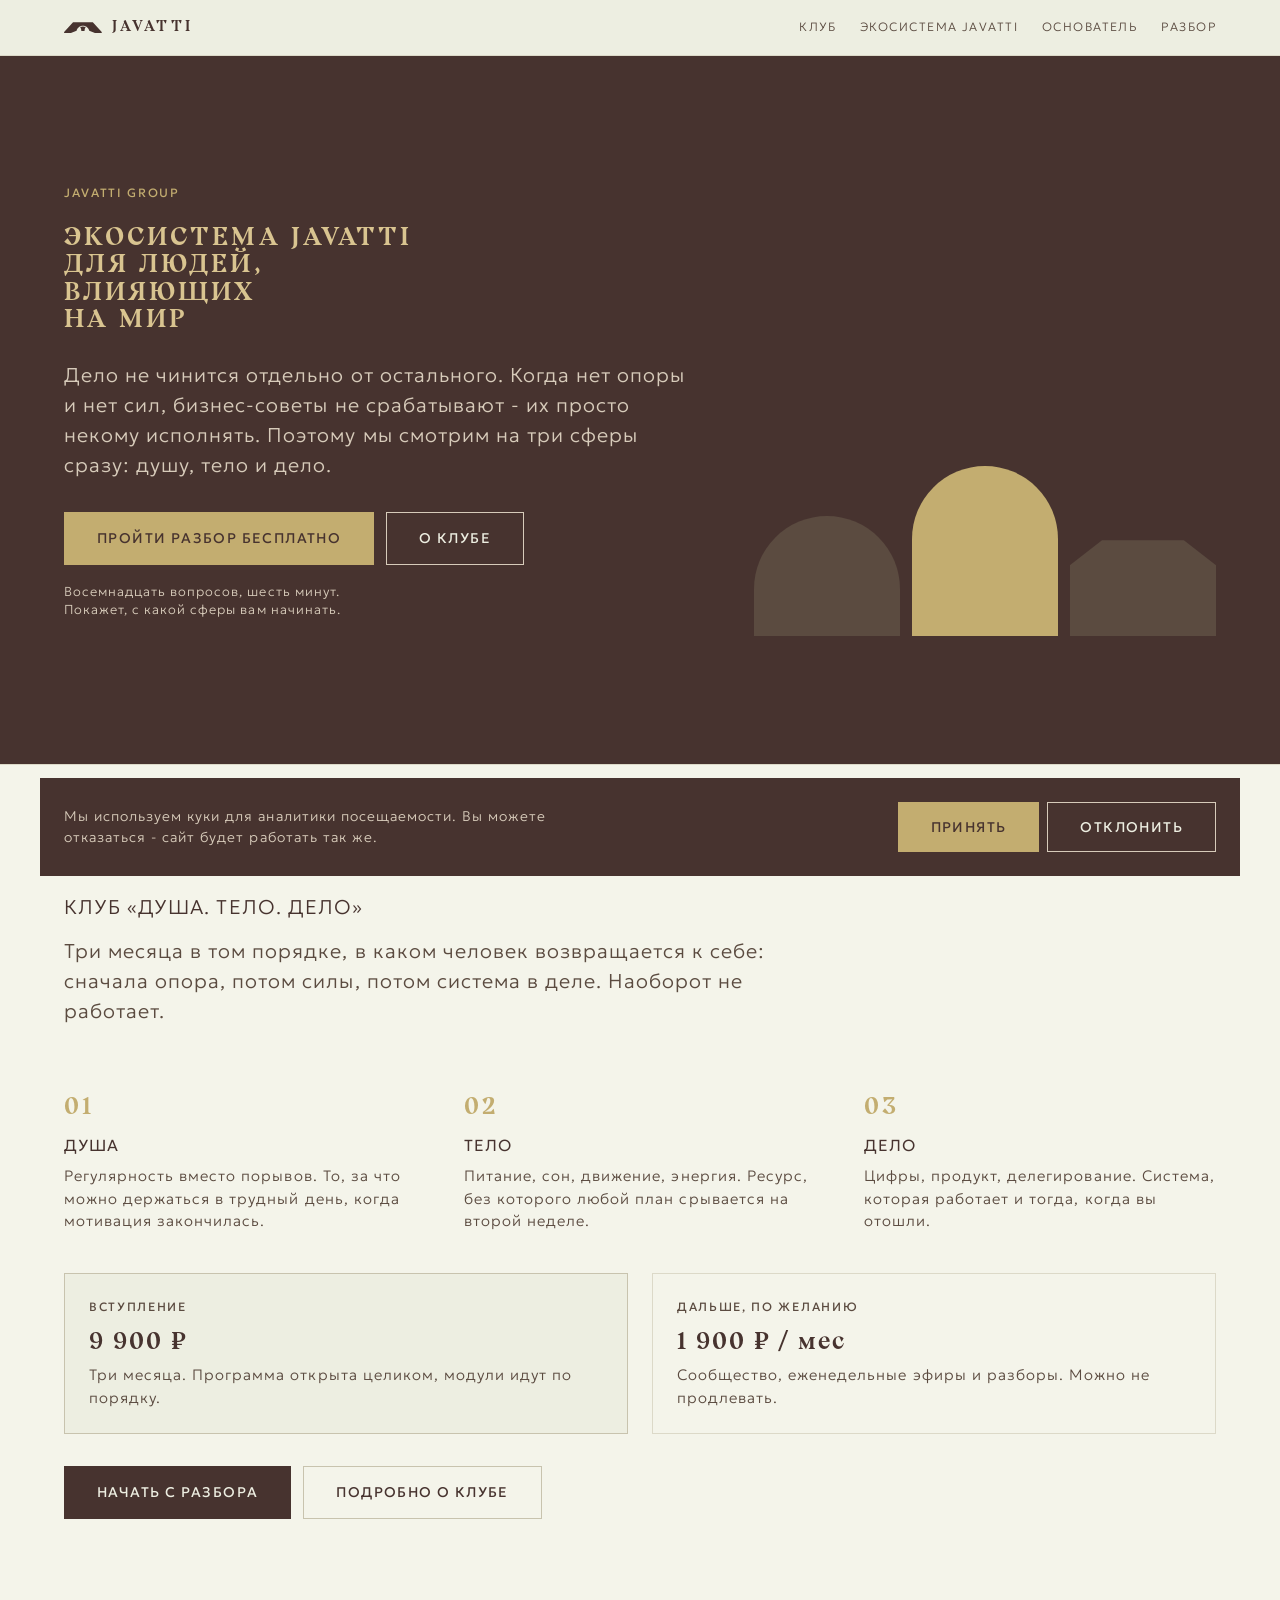
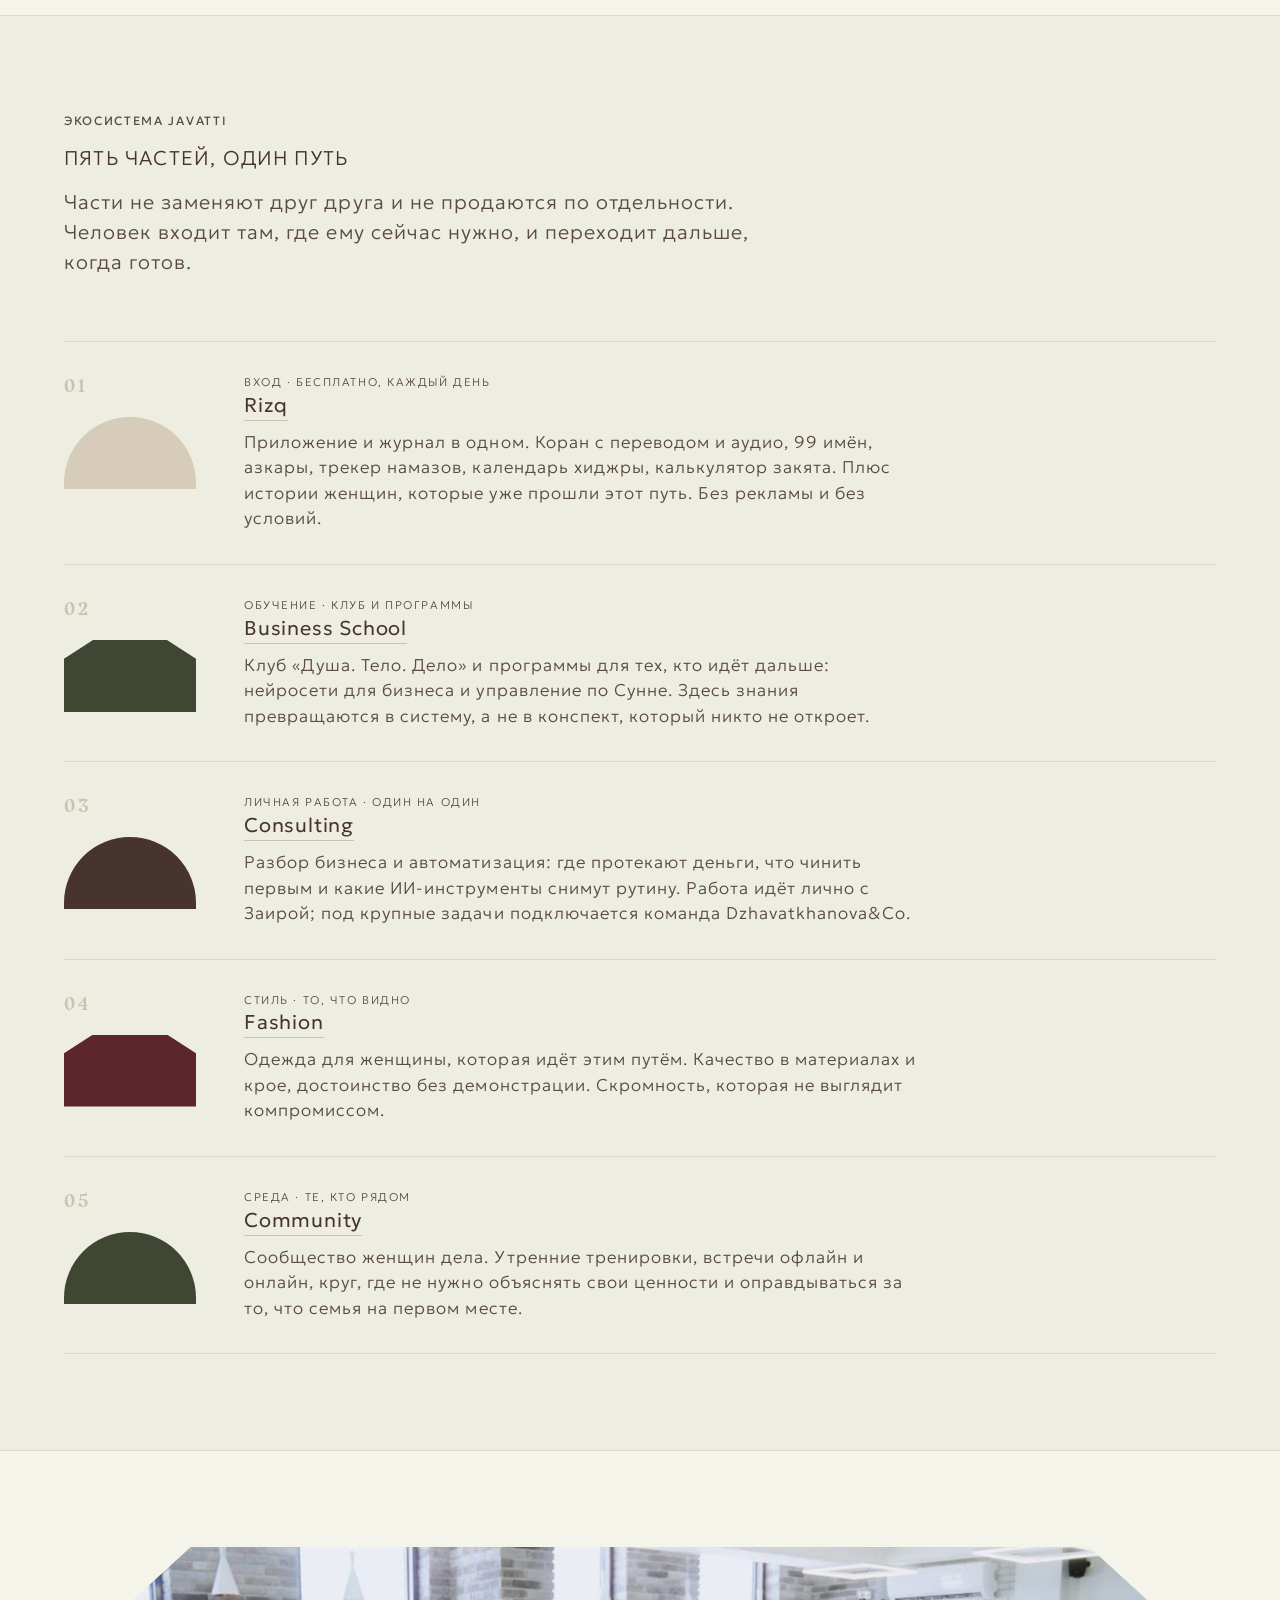
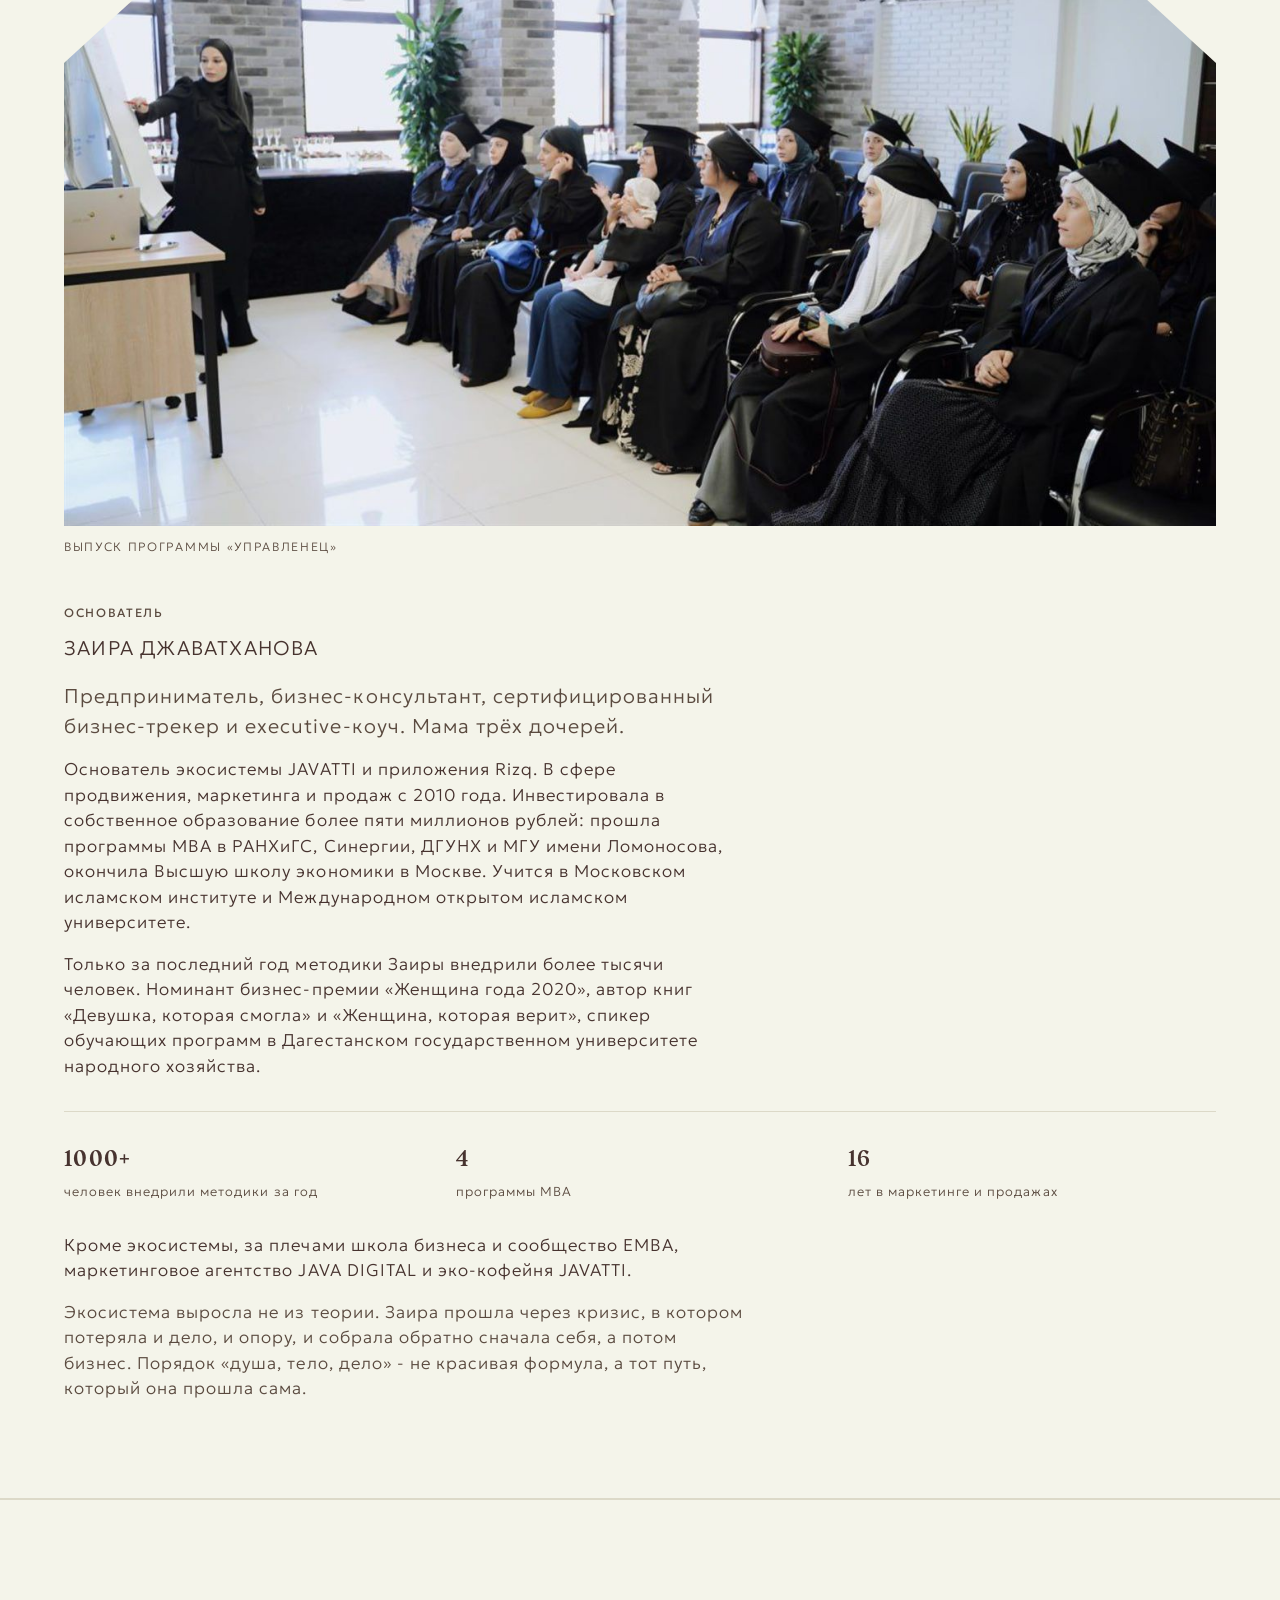
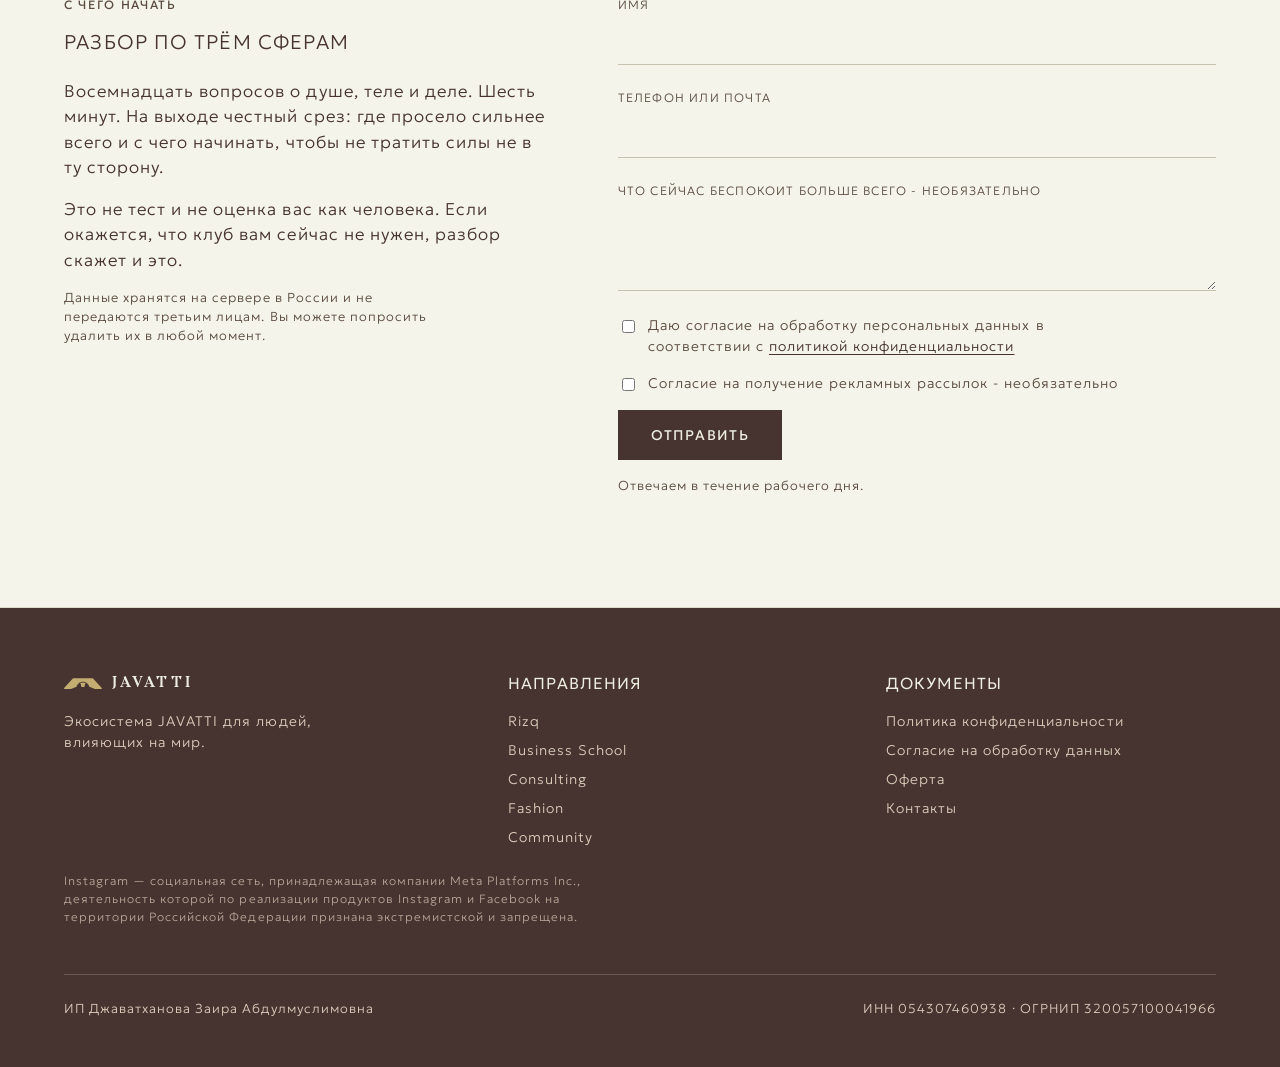
<file: index.html>
<!doctype html>
<html lang="ru">
<head>
<meta charset="utf-8">
<meta name="viewport" content="width=device-width,initial-scale=1">
<title>JAVATTI GROUP - экосистема для людей, влияющих на мир</title>
<meta name="description" content="JAVATTI GROUP: приложение Rizq, школа бизнеса, консалтинг с автоматизацией, бренд одежды и сообщество. Начните с бесплатного разбора по трём сферам.">
<link rel="preconnect" href="https://fonts.googleapis.com">
<link rel="preconnect" href="https://fonts.gstatic.com" crossorigin>
<link rel="stylesheet" href="https://fonts.googleapis.com/css2?family=Geologica:wght@200;300;400&display=swap">
<link rel="stylesheet" href="assets/style.css">
</head>
<body>

<header class="site-head">
  <div class="wrap">
    <a class="brand" href="index.html">
      <svg viewBox="76 62 132 40" role="img" aria-label="JAVATTI"><path fill="#47332F" d="M176.113,62.595h-68.762L76.267,96.393v5.411h19.675l23.734-9.013c2.186-10.173,11.229-17.799,22.056-17.799c10.826,0,19.87,7.626,22.056,17.799l23.734,9.013h19.676v-5.411L176.113,62.595z"/><path fill="#47332F" d="M136.117,93.557c0.03-0.443,0.045-0.888,0.045-1.328c0-4.271-1.401-8.449-3.962-11.859c2.895-1.612,6.174-2.461,9.533-2.461c3.36,0,6.638,0.849,9.534,2.461c-2.561,3.41-3.962,7.588-3.962,11.859c0,0.441,0.015,0.885,0.045,1.328H136.117z"/></svg>
      <span class="name">Javatti</span>
    </a>
    <nav class="site-nav" aria-label="Основная навигация">
      <a href="#club">Клуб</a>
      <a href="#eco">Экосистема JAVATTI</a>
      <a href="#founder">Основатель</a>
      <a href="#start">Разбор</a>
    </nav>
  </div>
</header>

<main>

<section class="hero">
  <div class="wrap">
    <div class="hero-inner">
      <div>
        <p class="eyebrow">Javatti Group</p>
        <h1>Экосистема JAVATTI<br>для людей,<br>влияющих<br>на мир</h1>
        <p class="lead">
          Дело не чинится отдельно от остального. Когда нет опоры и нет сил,
          бизнес-советы не срабатывают - их просто некому исполнять.
          Поэтому мы смотрим на три сферы сразу: душу, тело и дело.
        </p>
        <div style="display:flex;gap:12px;flex-wrap:wrap;margin-top:32px">
          <a class="btn btn-primary" href="#start">Пройти разбор бесплатно</a>
          <a class="btn btn-ghost" href="#club">О клубе</a>
        </div>
        <p class="caption" style="color:var(--tapioca);margin-top:18px;max-width:38ch">
          Восемнадцать вопросов, шесть минут. Покажет, с какой сферы вам начинать.
        </p>
      </div>
      <div class="hero-arches" aria-hidden="true">
        <span class="arch-round"></span>
        <span class="arch-round"></span>
        <span class="arch-bridge"></span>
      </div>
    </div>
  </div>
</section>

<section id="club" style="background:var(--surface);border-top:1px solid var(--line);border-bottom:1px solid var(--line)">
  <div class="wrap">
    <div class="sec-head">
      <p class="eyebrow">Основное</p>
      <h3>Клуб «Душа. Тело. Дело»</h3>
      <p class="lead" style="margin:0">
        Три месяца в том порядке, в каком человек возвращается к себе:
        сначала опора, потом силы, потом система в деле. Наоборот не работает.
      </p>
    </div>

    <div class="principles" style="margin-bottom:40px">
      <div class="principle">
        <span class="num">01</span>
        <h4>Душа</h4>
        <p>Регулярность вместо порывов. То, за что можно держаться в трудный день, когда мотивация закончилась.</p>
      </div>
      <div class="principle">
        <span class="num">02</span>
        <h4>Тело</h4>
        <p>Питание, сон, движение, энергия. Ресурс, без которого любой план срывается на второй неделе.</p>
      </div>
      <div class="principle">
        <span class="num">03</span>
        <h4>Дело</h4>
        <p>Цифры, продукт, делегирование. Система, которая работает и тогда, когда вы отошли.</p>
      </div>
    </div>

    <div class="club-price">
      <div class="pc pc-main">
        <p class="eyebrow" style="margin-bottom:6px">Вступление</p>
        <p class="pc-num">9 900 ₽</p>
        <p class="pc-note">Три месяца. Программа открыта целиком, модули идут по порядку.</p>
      </div>
      <div class="pc">
        <p class="eyebrow" style="margin-bottom:6px">Дальше, по желанию</p>
        <p class="pc-num">1 900 ₽ / мес</p>
        <p class="pc-note">Сообщество, еженедельные эфиры и разборы. Можно не продлевать.</p>
      </div>
    </div>

    <div style="display:flex;gap:12px;flex-wrap:wrap;margin-top:var(--sp-lg)">
      <a class="btn btn-dark" href="#start">Начать с разбора</a>
      <a class="btn btn-outline" href="https://lavry-emba.ru/dtd" target="_blank" rel="noopener">Подробно о клубе</a>
    </div>
  </div>
</section>

<section id="eco">
  <div class="wrap">
    <div class="sec-head">
      <p class="eyebrow">Экосистема JAVATTI</p>
      <h3>Пять частей, один путь</h3>
      <p class="lead" style="margin:0">
        Части не заменяют друг друга и не продаются по отдельности.
        Человек входит там, где ему сейчас нужно, и переходит дальше, когда готов.
      </p>
    </div>

    <ol class="steps">

      <li class="step-row">
        <div class="step-mark"><span class="step-n">01</span><span class="step-arch arch-round" aria-hidden="true"></span></div>
        <div class="step-body">
          <p class="step-role">Вход · бесплатно, каждый день</p>
          <h4><a href="rizq.html">Rizq</a></h4>
          <p>Приложение и журнал в одном. Коран с переводом и аудио, 99 имён, азкары, трекер намазов, календарь хиджры, калькулятор закята. Плюс истории женщин, которые уже прошли этот путь. Без рекламы и без условий.</p>
        </div>
      </li>

      <li class="step-row">
        <div class="step-mark"><span class="step-n">02</span><span class="step-arch arch-bridge dev" aria-hidden="true"></span></div>
        <div class="step-body">
          <p class="step-role">Обучение · клуб и программы</p>
          <h4><a href="business-school.html">Business School</a></h4>
          <p>Клуб «Душа. Тело. Дело» и программы для тех, кто идёт дальше: нейросети для бизнеса и управление по Сунне. Здесь знания превращаются в систему, а не в конспект, который никто не откроет.</p>
        </div>
      </li>

      <li class="step-row">
        <div class="step-mark"><span class="step-n">03</span><span class="step-arch arch-round biz" aria-hidden="true"></span></div>
        <div class="step-body">
          <p class="step-role">Личная работа · один на один</p>
          <h4><a href="consulting.html">Consulting</a></h4>
          <p>Разбор бизнеса и автоматизация: где протекают деньги, что чинить первым и какие ИИ-инструменты снимут рутину. Работа идёт лично с Заирой; под крупные задачи подключается команда Dzhavatkhanova&amp;Co.</p>
        </div>
      </li>

      <li class="step-row">
        <div class="step-mark"><span class="step-n">04</span><span class="step-arch arch-bridge mode" aria-hidden="true"></span></div>
        <div class="step-body">
          <p class="step-role">Стиль · то, что видно</p>
          <h4><a href="fashion.html">Fashion</a></h4>
          <p>Одежда для женщины, которая идёт этим путём. Качество в материалах и крое, достоинство без демонстрации. Скромность, которая не выглядит компромиссом.</p>
        </div>
      </li>

      <li class="step-row">
        <div class="step-mark"><span class="step-n">05</span><span class="step-arch arch-round dev" aria-hidden="true"></span></div>
        <div class="step-body">
          <p class="step-role">Среда · те, кто рядом</p>
          <h4><a href="community.html">Community</a></h4>
          <p>Сообщество женщин дела. Утренние тренировки, встречи офлайн и онлайн, круг, где не нужно объяснять свои ценности и оправдываться за то, что семья на первом месте.</p>
        </div>
      </li>

    </ol>
  </div>
</section>

<section id="founder" style="background:var(--surface);border-top:1px solid var(--line);border-bottom:1px solid var(--line)">
  <div class="wrap">
    <div class="founder">
      <figure class="founder-portrait">
        <img src="assets/zaira-teaching.jpg" alt="Заира Джаватханова ведёт занятие для выпускниц программы" loading="lazy" width="1400" height="704">
        <figcaption>Выпуск программы «Управленец»</figcaption>
      </figure>
      <div>
        <p class="eyebrow">Основатель</p>
        <h3 style="margin:14px 0 20px">Заира Джаватханова</h3>
        <p class="lead" style="max-width:48ch">
          Предприниматель, бизнес-консультант, сертифицированный бизнес-трекер
          и executive-коуч. Мама трёх дочерей.
        </p>
        <p>
          Основатель экосистемы JAVATTI и приложения Rizq. В сфере продвижения,
          маркетинга и продаж с 2010 года. Инвестировала в собственное образование
          более пяти миллионов рублей: прошла программы MBA в РАНХиГС, Синергии,
          ДГУНХ и МГУ имени Ломоносова, окончила Высшую школу экономики в Москве.
          Учится в Московском исламском институте и Международном открытом
          исламском университете.
        </p>
        <p>
          Только за последний год методики Заиры внедрили более тысячи человек.
          Номинант бизнес-премии «Женщина года 2020», автор книг «Девушка, которая смогла»
          и «Женщина, которая верит», спикер обучающих программ в Дагестанском
          государственном университете народного хозяйства.
        </p>

        <div class="founder-facts">
          <div><span class="ff-n">1000+</span><span class="ff-t">человек внедрили методики за год</span></div>
          <div><span class="ff-n">4</span><span class="ff-t">программы MBA</span></div>
          <div><span class="ff-n">16</span><span class="ff-t">лет в маркетинге и продажах</span></div>
        </div>

        <p style="margin-top:var(--sp-lg)">
          Кроме экосистемы, за плечами школа бизнеса и сообщество EMBA,
          маркетинговое агентство JAVA DIGITAL и эко-кофейня JAVATTI.
        </p>
        <p style="margin-bottom:0;color:var(--raindrum)">
          Экосистема выросла не из теории. Заира прошла через кризис, в котором
          потеряла и дело, и опору, и собрала обратно сначала себя, а потом бизнес.
          Порядок «душа, тело, дело» - не красивая формула, а тот путь,
          который она прошла сама.
        </p>
      </div>
    </div>
  </div>
</section>

<section class="form-band" id="start">
  <div class="wrap">
    <div class="form-grid">
      <div>
        <p class="eyebrow">С чего начать</p>
        <h3 style="margin:16px 0 24px">Разбор по трём сферам</h3>
        <p>
          Восемнадцать вопросов о душе, теле и деле. Шесть минут.
          На выходе честный срез: где просело сильнее всего и с чего начинать,
          чтобы не тратить силы не в ту сторону.
        </p>
        <p>
          Это не тест и не оценка вас как человека. Если окажется, что клуб
          вам сейчас не нужен, разбор скажет и это.
        </p>
        <p class="caption" style="max-width:44ch">
          Данные хранятся на сервере в России и не передаются третьим лицам.
          Вы можете попросить удалить их в любой момент.
        </p>
      </div>

      <form id="leadForm" novalidate>
        <div class="field" id="f-name">
          <label for="name">Имя</label>
          <input id="name" name="name" type="text" autocomplete="name" required>
          <span class="err">Напишите, как к вам обращаться - не меньше двух букв</span>
        </div>

        <div class="field" id="f-contact">
          <label for="contact">Телефон или почта</label>
          <input id="contact" name="contact" type="text" autocomplete="tel" required>
          <span class="err">Нужен рабочий телефон или почта, иначе мы не сможем ответить</span>
        </div>

        <div class="field" id="f-comment">
          <label for="comment">Что сейчас беспокоит больше всего - необязательно</label>
          <textarea id="comment" name="comment" rows="3"></textarea>
        </div>

        <label class="consent" for="c-pd">
          <input type="checkbox" id="c-pd" name="consent_pd" required>
          <span>Даю согласие на обработку персональных данных в соответствии с <a href="privacy.html">политикой конфиденциальности</a></span>
        </label>

        <label class="consent" for="c-ads">
          <input type="checkbox" id="c-ads" name="consent_ads">
          <span>Согласие на получение рекламных рассылок - необязательно</span>
        </label>

        <button class="btn btn-dark" type="submit">Отправить</button>
        <p class="form-status" id="formStatus" role="status"></p>
        <p class="form-note">Отвечаем в течение рабочего дня.</p>
      </form>
    </div>
  </div>
</section>

</main>

<footer class="site-foot">
  <div class="wrap">
    <div class="foot-grid">
      <div>
        <a class="brand" href="index.html" style="color:var(--cannoli)">
          <svg viewBox="76 62 132 40" role="img" aria-label="JAVATTI"><path fill="#C3AD70" d="M176.113,62.595h-68.762L76.267,96.393v5.411h19.675l23.734-9.013c2.186-10.173,11.229-17.799,22.056-17.799c10.826,0,19.87,7.626,22.056,17.799l23.734,9.013h19.676v-5.411L176.113,62.595z"/><path fill="#C3AD70" d="M136.117,93.557c0.03-0.443,0.045-0.888,0.045-1.328c0-4.271-1.401-8.449-3.962-11.859c2.895-1.612,6.174-2.461,9.533-2.461c3.36,0,6.638,0.849,9.534,2.461c-2.561,3.41-3.962,7.588-3.962,11.859c0,0.441,0.015,0.885,0.045,1.328H136.117z"/></svg>
          <span class="name">Javatti</span>
        </a>
        <p style="margin-top:16px;font-size:.875rem;max-width:34ch">Экосистема JAVATTI для людей, влияющих на мир.</p>
      </div>
      <div>
        <h4>Направления</h4>
        <div class="foot-links">
          <a href="rizq.html">Rizq</a>
          <a href="business-school.html">Business School</a>
          <a href="consulting.html">Consulting</a>
          <a href="fashion.html">Fashion</a>
          <a href="community.html">Community</a>
        </div>
      </div>
      <div>
        <h4>Документы</h4>
        <div class="foot-links">
          <a href="privacy.html">Политика конфиденциальности</a>
          <a href="consent.html">Согласие на обработку данных</a>
          <a href="offer.html">Оферта</a>
          <a href="contacts.html">Контакты</a>
        </div>
      </div>
    </div>
    <p class="foot-disclaimer">Instagram — социальная сеть, принадлежащая компании Meta Platforms Inc., деятельность которой по реализации продуктов Instagram и Facebook на территории Российской Федерации признана экстремистской и запрещена.</p><div class="foot-bottom">
      <span>ИП Джаватханова Заира Абдулмуслимовна</span>
      <span>ИНН 054307460938 · ОГРНИП 320057100041966</span>
    </div>
  </div>
</footer>

<div class="cookie hidden" id="cookieBar" role="region" aria-label="Использование куки">
  <p>Мы используем куки для аналитики посещаемости. Вы можете отказаться - сайт будет работать так же.</p>
  <div class="acts">
    <button class="btn btn-primary" id="ckAccept" type="button">Принять</button>
    <button class="btn btn-ghost" id="ckDecline" type="button">Отклонить</button>
  </div>
</div>

<script>
(function(){
  var bar=document.getElementById('cookieBar');
  var choice=null;
  try{ choice=localStorage.getItem('javatti_cookie'); }catch(e){}
  if(!choice){ bar.classList.remove('hidden'); }
  function set(v){
    try{ localStorage.setItem('javatti_cookie',v); }catch(e){}
    bar.classList.add('hidden');
    if(v==='accept'){ /* Яндекс Метрика подключается здесь, только после согласия */ }
  }
  document.getElementById('ckAccept').onclick=function(){ set('accept'); };
  document.getElementById('ckDecline').onclick=function(){ set('decline'); };
})();

/* Проверка формы в браузере - это удобство для человека.
   Настоящая проверка идёт на сервере: браузерную легко обойти. */
(function(){
  var form=document.getElementById('leadForm');
  var status=document.getElementById('formStatus');
  if(!form) return;

  function mark(id,bad){
    var el=document.getElementById(id);
    if(bad) el.classList.add('invalid'); else el.classList.remove('invalid');
    return !bad;
  }
  function looksLikeJunk(s){
    var t=(s||'').trim();
    if(t.length<2) return true;
    if(!/[а-яёa-z]/i.test(t)) return true;
    if(/(.)\1{4,}/.test(t)) return true;
    if(/^[qwertyasdfghzxcvb]{6,}$/i.test(t)) return true;
    return false;
  }
  function validContact(s){
    var t=(s||'').trim();
    var digits=t.replace(/\D/g,'');
    var isPhone=digits.length>=10 && digits.length<=15;
    var isMail=/^[^\s@]+@[^\s@]+\.[a-zа-я]{2,}$/i.test(t);
    return isPhone||isMail;
  }

  form.addEventListener('submit',function(e){
    e.preventDefault();
    status.className='form-status';
    status.textContent='';
    var ok=true;
    ok=mark('f-name', looksLikeJunk(document.getElementById('name').value)) && ok;
    ok=mark('f-contact', !validContact(document.getElementById('contact').value)) && ok;
    if(!document.getElementById('c-pd').checked){
      status.className='form-status bad';
      status.textContent='Без согласия на обработку персональных данных мы не можем принять заявку.';
      ok=false;
    }
    if(!ok){
      if(!status.textContent){
        status.className='form-status bad';
        status.textContent='Проверьте отмеченные поля - что-то заполнено не полностью.';
      }
      return;
    }
    status.className='form-status ok';
    status.textContent='Форма заполнена верно. Отправка подключается на этапе деплоя - бэкенд ещё не поднят.';
  });
})();
</script>

</body>
</html>
</file>
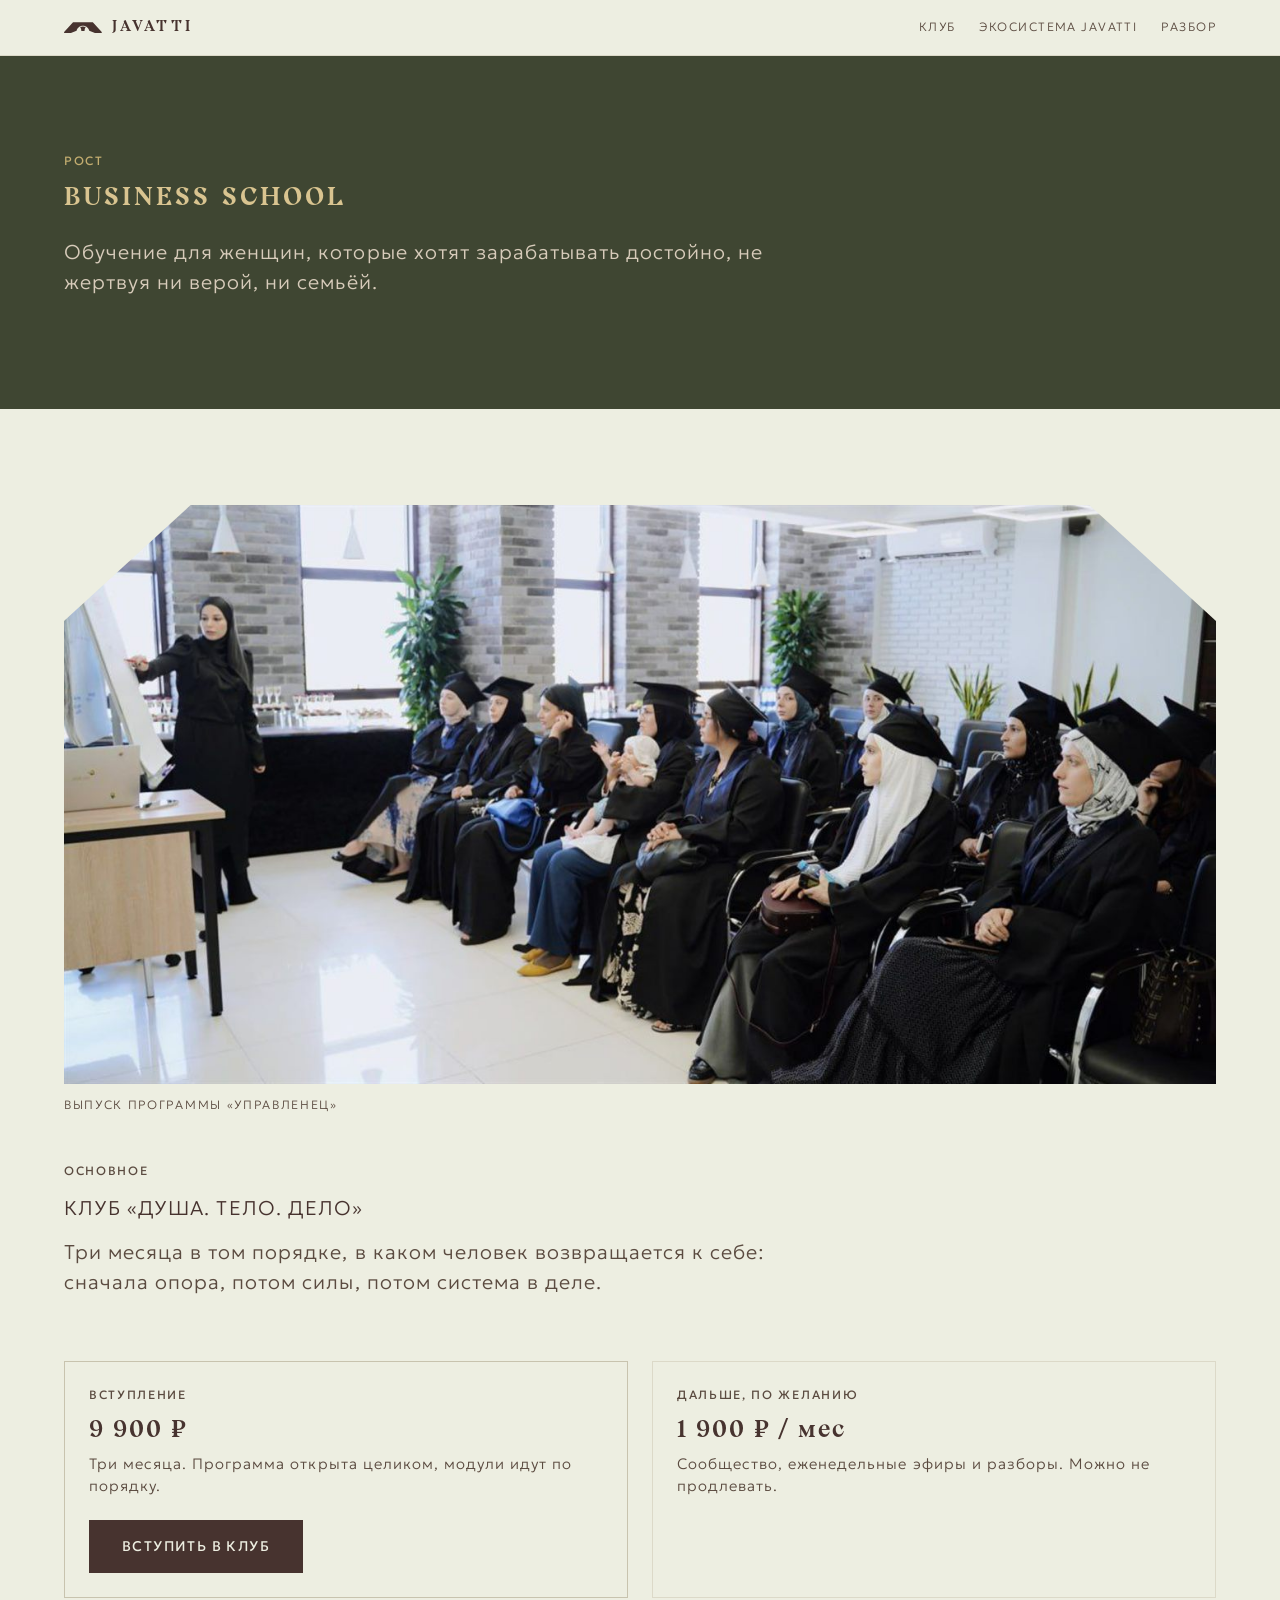
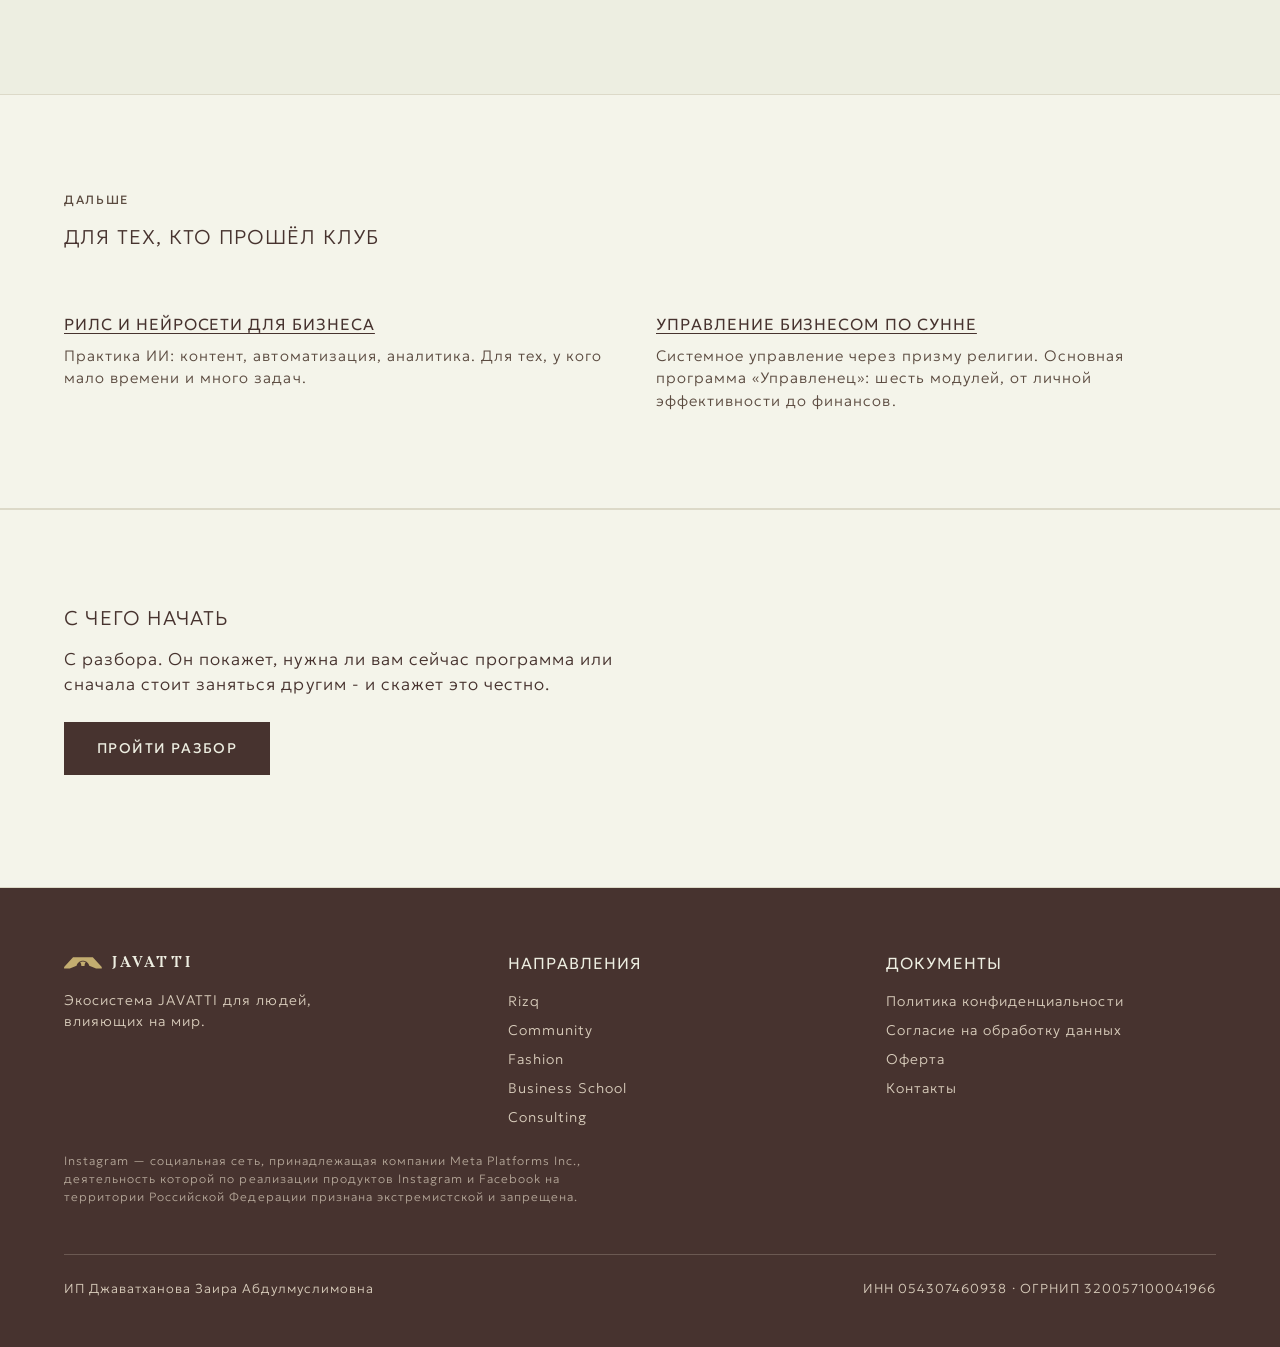
<file: business-school.html>
<!doctype html>
<html lang="ru">
<head>
<meta charset="utf-8">
<meta name="viewport" content="width=device-width,initial-scale=1">
<title>Business School - клуб и программы JAVATTI</title>
<meta name="description" content="Клуб «Душа. Тело. Дело» и программы для предпринимателей: нейросети для бизнеса и управление по Сунне.">
<link rel="preconnect" href="https://fonts.googleapis.com">
<link rel="preconnect" href="https://fonts.gstatic.com" crossorigin>
<link rel="stylesheet" href="https://fonts.googleapis.com/css2?family=Geologica:wght@200;300;400&display=swap">
<link rel="stylesheet" href="assets/style.css">
</head>
<body>

<header class="site-head"><div class="wrap"><a class="brand" href="index.html"><svg viewBox="76 62 132 40" role="img" aria-label="JAVATTI"><path fill="#47332F" d="M176.113,62.595h-68.762L76.267,96.393v5.411h19.675l23.734-9.013c2.186-10.173,11.229-17.799,22.056-17.799c10.826,0,19.87,7.626,22.056,17.799l23.734,9.013h19.676v-5.411L176.113,62.595z"/><path fill="#47332F" d="M136.117,93.557c0.03-0.443,0.045-0.888,0.045-1.328c0-4.271-1.401-8.449-3.962-11.859c2.895-1.612,6.174-2.461,9.533-2.461c3.36,0,6.638,0.849,9.534,2.461c-2.561,3.41-3.962,7.588-3.962,11.859c0,0.441,0.015,0.885,0.045,1.328H136.117z"/></svg><span class="name">Javatti</span></a><nav class="site-nav" aria-label="Основная навигация"><a href="index.html#club">Клуб</a><a href="index.html#eco">Экосистема JAVATTI</a><a href="index.html#start">Разбор</a></nav></div></header>

<main>
<section class="page-hero dev"><div class="wrap">
<p class="eyebrow">Рост</p>
<h1>Business School</h1>
<p class="lead">Обучение для женщин, которые хотят зарабатывать достойно, не жертвуя ни верой, ни семьёй.</p>
</div></section>

<section><div class="wrap">
<figure class="founder-portrait" style="margin:0 0 var(--sp-xl)"><img src="assets/zaira-teaching.jpg" alt="Заира Джаватханова ведёт занятие для выпускниц программы" loading="lazy" width="1400" height="704"><figcaption>Выпуск программы «Управленец»</figcaption></figure>
<div class="sec-head"><p class="eyebrow">Основное</p><h3>Клуб «Душа. Тело. Дело»</h3>
<p class="lead" style="margin:0">Три месяца в том порядке, в каком человек возвращается к себе: сначала опора, потом силы, потом система в деле.</p></div>
<div class="club-price">
<div class="pc pc-main"><p class="eyebrow" style="margin-bottom:6px">Вступление</p><p class="pc-num">9 900 ₽</p><p class="pc-note">Три месяца. Программа открыта целиком, модули идут по порядку.</p><p style="margin:14px 0 0"><a class="btn btn-dark" href="https://lavry-emba.ru/dtd" target="_blank" rel="noopener">Вступить в клуб</a></p></div>
<div class="pc"><p class="eyebrow" style="margin-bottom:6px">Дальше, по желанию</p><p class="pc-num">1 900 ₽ / мес</p><p class="pc-note">Сообщество, еженедельные эфиры и разборы. Можно не продлевать.</p></div>
</div>
</div></section>

<section style="background:var(--surface);border-top:1px solid var(--line);border-bottom:1px solid var(--line)"><div class="wrap">
<div class="sec-head"><p class="eyebrow">Дальше</p><h3>Для тех, кто прошёл клуб</h3></div>
<div class="feat">
<div><h4><a href="https://lavry-emba.ru/mini" target="_blank" rel="noopener">Рилс и нейросети для бизнеса</a></h4><p>Практика ИИ: контент, автоматизация, аналитика. Для тех, у кого мало времени и много задач.</p></div>
<div><h4><a href="https://upravlenets-emba.ru/" target="_blank" rel="noopener">Управление бизнесом по Сунне</a></h4><p>Системное управление через призму религии. Основная программа «Управленец»: шесть модулей, от личной эффективности до финансов.</p></div>
</div>
</div></section>

<section class="cta-band"><div class="wrap">
<h3 style="margin-bottom:16px">С чего начать</h3>
<p style="max-width:56ch">С разбора. Он покажет, нужна ли вам сейчас программа или сначала стоит заняться другим - и скажет это честно.</p>
<p style="margin-top:24px"><a class="btn btn-dark" href="index.html#start">Пройти разбор</a></p>
</div></section>
</main>

<footer class="site-foot"><div class="wrap"><div class="foot-grid"><div><a class="brand" href="index.html" style="color:var(--cannoli)"><svg viewBox="76 62 132 40" role="img" aria-label="JAVATTI"><path fill="#C3AD70" d="M176.113,62.595h-68.762L76.267,96.393v5.411h19.675l23.734-9.013c2.186-10.173,11.229-17.799,22.056-17.799c10.826,0,19.87,7.626,22.056,17.799l23.734,9.013h19.676v-5.411L176.113,62.595z"/><path fill="#C3AD70" d="M136.117,93.557c0.03-0.443,0.045-0.888,0.045-1.328c0-4.271-1.401-8.449-3.962-11.859c2.895-1.612,6.174-2.461,9.533-2.461c3.36,0,6.638,0.849,9.534,2.461c-2.561,3.41-3.962,7.588-3.962,11.859c0,0.441,0.015,0.885,0.045,1.328H136.117z"/></svg><span class="name">Javatti</span></a><p style="margin-top:16px;font-size:.875rem;max-width:34ch">Экосистема JAVATTI для людей, влияющих на мир.</p></div><div><h4>Направления</h4><div class="foot-links"><a href="rizq.html">Rizq</a><a href="community.html">Community</a><a href="fashion.html">Fashion</a><a href="business-school.html">Business School</a><a href="consulting.html">Consulting</a></div></div><div><h4>Документы</h4><div class="foot-links"><a href="privacy.html">Политика конфиденциальности</a><a href="consent.html">Согласие на обработку данных</a><a href="offer.html">Оферта</a><a href="contacts.html">Контакты</a></div></div></div><p class="foot-disclaimer">Instagram — социальная сеть, принадлежащая компании Meta Platforms Inc., деятельность которой по реализации продуктов Instagram и Facebook на территории Российской Федерации признана экстремистской и запрещена.</p><div class="foot-bottom"><span>ИП Джаватханова Заира Абдулмуслимовна</span><span>ИНН 054307460938 · ОГРНИП 320057100041966</span></div></div></footer>

</body>
</html>
</file>
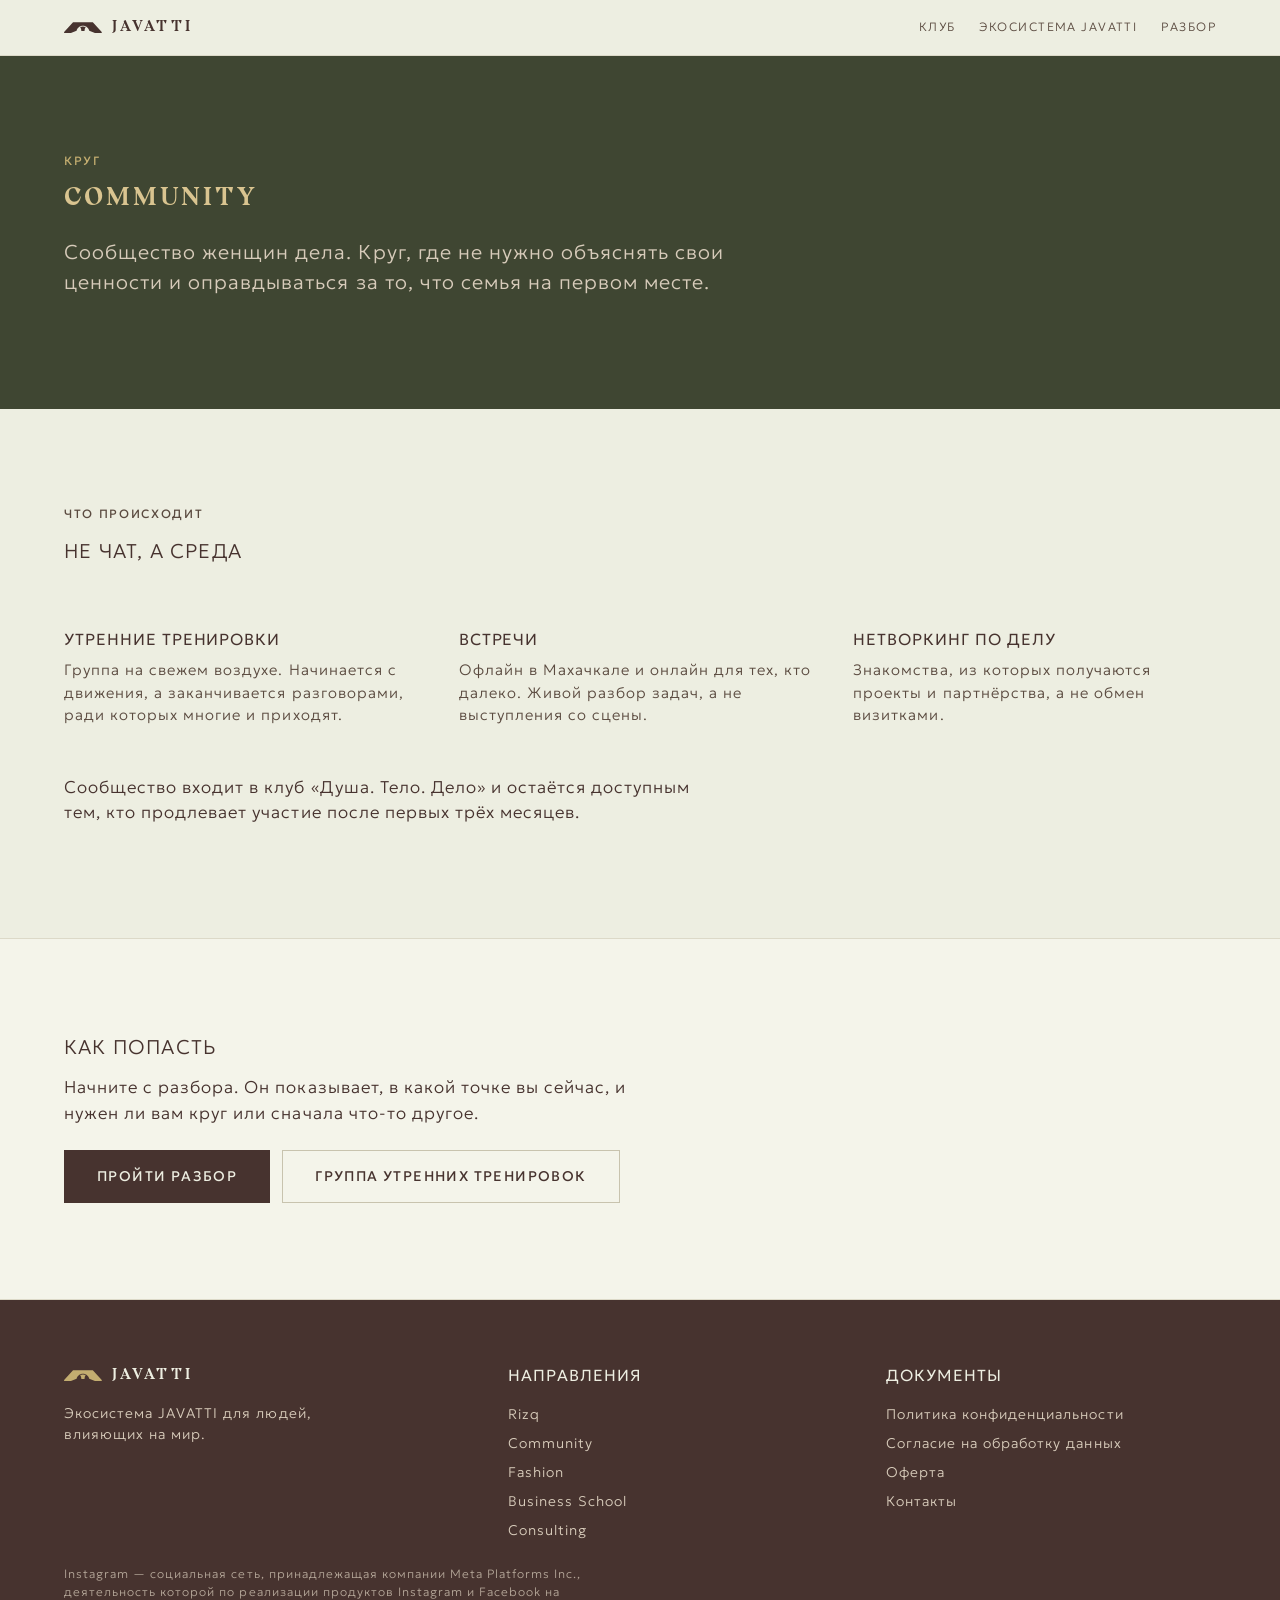
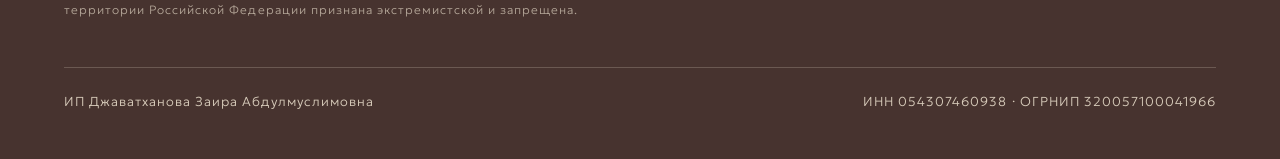
<file: community.html>
<!doctype html>
<html lang="ru">
<head>
<meta charset="utf-8">
<meta name="viewport" content="width=device-width,initial-scale=1">
<title>Community - сообщество JAVATTI</title>
<meta name="description" content="Сообщество женщин дела: утренние тренировки, встречи офлайн и онлайн.">
<link rel="preconnect" href="https://fonts.googleapis.com">
<link rel="preconnect" href="https://fonts.gstatic.com" crossorigin>
<link rel="stylesheet" href="https://fonts.googleapis.com/css2?family=Geologica:wght@200;300;400&display=swap">
<link rel="stylesheet" href="assets/style.css">
</head>
<body>

<header class="site-head"><div class="wrap"><a class="brand" href="index.html"><svg viewBox="76 62 132 40" role="img" aria-label="JAVATTI"><path fill="#47332F" d="M176.113,62.595h-68.762L76.267,96.393v5.411h19.675l23.734-9.013c2.186-10.173,11.229-17.799,22.056-17.799c10.826,0,19.87,7.626,22.056,17.799l23.734,9.013h19.676v-5.411L176.113,62.595z"/><path fill="#47332F" d="M136.117,93.557c0.03-0.443,0.045-0.888,0.045-1.328c0-4.271-1.401-8.449-3.962-11.859c2.895-1.612,6.174-2.461,9.533-2.461c3.36,0,6.638,0.849,9.534,2.461c-2.561,3.41-3.962,7.588-3.962,11.859c0,0.441,0.015,0.885,0.045,1.328H136.117z"/></svg><span class="name">Javatti</span></a><nav class="site-nav" aria-label="Основная навигация"><a href="index.html#club">Клуб</a><a href="index.html#eco">Экосистема JAVATTI</a><a href="index.html#start">Разбор</a></nav></div></header>

<main>
<section class="page-hero dev"><div class="wrap">
<p class="eyebrow">Круг</p>
<h1>Community</h1>
<p class="lead">Сообщество женщин дела. Круг, где не нужно объяснять свои ценности и оправдываться за то, что семья на первом месте.</p>
</div></section>

<section><div class="wrap">
<div class="sec-head"><p class="eyebrow">Что происходит</p><h3>Не чат, а среда</h3></div>
<div class="feat">
<div><h4>Утренние тренировки</h4><p>Группа на свежем воздухе. Начинается с движения, а заканчивается разговорами, ради которых многие и приходят.</p></div>
<div><h4>Встречи</h4><p>Офлайн в Махачкале и онлайн для тех, кто далеко. Живой разбор задач, а не выступления со сцены.</p></div>
<div><h4>Нетворкинг по делу</h4><p>Знакомства, из которых получаются проекты и партнёрства, а не обмен визитками.</p></div>
</div>
<p style="margin-top:var(--sp-xl);max-width:60ch">Сообщество входит в клуб «Душа. Тело. Дело» и остаётся доступным тем, кто продлевает участие после первых трёх месяцев.</p>
</div></section>

<section class="cta-band"><div class="wrap">
<h3 style="margin-bottom:16px">Как попасть</h3>
<p style="max-width:56ch">Начните с разбора. Он показывает, в какой точке вы сейчас, и нужен ли вам круг или сначала что-то другое.</p>
<div style="display:flex;gap:12px;flex-wrap:wrap;margin-top:24px">
<a class="btn btn-dark" href="index.html#start">Пройти разбор</a>
<a class="btn btn-outline" href="https://chat.whatsapp.com/EDYMs1qXJSWLNGSbYyIgUT?mode=gi_t" target="_blank" rel="noopener">Группа утренних тренировок</a>
</div>
</div></section>
</main>

<footer class="site-foot"><div class="wrap"><div class="foot-grid"><div><a class="brand" href="index.html" style="color:var(--cannoli)"><svg viewBox="76 62 132 40" role="img" aria-label="JAVATTI"><path fill="#C3AD70" d="M176.113,62.595h-68.762L76.267,96.393v5.411h19.675l23.734-9.013c2.186-10.173,11.229-17.799,22.056-17.799c10.826,0,19.87,7.626,22.056,17.799l23.734,9.013h19.676v-5.411L176.113,62.595z"/><path fill="#C3AD70" d="M136.117,93.557c0.03-0.443,0.045-0.888,0.045-1.328c0-4.271-1.401-8.449-3.962-11.859c2.895-1.612,6.174-2.461,9.533-2.461c3.36,0,6.638,0.849,9.534,2.461c-2.561,3.41-3.962,7.588-3.962,11.859c0,0.441,0.015,0.885,0.045,1.328H136.117z"/></svg><span class="name">Javatti</span></a><p style="margin-top:16px;font-size:.875rem;max-width:34ch">Экосистема JAVATTI для людей, влияющих на мир.</p></div><div><h4>Направления</h4><div class="foot-links"><a href="rizq.html">Rizq</a><a href="community.html">Community</a><a href="fashion.html">Fashion</a><a href="business-school.html">Business School</a><a href="consulting.html">Consulting</a></div></div><div><h4>Документы</h4><div class="foot-links"><a href="privacy.html">Политика конфиденциальности</a><a href="consent.html">Согласие на обработку данных</a><a href="offer.html">Оферта</a><a href="contacts.html">Контакты</a></div></div></div><p class="foot-disclaimer">Instagram — социальная сеть, принадлежащая компании Meta Platforms Inc., деятельность которой по реализации продуктов Instagram и Facebook на территории Российской Федерации признана экстремистской и запрещена.</p><div class="foot-bottom"><span>ИП Джаватханова Заира Абдулмуслимовна</span><span>ИНН 054307460938 · ОГРНИП 320057100041966</span></div></div></footer>

</body>
</html>
</file>
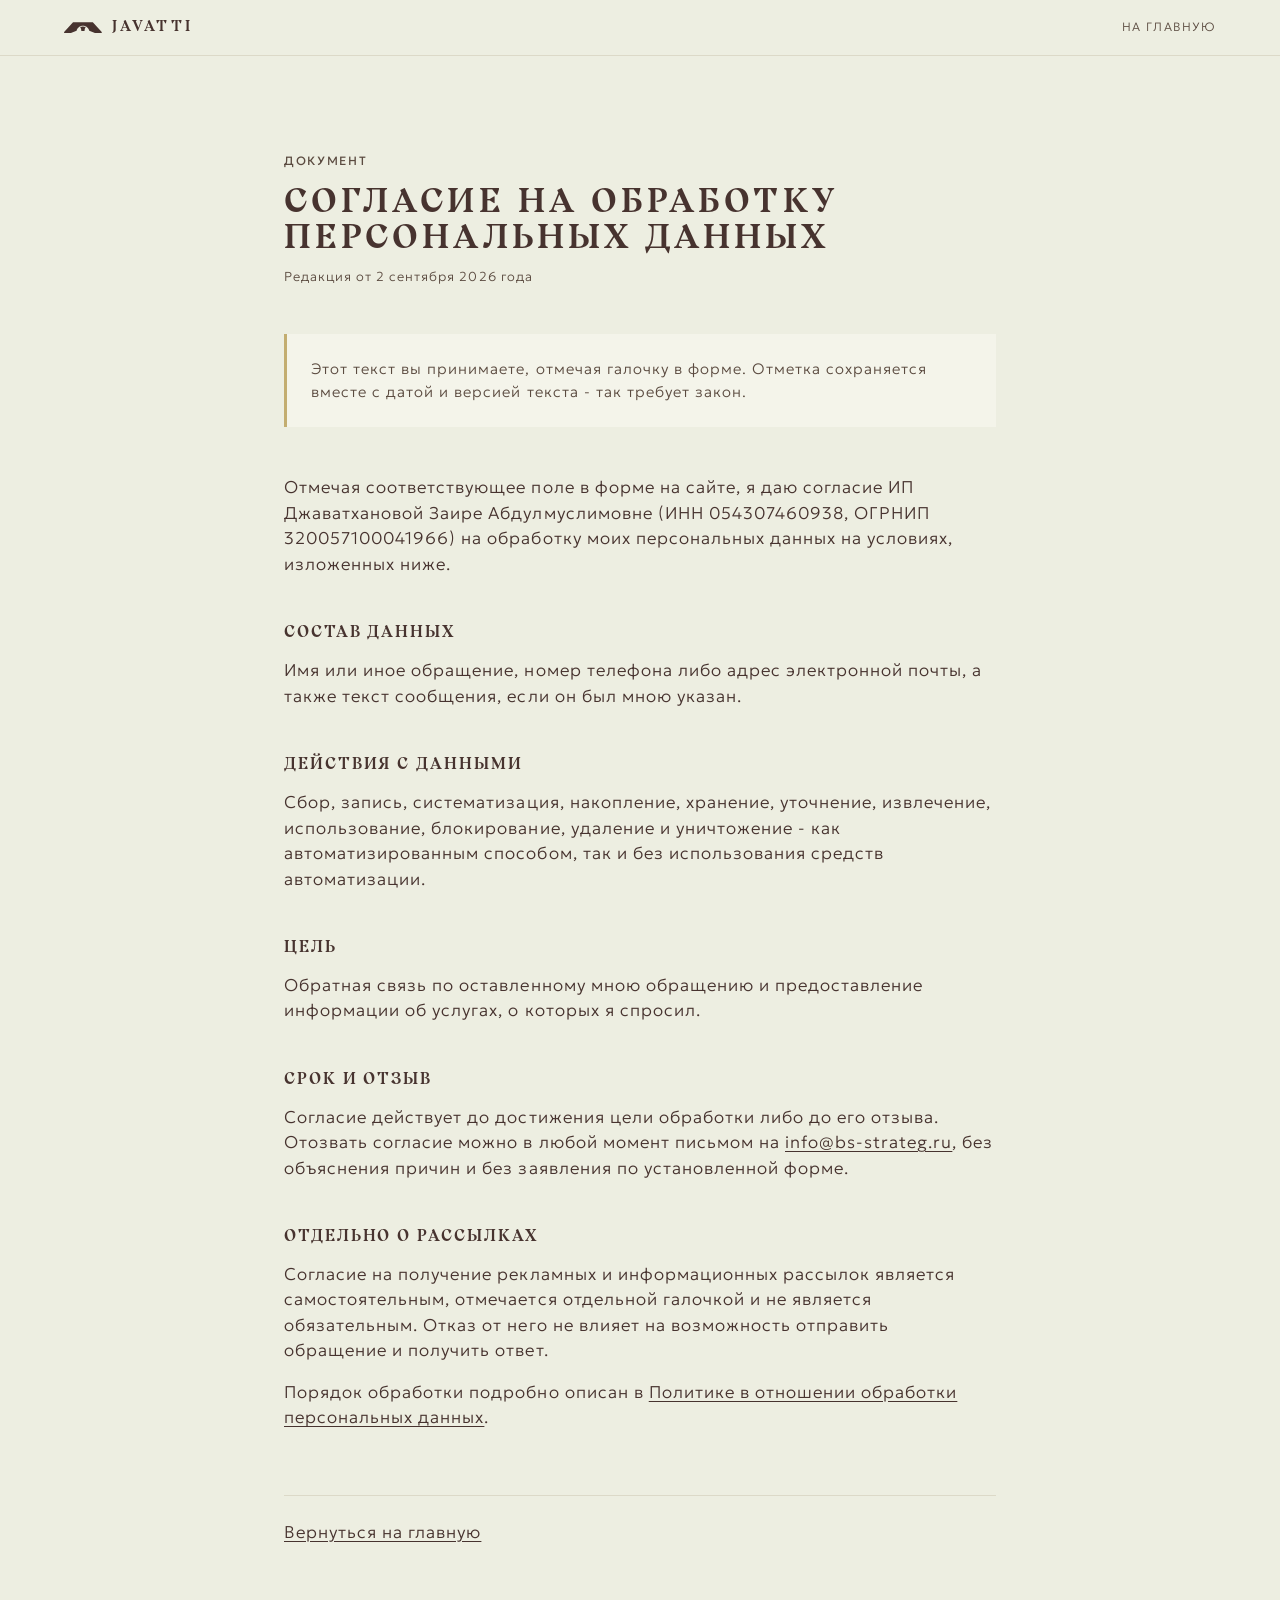
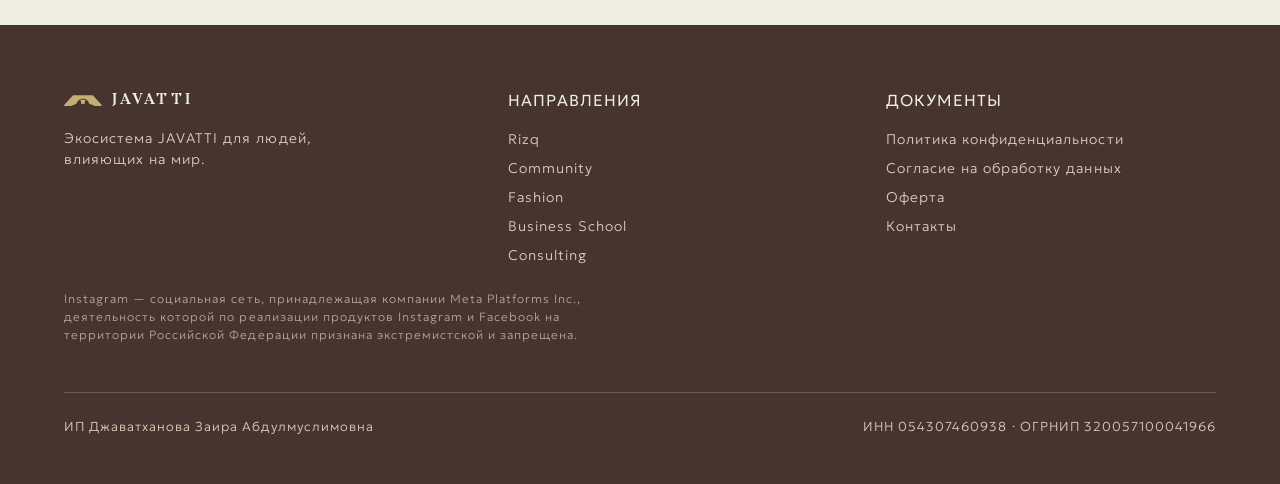
<file: consent.html>
<!doctype html>
<html lang="ru">
<head>
<meta charset="utf-8">
<meta name="viewport" content="width=device-width,initial-scale=1">
<title>Согласие на обработку персональных данных - JAVATTI</title>
<meta name="description" content="Текст согласия на обработку персональных данных">
<meta name="robots" content="noindex">
<link rel="preconnect" href="https://fonts.googleapis.com">
<link rel="preconnect" href="https://fonts.gstatic.com" crossorigin>
<link rel="stylesheet" href="https://fonts.googleapis.com/css2?family=Geologica:wght@200;300;400&display=swap">
<link rel="stylesheet" href="assets/style.css">
</head>
<body>

<header class="site-head"><div class="wrap"><a class="brand" href="index.html"><svg viewBox="76 62 132 40" role="img" aria-label="JAVATTI"><path fill="#47332F" d="M176.113,62.595h-68.762L76.267,96.393v5.411h19.675l23.734-9.013c2.186-10.173,11.229-17.799,22.056-17.799c10.826,0,19.87,7.626,22.056,17.799l23.734,9.013h19.676v-5.411L176.113,62.595z"/><path fill="#47332F" d="M136.117,93.557c0.03-0.443,0.045-0.888,0.045-1.328c0-4.271-1.401-8.449-3.962-11.859c2.895-1.612,6.174-2.461,9.533-2.461c3.36,0,6.638,0.849,9.534,2.461c-2.561,3.41-3.962,7.588-3.962,11.859c0,0.441,0.015,0.885,0.045,1.328H136.117z"/></svg><span class="name">Javatti</span></a><nav class="site-nav" aria-label="Основная навигация"><a href="index.html">На главную</a></nav></div></header>

<main>
<div class="doc"><div class="wrap wrap-narrow">
<p class="eyebrow">Документ</p>
<h1 class="doc-title">Согласие на обработку персональных данных</h1>
<p class="doc-date">Редакция от 2 сентября 2026 года</p>
<div class="doc-note"><p style="margin-bottom:0">Этот текст вы принимаете, отмечая галочку в форме. Отметка сохраняется вместе с датой и версией текста - так требует закон.</p></div>
<p>Отмечая соответствующее поле в форме на сайте, я даю согласие ИП Джаватхановой Заире Абдулмуслимовне (ИНН 054307460938, ОГРНИП 320057100041966) на обработку моих персональных данных на условиях, изложенных ниже.</p>
<h2>Состав данных</h2>
<p>Имя или иное обращение, номер телефона либо адрес электронной почты, а также текст сообщения, если он был мною указан.</p>
<h2>Действия с данными</h2>
<p>Сбор, запись, систематизация, накопление, хранение, уточнение, извлечение, использование, блокирование, удаление и уничтожение - как автоматизированным способом, так и без использования средств автоматизации.</p>
<h2>Цель</h2>
<p>Обратная связь по оставленному мною обращению и предоставление информации об услугах, о которых я спросил.</p>
<h2>Срок и отзыв</h2>
<p>Согласие действует до достижения цели обработки либо до его отзыва. Отозвать согласие можно в любой момент письмом на <a href="mailto:info@bs-strateg.ru">info@bs-strateg.ru</a>, без объяснения причин и без заявления по установленной форме.</p>
<h2>Отдельно о рассылках</h2>
<p>Согласие на получение рекламных и информационных рассылок является самостоятельным, отмечается отдельной галочкой и не является обязательным. Отказ от него не влияет на возможность отправить обращение и получить ответ.</p>
<p>Порядок обработки подробно описан в <a href="privacy.html">Политике в отношении обработки персональных данных</a>.</p>
<p class="doc-back"><a href="index.html">Вернуться на главную</a></p>
</div></div>
</main>

<footer class="site-foot"><div class="wrap"><div class="foot-grid"><div><a class="brand" href="index.html" style="color:var(--cannoli)"><svg viewBox="76 62 132 40" role="img" aria-label="JAVATTI"><path fill="#C3AD70" d="M176.113,62.595h-68.762L76.267,96.393v5.411h19.675l23.734-9.013c2.186-10.173,11.229-17.799,22.056-17.799c10.826,0,19.87,7.626,22.056,17.799l23.734,9.013h19.676v-5.411L176.113,62.595z"/><path fill="#C3AD70" d="M136.117,93.557c0.03-0.443,0.045-0.888,0.045-1.328c0-4.271-1.401-8.449-3.962-11.859c2.895-1.612,6.174-2.461,9.533-2.461c3.36,0,6.638,0.849,9.534,2.461c-2.561,3.41-3.962,7.588-3.962,11.859c0,0.441,0.015,0.885,0.045,1.328H136.117z"/></svg><span class="name">Javatti</span></a><p style="margin-top:16px;font-size:.875rem;max-width:34ch">Экосистема JAVATTI для людей, влияющих на мир.</p></div><div><h4>Направления</h4><div class="foot-links"><a href="rizq.html">Rizq</a><a href="community.html">Community</a><a href="fashion.html">Fashion</a><a href="business-school.html">Business School</a><a href="consulting.html">Consulting</a></div></div><div><h4>Документы</h4><div class="foot-links"><a href="privacy.html">Политика конфиденциальности</a><a href="consent.html">Согласие на обработку данных</a><a href="offer.html">Оферта</a><a href="contacts.html">Контакты</a></div></div></div><p class="foot-disclaimer">Instagram — социальная сеть, принадлежащая компании Meta Platforms Inc., деятельность которой по реализации продуктов Instagram и Facebook на территории Российской Федерации признана экстремистской и запрещена.</p><div class="foot-bottom"><span>ИП Джаватханова Заира Абдулмуслимовна</span><span>ИНН 054307460938 · ОГРНИП 320057100041966</span></div></div></footer>

</body>
</html>
</file>
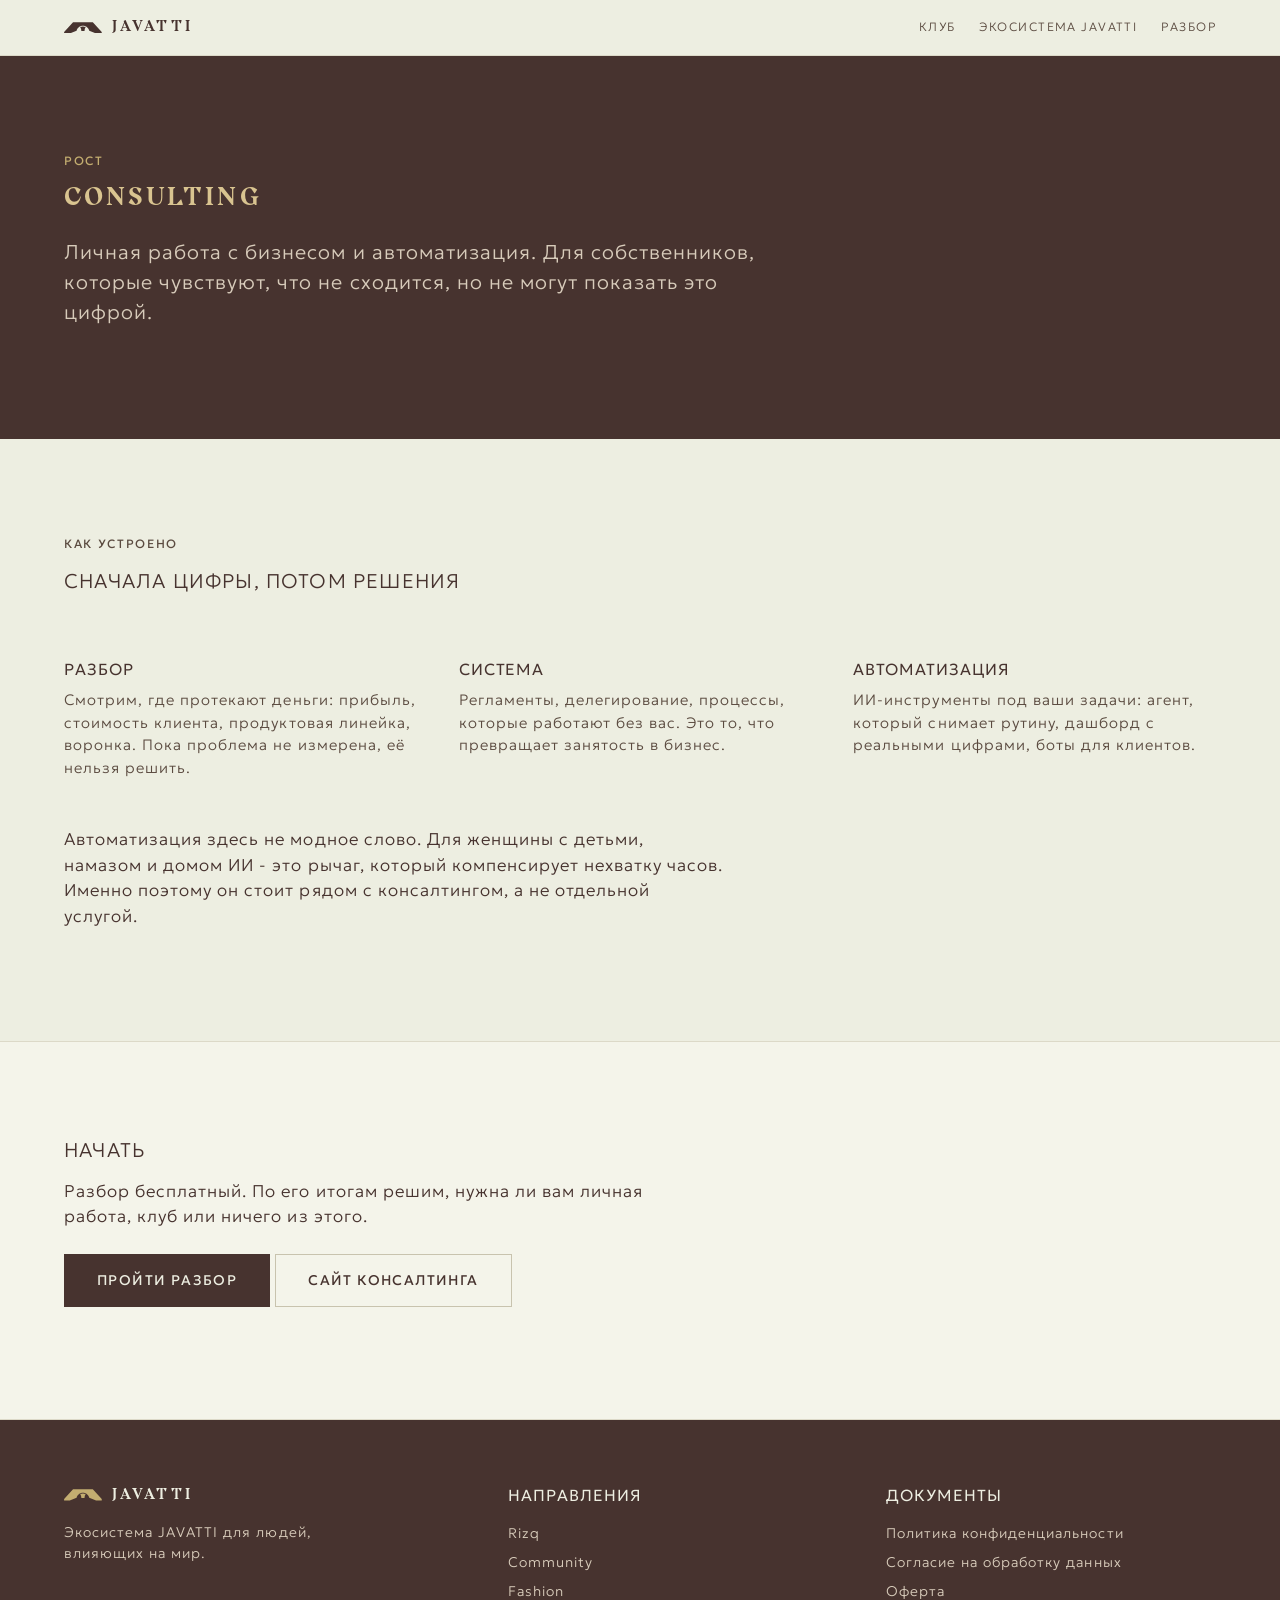
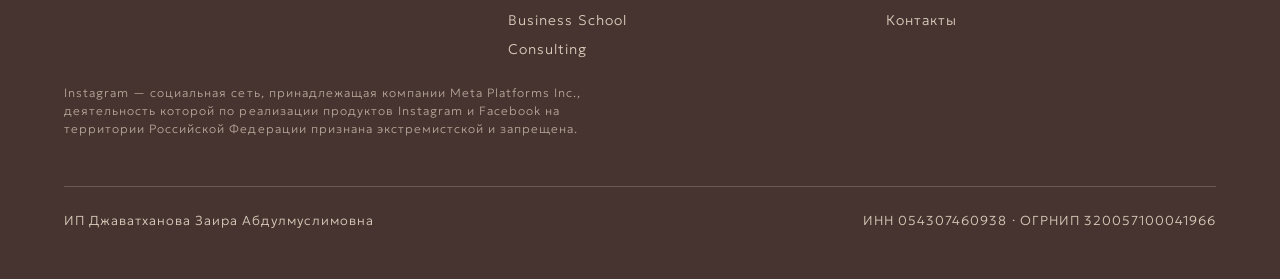
<file: consulting.html>
<!doctype html>
<html lang="ru">
<head>
<meta charset="utf-8">
<meta name="viewport" content="width=device-width,initial-scale=1">
<title>Consulting - разбор бизнеса и автоматизация | JAVATTI</title>
<meta name="description" content="Личная работа с бизнесом: разбор цифр, выстраивание системы и ИИ-инструменты, снимающие рутину.">
<link rel="preconnect" href="https://fonts.googleapis.com">
<link rel="preconnect" href="https://fonts.gstatic.com" crossorigin>
<link rel="stylesheet" href="https://fonts.googleapis.com/css2?family=Geologica:wght@200;300;400&display=swap">
<link rel="stylesheet" href="assets/style.css">
</head>
<body>

<header class="site-head"><div class="wrap"><a class="brand" href="index.html"><svg viewBox="76 62 132 40" role="img" aria-label="JAVATTI"><path fill="#47332F" d="M176.113,62.595h-68.762L76.267,96.393v5.411h19.675l23.734-9.013c2.186-10.173,11.229-17.799,22.056-17.799c10.826,0,19.87,7.626,22.056,17.799l23.734,9.013h19.676v-5.411L176.113,62.595z"/><path fill="#47332F" d="M136.117,93.557c0.03-0.443,0.045-0.888,0.045-1.328c0-4.271-1.401-8.449-3.962-11.859c2.895-1.612,6.174-2.461,9.533-2.461c3.36,0,6.638,0.849,9.534,2.461c-2.561,3.41-3.962,7.588-3.962,11.859c0,0.441,0.015,0.885,0.045,1.328H136.117z"/></svg><span class="name">Javatti</span></a><nav class="site-nav" aria-label="Основная навигация"><a href="index.html#club">Клуб</a><a href="index.html#eco">Экосистема JAVATTI</a><a href="index.html#start">Разбор</a></nav></div></header>

<main>
<section class="page-hero"><div class="wrap">
<p class="eyebrow">Рост</p>
<h1>Consulting</h1>
<p class="lead">Личная работа с бизнесом и автоматизация. Для собственников, которые чувствуют, что не сходится, но не могут показать это цифрой.</p>
</div></section>

<section><div class="wrap">
<div class="sec-head"><p class="eyebrow">Как устроено</p><h3>Сначала цифры, потом решения</h3></div>
<div class="feat">
<div><h4>Разбор</h4><p>Смотрим, где протекают деньги: прибыль, стоимость клиента, продуктовая линейка, воронка. Пока проблема не измерена, её нельзя решить.</p></div>
<div><h4>Система</h4><p>Регламенты, делегирование, процессы, которые работают без вас. Это то, что превращает занятость в бизнес.</p></div>
<div><h4>Автоматизация</h4><p>ИИ-инструменты под ваши задачи: агент, который снимает рутину, дашборд с реальными цифрами, боты для клиентов.</p></div>
</div>
<p style="margin-top:var(--sp-xl);max-width:60ch">Автоматизация здесь не модное слово. Для женщины с детьми, намазом и домом ИИ - это рычаг, который компенсирует нехватку часов. Именно поэтому он стоит рядом с консалтингом, а не отдельной услугой.</p>
</div></section>

<section class="cta-band"><div class="wrap">
<h3 style="margin-bottom:16px">Начать</h3>
<p style="max-width:56ch">Разбор бесплатный. По его итогам решим, нужна ли вам личная работа, клуб или ничего из этого.</p>
<p style="margin-top:24px"><a class="btn btn-dark" href="index.html#start">Пройти разбор</a> <a class="btn btn-outline" href="https://dzhavatkhanova.ru/" target="_blank" rel="noopener">Сайт консалтинга</a></p>
</div></section>
</main>

<footer class="site-foot"><div class="wrap"><div class="foot-grid"><div><a class="brand" href="index.html" style="color:var(--cannoli)"><svg viewBox="76 62 132 40" role="img" aria-label="JAVATTI"><path fill="#C3AD70" d="M176.113,62.595h-68.762L76.267,96.393v5.411h19.675l23.734-9.013c2.186-10.173,11.229-17.799,22.056-17.799c10.826,0,19.87,7.626,22.056,17.799l23.734,9.013h19.676v-5.411L176.113,62.595z"/><path fill="#C3AD70" d="M136.117,93.557c0.03-0.443,0.045-0.888,0.045-1.328c0-4.271-1.401-8.449-3.962-11.859c2.895-1.612,6.174-2.461,9.533-2.461c3.36,0,6.638,0.849,9.534,2.461c-2.561,3.41-3.962,7.588-3.962,11.859c0,0.441,0.015,0.885,0.045,1.328H136.117z"/></svg><span class="name">Javatti</span></a><p style="margin-top:16px;font-size:.875rem;max-width:34ch">Экосистема JAVATTI для людей, влияющих на мир.</p></div><div><h4>Направления</h4><div class="foot-links"><a href="rizq.html">Rizq</a><a href="community.html">Community</a><a href="fashion.html">Fashion</a><a href="business-school.html">Business School</a><a href="consulting.html">Consulting</a></div></div><div><h4>Документы</h4><div class="foot-links"><a href="privacy.html">Политика конфиденциальности</a><a href="consent.html">Согласие на обработку данных</a><a href="offer.html">Оферта</a><a href="contacts.html">Контакты</a></div></div></div><p class="foot-disclaimer">Instagram — социальная сеть, принадлежащая компании Meta Platforms Inc., деятельность которой по реализации продуктов Instagram и Facebook на территории Российской Федерации признана экстремистской и запрещена.</p><div class="foot-bottom"><span>ИП Джаватханова Заира Абдулмуслимовна</span><span>ИНН 054307460938 · ОГРНИП 320057100041966</span></div></div></footer>

</body>
</html>
</file>
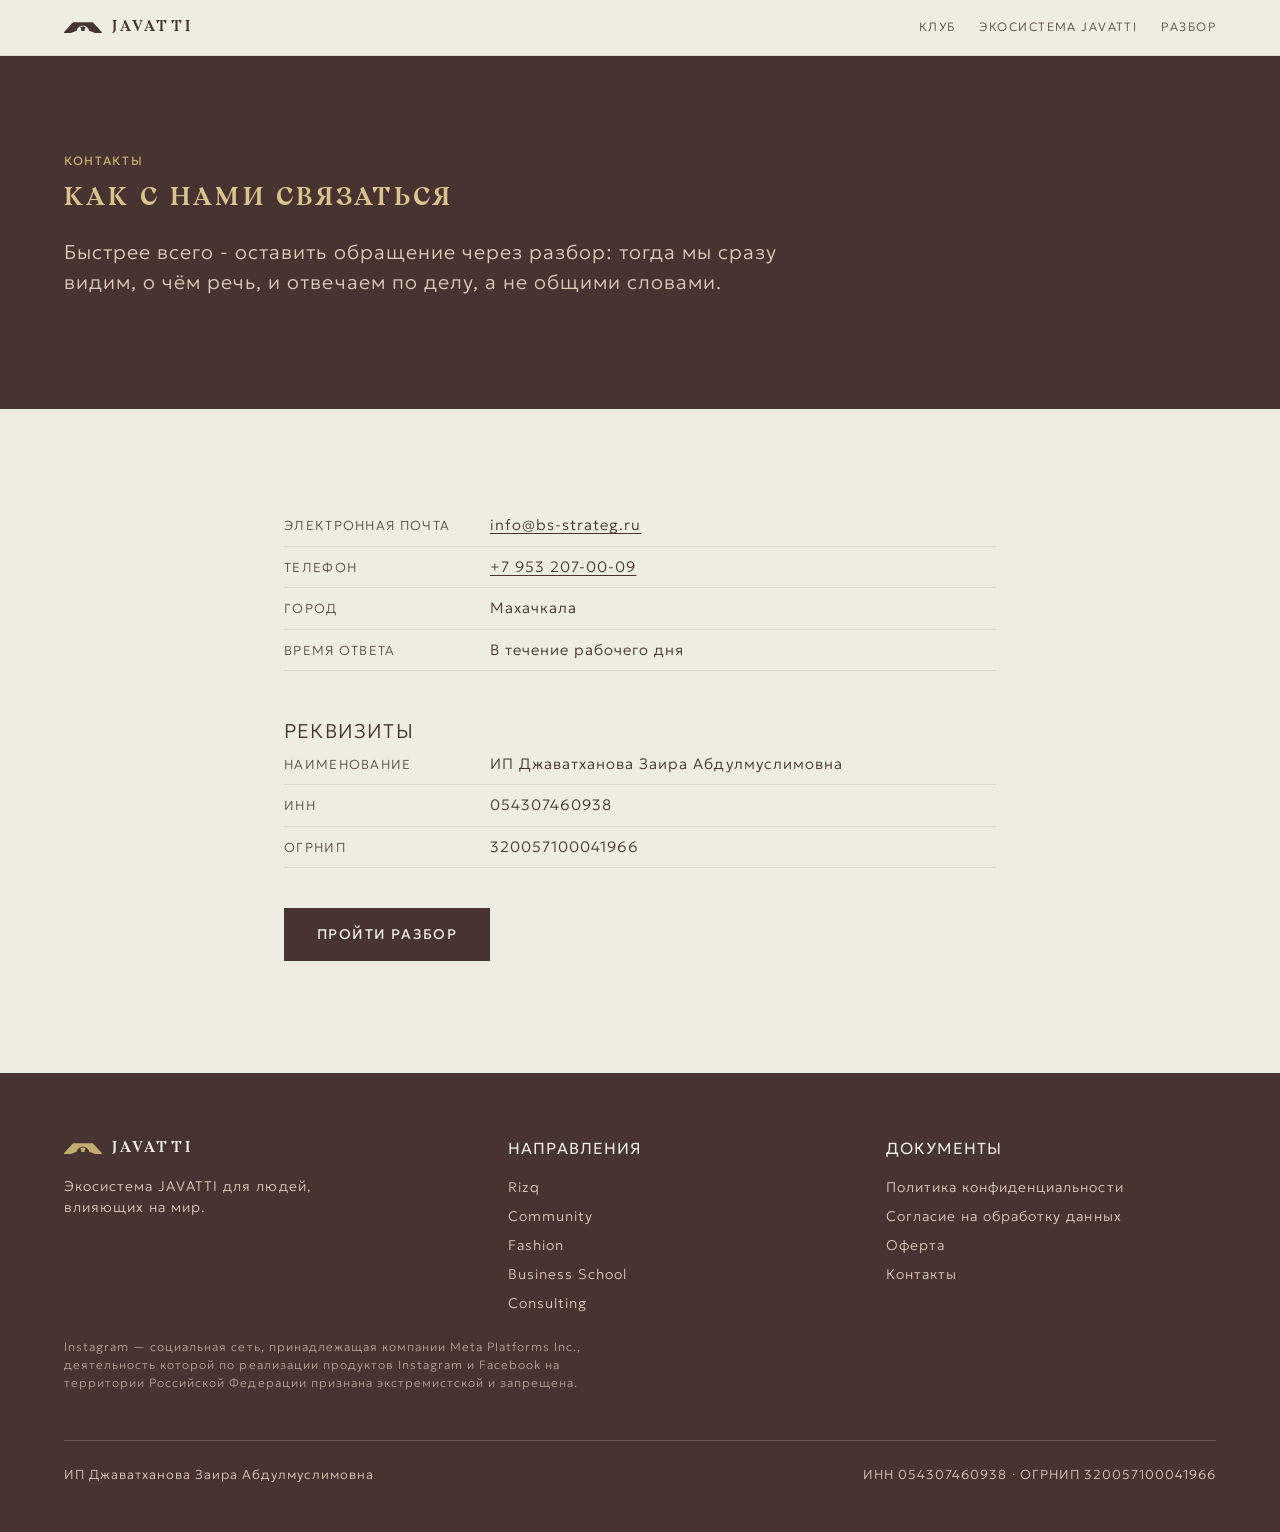
<file: contacts.html>
<!doctype html>
<html lang="ru">
<head>
<meta charset="utf-8">
<meta name="viewport" content="width=device-width,initial-scale=1">
<title>Контакты - JAVATTI GROUP</title>
<meta name="description" content="Как связаться с JAVATTI GROUP">

<link rel="preconnect" href="https://fonts.googleapis.com">
<link rel="preconnect" href="https://fonts.gstatic.com" crossorigin>
<link rel="stylesheet" href="https://fonts.googleapis.com/css2?family=Geologica:wght@200;300;400&display=swap">
<link rel="stylesheet" href="assets/style.css">
</head>
<body>

<header class="site-head"><div class="wrap"><a class="brand" href="index.html"><svg viewBox="76 62 132 40" role="img" aria-label="JAVATTI"><path fill="#47332F" d="M176.113,62.595h-68.762L76.267,96.393v5.411h19.675l23.734-9.013c2.186-10.173,11.229-17.799,22.056-17.799c10.826,0,19.87,7.626,22.056,17.799l23.734,9.013h19.676v-5.411L176.113,62.595z"/><path fill="#47332F" d="M136.117,93.557c0.03-0.443,0.045-0.888,0.045-1.328c0-4.271-1.401-8.449-3.962-11.859c2.895-1.612,6.174-2.461,9.533-2.461c3.36,0,6.638,0.849,9.534,2.461c-2.561,3.41-3.962,7.588-3.962,11.859c0,0.441,0.015,0.885,0.045,1.328H136.117z"/></svg><span class="name">Javatti</span></a><nav class="site-nav" aria-label="Основная навигация"><a href="index.html#club">Клуб</a><a href="index.html#eco">Экосистема JAVATTI</a><a href="index.html#start">Разбор</a></nav></div></header>

<main>
<section class="page-hero"><div class="wrap">
<p class="eyebrow">Контакты</p>
<h1>Как с нами связаться</h1>
<p class="lead">Быстрее всего - оставить обращение через разбор: тогда мы сразу видим, о чём речь, и отвечаем по делу, а не общими словами.</p>
</div></section>
<section><div class="wrap wrap-narrow">
<ul class="req">
<li><span>Электронная почта</span> <a href="mailto:info@bs-strateg.ru">info@bs-strateg.ru</a></li>
<li><span>Телефон</span> <a href="tel:+79532070009">+7 953 207-00-09</a></li>
<li><span>Город</span> Махачкала</li>
<li><span>Время ответа</span> В течение рабочего дня</li>
</ul>
<h3 style="margin-top:48px">Реквизиты</h3>
<ul class="req">
<li><span>Наименование</span> ИП Джаватханова Заира Абдулмуслимовна</li>
<li><span>ИНН</span> 054307460938</li>
<li><span>ОГРНИП</span> 320057100041966</li>
</ul>
<p style="margin-top:40px"><a class="btn btn-dark" href="index.html#start">Пройти разбор</a></p>
</div></section>
</main>

<footer class="site-foot"><div class="wrap"><div class="foot-grid"><div><a class="brand" href="index.html" style="color:var(--cannoli)"><svg viewBox="76 62 132 40" role="img" aria-label="JAVATTI"><path fill="#C3AD70" d="M176.113,62.595h-68.762L76.267,96.393v5.411h19.675l23.734-9.013c2.186-10.173,11.229-17.799,22.056-17.799c10.826,0,19.87,7.626,22.056,17.799l23.734,9.013h19.676v-5.411L176.113,62.595z"/><path fill="#C3AD70" d="M136.117,93.557c0.03-0.443,0.045-0.888,0.045-1.328c0-4.271-1.401-8.449-3.962-11.859c2.895-1.612,6.174-2.461,9.533-2.461c3.36,0,6.638,0.849,9.534,2.461c-2.561,3.41-3.962,7.588-3.962,11.859c0,0.441,0.015,0.885,0.045,1.328H136.117z"/></svg><span class="name">Javatti</span></a><p style="margin-top:16px;font-size:.875rem;max-width:34ch">Экосистема JAVATTI для людей, влияющих на мир.</p></div><div><h4>Направления</h4><div class="foot-links"><a href="rizq.html">Rizq</a><a href="community.html">Community</a><a href="fashion.html">Fashion</a><a href="business-school.html">Business School</a><a href="consulting.html">Consulting</a></div></div><div><h4>Документы</h4><div class="foot-links"><a href="privacy.html">Политика конфиденциальности</a><a href="consent.html">Согласие на обработку данных</a><a href="offer.html">Оферта</a><a href="contacts.html">Контакты</a></div></div></div><p class="foot-disclaimer">Instagram — социальная сеть, принадлежащая компании Meta Platforms Inc., деятельность которой по реализации продуктов Instagram и Facebook на территории Российской Федерации признана экстремистской и запрещена.</p><div class="foot-bottom"><span>ИП Джаватханова Заира Абдулмуслимовна</span><span>ИНН 054307460938 · ОГРНИП 320057100041966</span></div></div></footer>

</body>
</html>
</file>
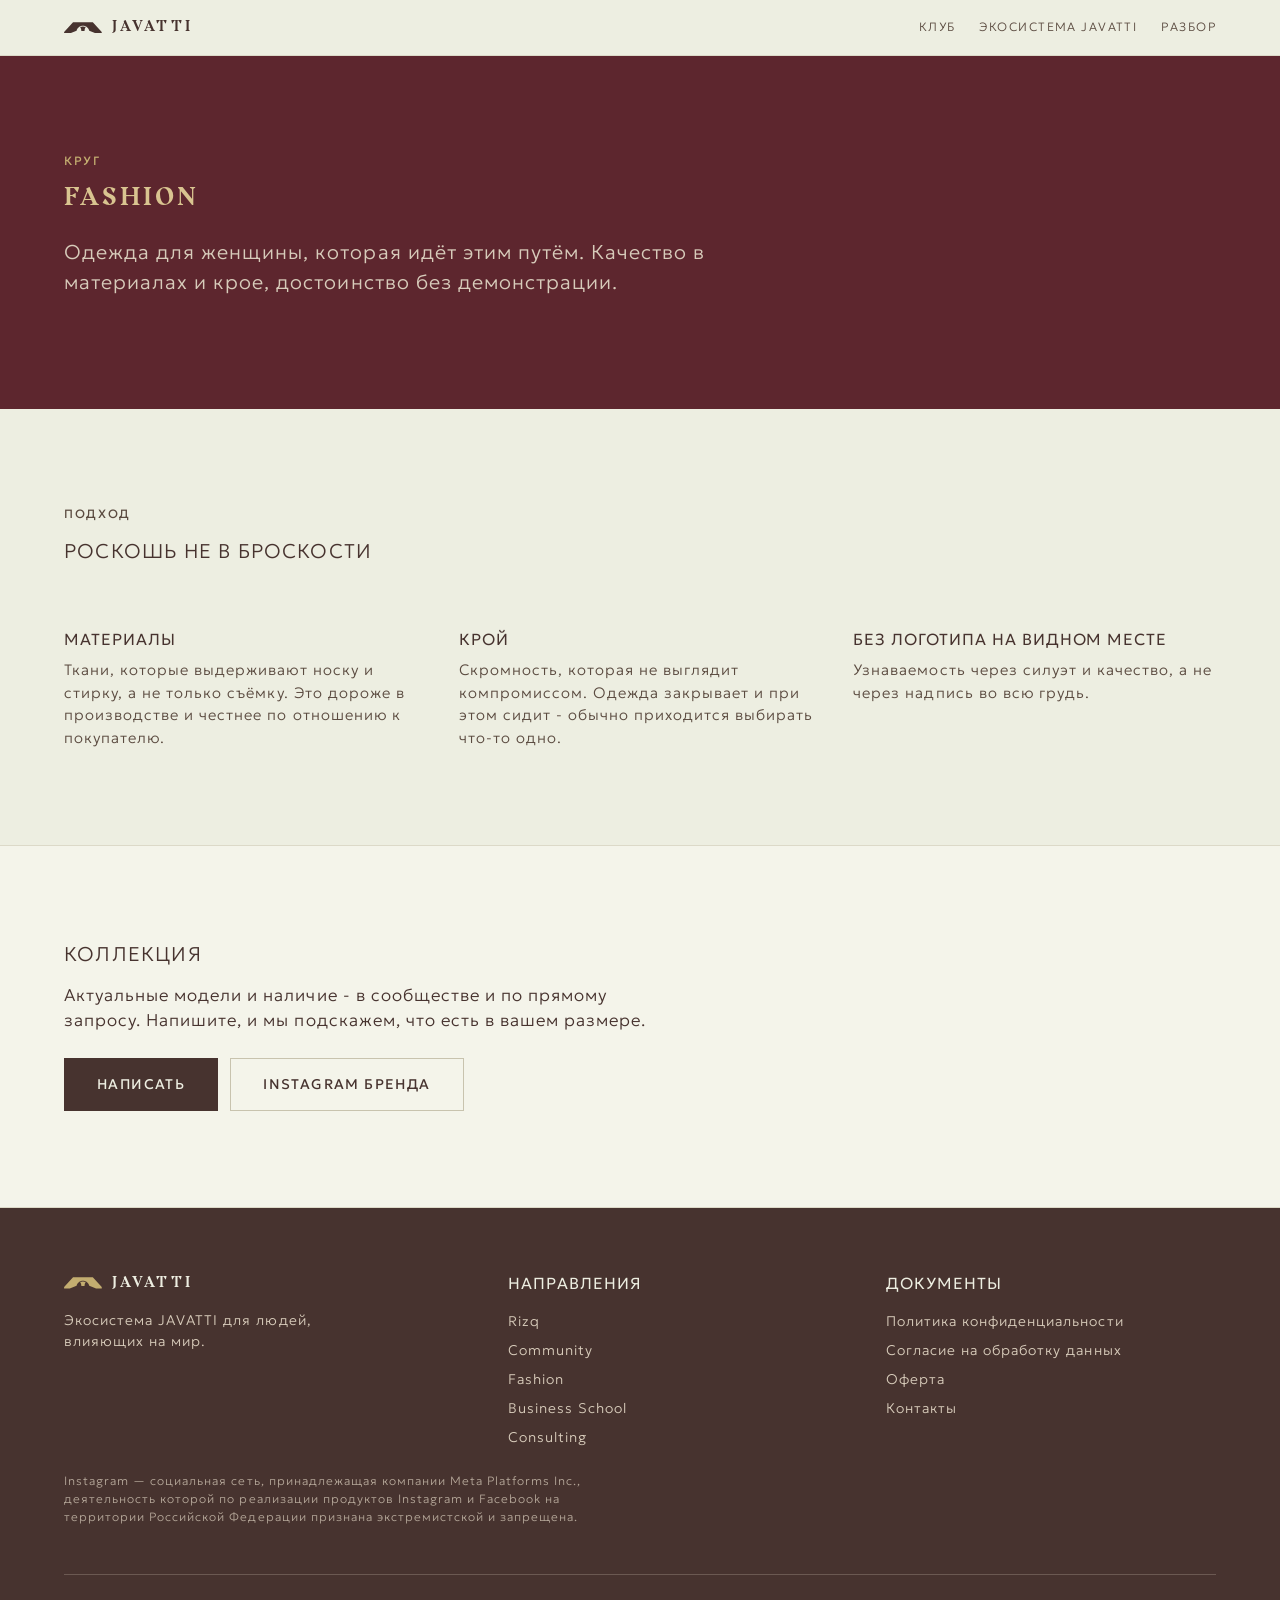
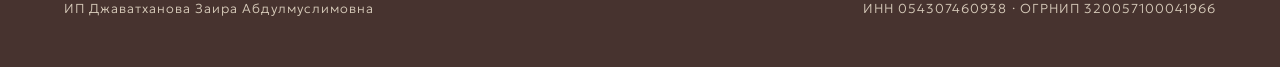
<file: fashion.html>
<!doctype html>
<html lang="ru">
<head>
<meta charset="utf-8">
<meta name="viewport" content="width=device-width,initial-scale=1">
<title>Fashion - бренд одежды JAVATTI</title>
<meta name="description" content="Одежда для женщины с активной позицией: качество в материалах и крое.">
<link rel="preconnect" href="https://fonts.googleapis.com">
<link rel="preconnect" href="https://fonts.gstatic.com" crossorigin>
<link rel="stylesheet" href="https://fonts.googleapis.com/css2?family=Geologica:wght@200;300;400&display=swap">
<link rel="stylesheet" href="assets/style.css">
</head>
<body>

<header class="site-head"><div class="wrap"><a class="brand" href="index.html"><svg viewBox="76 62 132 40" role="img" aria-label="JAVATTI"><path fill="#47332F" d="M176.113,62.595h-68.762L76.267,96.393v5.411h19.675l23.734-9.013c2.186-10.173,11.229-17.799,22.056-17.799c10.826,0,19.87,7.626,22.056,17.799l23.734,9.013h19.676v-5.411L176.113,62.595z"/><path fill="#47332F" d="M136.117,93.557c0.03-0.443,0.045-0.888,0.045-1.328c0-4.271-1.401-8.449-3.962-11.859c2.895-1.612,6.174-2.461,9.533-2.461c3.36,0,6.638,0.849,9.534,2.461c-2.561,3.41-3.962,7.588-3.962,11.859c0,0.441,0.015,0.885,0.045,1.328H136.117z"/></svg><span class="name">Javatti</span></a><nav class="site-nav" aria-label="Основная навигация"><a href="index.html#club">Клуб</a><a href="index.html#eco">Экосистема JAVATTI</a><a href="index.html#start">Разбор</a></nav></div></header>

<main>
<section class="page-hero mode"><div class="wrap">
<p class="eyebrow">Круг</p>
<h1>Fashion</h1>
<p class="lead">Одежда для женщины, которая идёт этим путём. Качество в материалах и крое, достоинство без демонстрации.</p>
</div></section>

<section><div class="wrap">
<div class="sec-head"><p class="eyebrow">Подход</p><h3>Роскошь не в броскости</h3></div>
<div class="feat">
<div><h4>Материалы</h4><p>Ткани, которые выдерживают носку и стирку, а не только съёмку. Это дороже в производстве и честнее по отношению к покупателю.</p></div>
<div><h4>Крой</h4><p>Скромность, которая не выглядит компромиссом. Одежда закрывает и при этом сидит - обычно приходится выбирать что-то одно.</p></div>
<div><h4>Без логотипа на видном месте</h4><p>Узнаваемость через силуэт и качество, а не через надпись во всю грудь.</p></div>
</div>
</div></section>

<section class="cta-band"><div class="wrap">
<h3 style="margin-bottom:16px">Коллекция</h3>
<p style="max-width:56ch">Актуальные модели и наличие - в сообществе и по прямому запросу. Напишите, и мы подскажем, что есть в вашем размере.</p>
<div style="display:flex;gap:12px;flex-wrap:wrap;margin-top:24px">
<a class="btn btn-dark" href="contacts.html">Написать</a>
<a class="btn btn-outline" href="https://www.instagram.com/javatti.ru/" target="_blank" rel="noopener">Instagram бренда</a>
</div>
</div></section>
</main>

<footer class="site-foot"><div class="wrap"><div class="foot-grid"><div><a class="brand" href="index.html" style="color:var(--cannoli)"><svg viewBox="76 62 132 40" role="img" aria-label="JAVATTI"><path fill="#C3AD70" d="M176.113,62.595h-68.762L76.267,96.393v5.411h19.675l23.734-9.013c2.186-10.173,11.229-17.799,22.056-17.799c10.826,0,19.87,7.626,22.056,17.799l23.734,9.013h19.676v-5.411L176.113,62.595z"/><path fill="#C3AD70" d="M136.117,93.557c0.03-0.443,0.045-0.888,0.045-1.328c0-4.271-1.401-8.449-3.962-11.859c2.895-1.612,6.174-2.461,9.533-2.461c3.36,0,6.638,0.849,9.534,2.461c-2.561,3.41-3.962,7.588-3.962,11.859c0,0.441,0.015,0.885,0.045,1.328H136.117z"/></svg><span class="name">Javatti</span></a><p style="margin-top:16px;font-size:.875rem;max-width:34ch">Экосистема JAVATTI для людей, влияющих на мир.</p></div><div><h4>Направления</h4><div class="foot-links"><a href="rizq.html">Rizq</a><a href="community.html">Community</a><a href="fashion.html">Fashion</a><a href="business-school.html">Business School</a><a href="consulting.html">Consulting</a></div></div><div><h4>Документы</h4><div class="foot-links"><a href="privacy.html">Политика конфиденциальности</a><a href="consent.html">Согласие на обработку данных</a><a href="offer.html">Оферта</a><a href="contacts.html">Контакты</a></div></div></div><p class="foot-disclaimer">Instagram — социальная сеть, принадлежащая компании Meta Platforms Inc., деятельность которой по реализации продуктов Instagram и Facebook на территории Российской Федерации признана экстремистской и запрещена.</p><div class="foot-bottom"><span>ИП Джаватханова Заира Абдулмуслимовна</span><span>ИНН 054307460938 · ОГРНИП 320057100041966</span></div></div></footer>

</body>
</html>
</file>
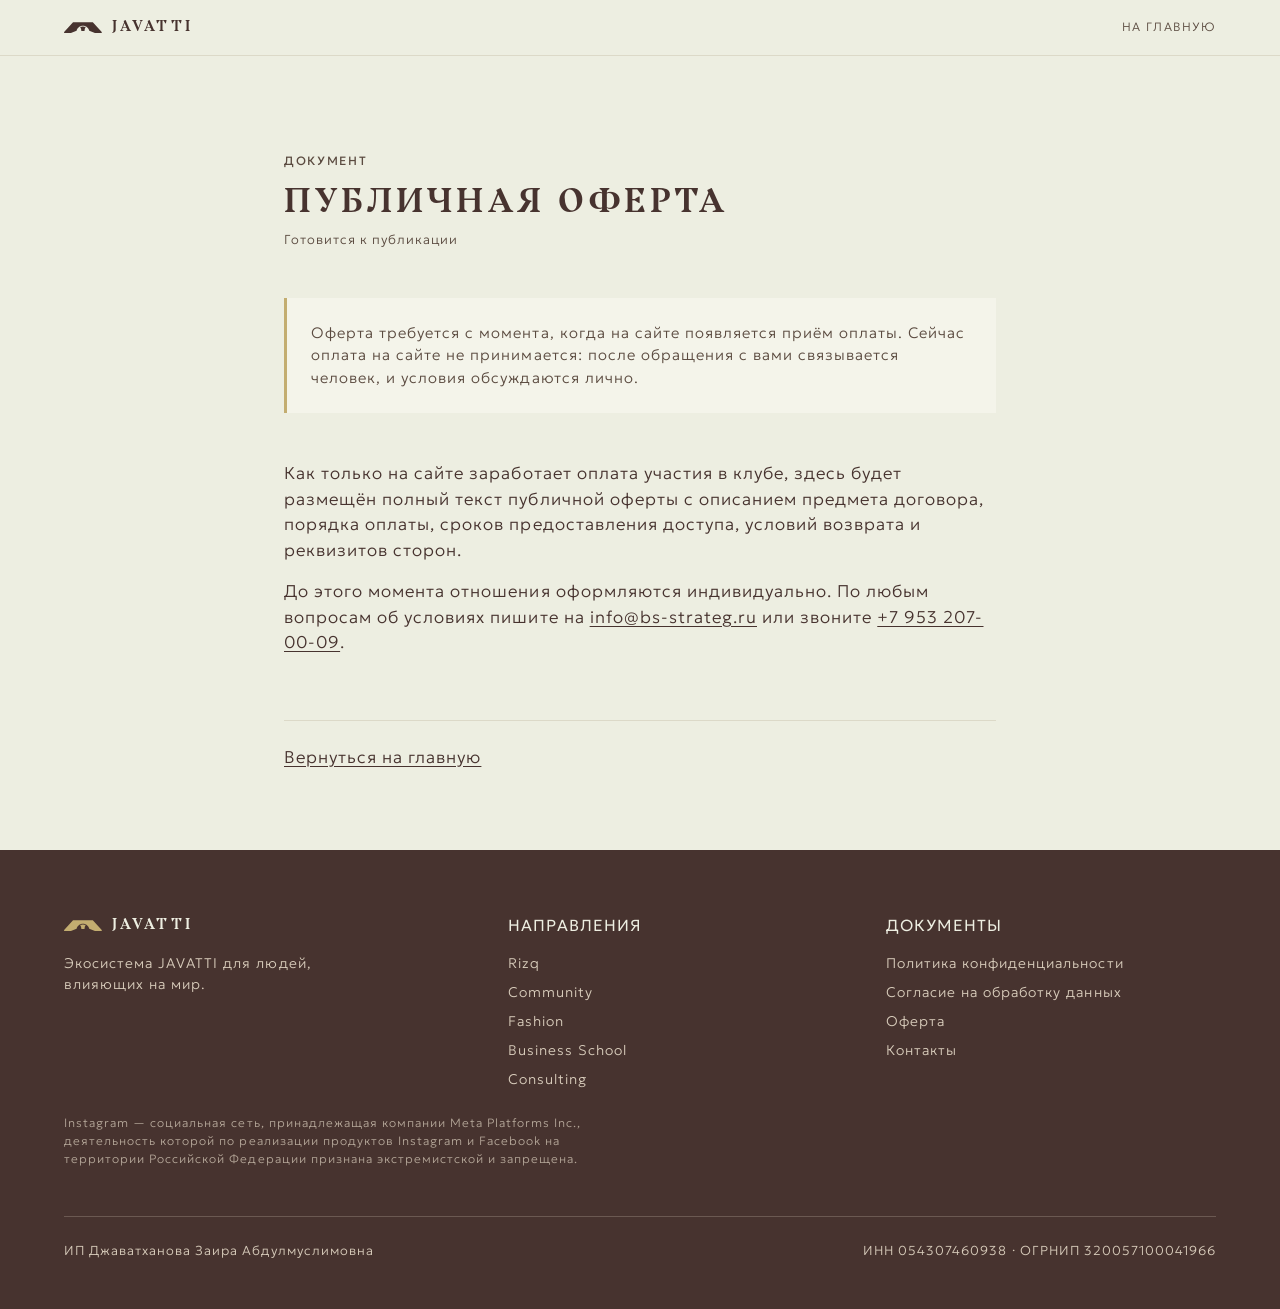
<file: offer.html>
<!doctype html>
<html lang="ru">
<head>
<meta charset="utf-8">
<meta name="viewport" content="width=device-width,initial-scale=1">
<title>Оферта - JAVATTI</title>
<meta name="description" content="Публичная оферта">
<meta name="robots" content="noindex">
<link rel="preconnect" href="https://fonts.googleapis.com">
<link rel="preconnect" href="https://fonts.gstatic.com" crossorigin>
<link rel="stylesheet" href="https://fonts.googleapis.com/css2?family=Geologica:wght@200;300;400&display=swap">
<link rel="stylesheet" href="assets/style.css">
</head>
<body>

<header class="site-head"><div class="wrap"><a class="brand" href="index.html"><svg viewBox="76 62 132 40" role="img" aria-label="JAVATTI"><path fill="#47332F" d="M176.113,62.595h-68.762L76.267,96.393v5.411h19.675l23.734-9.013c2.186-10.173,11.229-17.799,22.056-17.799c10.826,0,19.87,7.626,22.056,17.799l23.734,9.013h19.676v-5.411L176.113,62.595z"/><path fill="#47332F" d="M136.117,93.557c0.03-0.443,0.045-0.888,0.045-1.328c0-4.271-1.401-8.449-3.962-11.859c2.895-1.612,6.174-2.461,9.533-2.461c3.36,0,6.638,0.849,9.534,2.461c-2.561,3.41-3.962,7.588-3.962,11.859c0,0.441,0.015,0.885,0.045,1.328H136.117z"/></svg><span class="name">Javatti</span></a><nav class="site-nav" aria-label="Основная навигация"><a href="index.html">На главную</a></nav></div></header>

<main>
<div class="doc"><div class="wrap wrap-narrow">
<p class="eyebrow">Документ</p>
<h1 class="doc-title">Публичная оферта</h1>
<p class="doc-date">Готовится к публикации</p>
<div class="doc-note"><p style="margin-bottom:0">Оферта требуется с момента, когда на сайте появляется приём оплаты. Сейчас оплата на сайте не принимается: после обращения с вами связывается человек, и условия обсуждаются лично.</p></div>
<p>Как только на сайте заработает оплата участия в клубе, здесь будет размещён полный текст публичной оферты с описанием предмета договора, порядка оплаты, сроков предоставления доступа, условий возврата и реквизитов сторон.</p>
<p>До этого момента отношения оформляются индивидуально. По любым вопросам об условиях пишите на <a href="mailto:info@bs-strateg.ru">info@bs-strateg.ru</a> или звоните <a href="tel:+79532070009">+7 953 207-00-09</a>.</p>
<p class="doc-back"><a href="index.html">Вернуться на главную</a></p>
</div></div>
</main>

<footer class="site-foot"><div class="wrap"><div class="foot-grid"><div><a class="brand" href="index.html" style="color:var(--cannoli)"><svg viewBox="76 62 132 40" role="img" aria-label="JAVATTI"><path fill="#C3AD70" d="M176.113,62.595h-68.762L76.267,96.393v5.411h19.675l23.734-9.013c2.186-10.173,11.229-17.799,22.056-17.799c10.826,0,19.87,7.626,22.056,17.799l23.734,9.013h19.676v-5.411L176.113,62.595z"/><path fill="#C3AD70" d="M136.117,93.557c0.03-0.443,0.045-0.888,0.045-1.328c0-4.271-1.401-8.449-3.962-11.859c2.895-1.612,6.174-2.461,9.533-2.461c3.36,0,6.638,0.849,9.534,2.461c-2.561,3.41-3.962,7.588-3.962,11.859c0,0.441,0.015,0.885,0.045,1.328H136.117z"/></svg><span class="name">Javatti</span></a><p style="margin-top:16px;font-size:.875rem;max-width:34ch">Экосистема JAVATTI для людей, влияющих на мир.</p></div><div><h4>Направления</h4><div class="foot-links"><a href="rizq.html">Rizq</a><a href="community.html">Community</a><a href="fashion.html">Fashion</a><a href="business-school.html">Business School</a><a href="consulting.html">Consulting</a></div></div><div><h4>Документы</h4><div class="foot-links"><a href="privacy.html">Политика конфиденциальности</a><a href="consent.html">Согласие на обработку данных</a><a href="offer.html">Оферта</a><a href="contacts.html">Контакты</a></div></div></div><p class="foot-disclaimer">Instagram — социальная сеть, принадлежащая компании Meta Platforms Inc., деятельность которой по реализации продуктов Instagram и Facebook на территории Российской Федерации признана экстремистской и запрещена.</p><div class="foot-bottom"><span>ИП Джаватханова Заира Абдулмуслимовна</span><span>ИНН 054307460938 · ОГРНИП 320057100041966</span></div></div></footer>

</body>
</html>
</file>
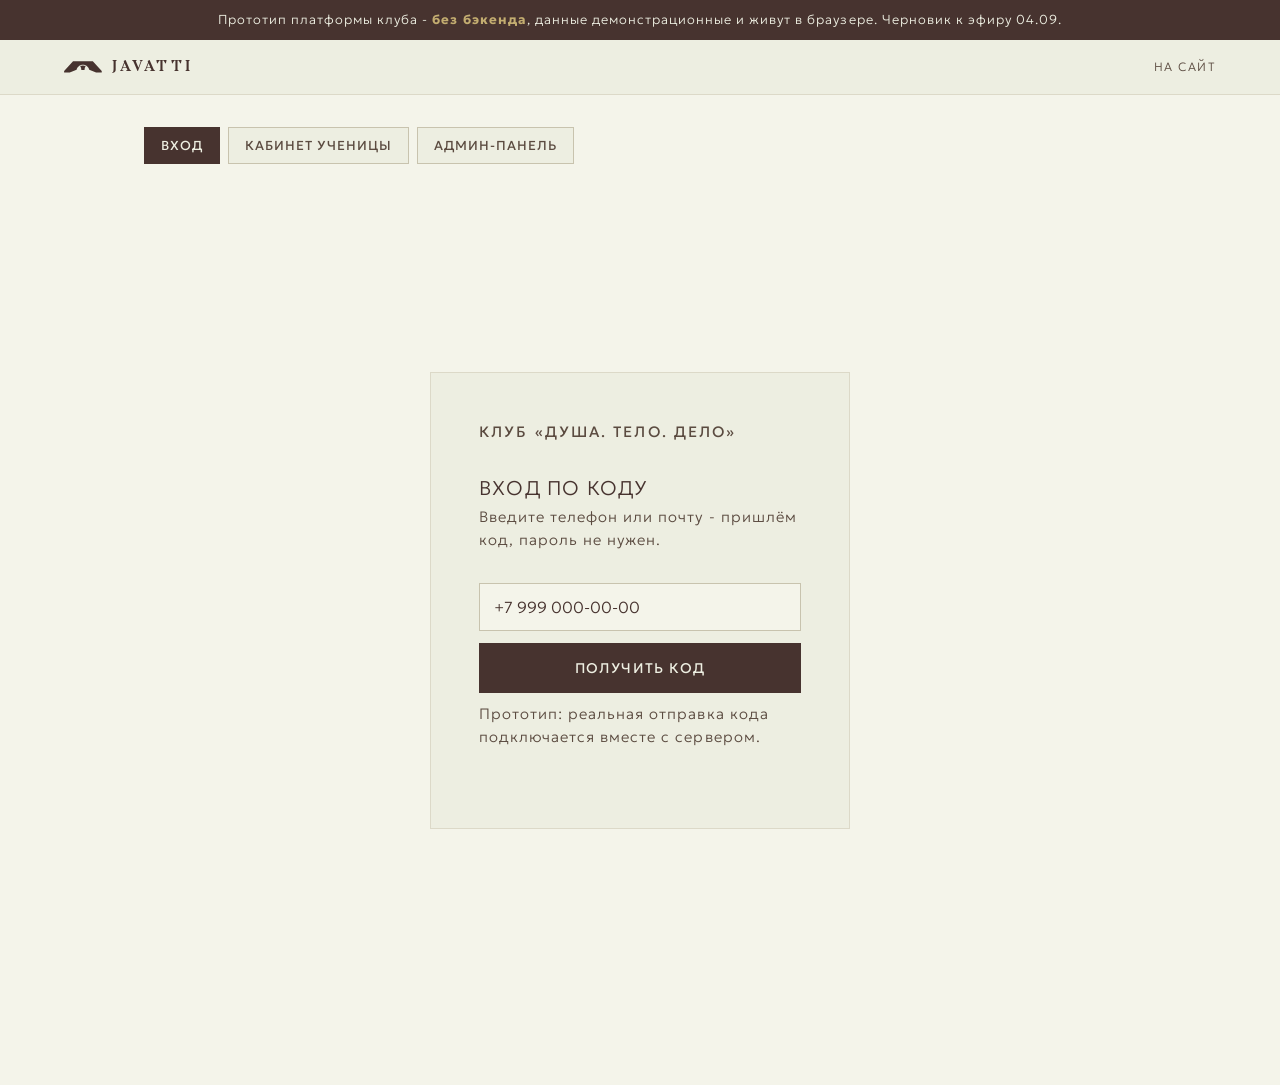
<file: platform.html>
<!doctype html>
<html lang="ru">
<head>
<meta charset="utf-8">
<meta name="viewport" content="width=device-width,initial-scale=1">
<title>Платформа клуба - прототип | JAVATTI</title>
<meta name="robots" content="noindex">
<link rel="preconnect" href="https://fonts.googleapis.com">
<link rel="preconnect" href="https://fonts.gstatic.com" crossorigin>
<link rel="stylesheet" href="https://fonts.googleapis.com/css2?family=Geologica:wght@200;300;400&display=swap">
<link rel="stylesheet" href="assets/style.css">
<style>
/* ---------- специфика платформы, поверх общей дизайн-системы ---------- */
body{background:var(--surface)}
.proto-banner{background:var(--chicory);color:var(--cannoli);padding:10px 0;font-size:.8125rem;text-align:center}
.proto-banner strong{color:var(--gold)}

.appwrap{max-width:1040px;margin:0 auto;padding:var(--sp-lg) var(--sp-md) var(--sp-3xl)}
.screen{display:none}
.screen.on{display:block}

/* переключатель демо-ролей, только для прототипа */
.roleSwitch{display:flex;gap:8px;margin-bottom:var(--sp-xl);flex-wrap:wrap}
.roleSwitch button{
  font-family:var(--font-text);font-size:.8125rem;text-transform:uppercase;letter-spacing:.08em;
  padding:9px 16px;border:1px solid var(--line-strong);background:var(--cannoli);color:var(--raindrum);cursor:pointer;
}
.roleSwitch button.active{background:var(--chicory);color:var(--cannoli);border-color:var(--chicory)}

/* ---- вход ---- */
.loginCard{max-width:420px;margin:var(--sp-2xl) auto;background:var(--cannoli);border:1px solid var(--line);padding:var(--sp-xl)}
.loginCard h3{margin-bottom:8px}
.loginCard p{color:var(--raindrum);font-size:.9375rem;margin-bottom:var(--sp-lg)}
.loginCard input{
  width:100%;font-family:var(--font-text);font-weight:200;font-size:1rem;padding:13px 14px;
  border:1px solid var(--line-strong);background:var(--surface);color:var(--chicory);margin-bottom:12px;
}
.loginCard input:focus{outline:none;border-color:var(--gold)}
.codeRow{display:flex;gap:8px;margin-bottom:16px}
.codeRow input{width:44px;text-align:center;padding:12px 0;font-size:1.125rem}
.demoHint{font-size:.75rem;color:var(--line-strong);margin-top:10px}

/* ---- кабинет ученицы ---- */
.dashHead{display:flex;justify-content:space-between;align-items:flex-end;gap:var(--sp-md);flex-wrap:wrap;margin-bottom:var(--sp-xl)}
.dashHead h1{font-size:1.5rem}
.statusPill{
  display:inline-flex;align-items:center;gap:6px;font-size:.75rem;text-transform:uppercase;
  letter-spacing:.08em;padding:6px 12px;border:1px solid currentColor;
}
.statusPill.active{color:var(--pesto)}
.statusPill.expired{color:var(--cabernet)}
.statusPill i{width:6px;height:6px;border-radius:50%;background:currentColor;display:block}

.renewalBanner{background:var(--chicory);color:var(--cannoli);padding:var(--sp-md) var(--sp-lg);margin-bottom:var(--sp-xl);display:none}
.renewalBanner.show{display:flex;justify-content:space-between;align-items:center;gap:var(--sp-md);flex-wrap:wrap}
.renewalBanner p{margin:0;color:var(--tapioca);max-width:52ch}
.renewalBanner strong{color:var(--straw)}

.blockCard{border:1px solid var(--line);background:var(--cannoli);margin-bottom:var(--sp-md)}
.blockHead{display:flex;align-items:center;gap:var(--sp-md);padding:var(--sp-md) var(--sp-lg);cursor:pointer;user-select:none}
.blockArch{width:44px;height:36px;flex:none;clip-path:polygon(0 100%,0 25%,20% 0,80% 0,100% 25%,100% 100%)}
.blockArch.b-soul{background:var(--tapioca)}
.blockArch.b-body{background:var(--rifle)}
.blockArch.b-work{background:var(--chicory)}
.blockHead .meta{flex:1}
.blockHead .eyebrow{margin-bottom:4px}
.blockHead h4{font-size:1.0625rem;text-transform:none;font-weight:300;letter-spacing:.03em}
.blockProg{font-size:.75rem;color:var(--raindrum);font-variant-numeric:tabular-nums;white-space:nowrap}
.blockBar{height:3px;background:var(--line);margin-top:6px;width:120px}
.blockBar i{display:block;height:100%;background:var(--gold)}
.blockChevron{font-size:1.25rem;color:var(--line-strong);transition:transform .15s}
.blockCard.open .blockChevron{transform:rotate(180deg)}

.lessonList{display:none;border-top:1px solid var(--line)}
.blockCard.open .lessonList{display:block}
.lesson{display:flex;align-items:center;gap:var(--sp-md);padding:14px var(--sp-lg);border-bottom:1px solid var(--line)}
.lesson:last-child{border-bottom:0}
.lesson-check{
  width:22px;height:22px;flex:none;border:1.5px solid var(--line-strong);display:flex;align-items:center;justify-content:center;
  font-size:.75rem;color:var(--cannoli);cursor:pointer;
}
.lesson-check.done{background:var(--pesto);border-color:var(--pesto)}
.lesson-title{flex:1;font-size:.9375rem}
.lesson-dur{font-size:.75rem;color:var(--line-strong);font-variant-numeric:tabular-nums}

.liveList{display:grid;gap:var(--sp-sm);margin-top:var(--sp-sm)}
.liveItem{border:1px solid var(--line);background:var(--cannoli);padding:var(--sp-md);display:flex;justify-content:space-between;gap:var(--sp-md);align-items:center}
.liveItem .d{font-size:.75rem;color:var(--raindrum);text-transform:uppercase;letter-spacing:.06em}

/* ---- админка ---- */
.adminTable{width:100%;border-collapse:collapse;font-size:.9375rem}
.adminTable th{
  text-align:left;font-size:.7rem;text-transform:uppercase;letter-spacing:.1em;color:var(--raindrum);
  padding:10px 12px;border-bottom:1px solid var(--line-strong);font-weight:400;
}
.adminTable td{padding:12px;border-bottom:1px solid var(--line)}
.adminTable tr:last-child td{border-bottom:0}
.adminPill{font-size:.72rem;text-transform:uppercase;letter-spacing:.06em;padding:4px 9px;border:1px solid currentColor;display:inline-block}
.adminPill.active{color:var(--pesto)}
.adminPill.expired{color:var(--cabernet)}
.adminPill.pending{color:var(--raindrum)}
.miniBtn{
  font-family:var(--font-text);font-size:.75rem;text-transform:uppercase;letter-spacing:.06em;
  padding:7px 12px;border:1px solid var(--line-strong);background:transparent;color:var(--chicory);cursor:pointer;
}
.miniBtn:hover{background:var(--chicory);color:var(--cannoli);border-color:var(--chicory)}
.adminStats{display:grid;grid-template-columns:repeat(auto-fit,minmax(150px,1fr));gap:var(--sp-md);margin-bottom:var(--sp-xl)}
.statCard{border:1px solid var(--line);background:var(--cannoli);padding:var(--sp-md)}
.statCard .n{font-family:var(--font-head);font-weight:700;font-size:1.5rem;letter-spacing:.04em;font-variant-numeric:tabular-nums}
.statCard .t{font-size:.75rem;color:var(--raindrum);margin-top:4px}

@media (max-width:640px){
  .adminTable{display:block;overflow-x:auto}
  .blockHead{flex-wrap:wrap}
}
</style>
</head>
<body>

<div class="proto-banner">Прототип платформы клуба - <strong>без бэкенда</strong>, данные демонстрационные и живут в браузере. Черновик к эфиру 04.09.</div>

<header class="site-head">
  <div class="wrap">
    <a class="brand" href="index.html">
      <svg viewBox="76 62 132 40" role="img" aria-label="JAVATTI"><path fill="#47332F" d="M176.113,62.595h-68.762L76.267,96.393v5.411h19.675l23.734-9.013c2.186-10.173,11.229-17.799,22.056-17.799c10.826,0,19.87,7.626,22.056,17.799l23.734,9.013h19.676v-5.411L176.113,62.595z"/><path fill="#47332F" d="M136.117,93.557c0.03-0.443,0.045-0.888,0.045-1.328c0-4.271-1.401-8.449-3.962-11.859c2.895-1.612,6.174-2.461,9.533-2.461c3.36,0,6.638,0.849,9.534,2.461c-2.561,3.41-3.962,7.588-3.962,11.859c0,0.441,0.015,0.885,0.045,1.328H136.117z"/></svg>
      <span class="name">Javatti</span>
    </a>
    <nav class="site-nav" aria-label="Основная навигация">
      <a href="index.html">На сайт</a>
    </nav>
  </div>
</header>

<div class="appwrap">

  <div class="roleSwitch" role="tablist" aria-label="Демонстрационный переключатель экранов">
    <button data-go="login" class="active">Вход</button>
    <button data-go="dashboard">Кабинет ученицы</button>
    <button data-go="admin">Админ-панель</button>
  </div>

  <!-- ЭКРАН: ВХОД -->
  <section class="screen on" id="s-login">
    <div class="loginCard">
      <p class="eyebrow">Клуб «Душа. Тело. Дело»</p>
      <h3 style="margin:10px 0 6px">Вход по коду</h3>
      <p>Введите телефон или почту - пришлём код, пароль не нужен.</p>
      <input type="text" placeholder="Телефон или почта" value="+7 999 000-00-00">
      <button class="btn btn-dark" style="width:100%" onclick="showCode()">Получить код</button>
      <div id="codeBlock" style="display:none;margin-top:16px">
        <p style="font-size:.875rem;color:var(--raindrum);margin-bottom:10px">Код отправлен. В демо любой 4-значный подойдёт:</p>
        <div class="codeRow">
          <input maxlength="1" value="1"><input maxlength="1" value="2"><input maxlength="1" value="3"><input maxlength="1" value="4">
        </div>
        <button class="btn btn-primary" style="width:100%" onclick="go('dashboard')">Войти</button>
      </div>
      <p class="demoHint">Прототип: реальная отправка кода подключается вместе с сервером.</p>
    </div>
  </section>

  <!-- ЭКРАН: КАБИНЕТ УЧЕНИЦЫ -->
  <section class="screen" id="s-dashboard">
    <div class="dashHead">
      <div>
        <p class="eyebrow">Личный кабинет</p>
        <h1>Здравствуйте, Амина</h1>
      </div>
      <span class="statusPill active" id="statusPill"><i></i> Доступ активен до 2 декабря</span>
    </div>

    <div class="renewalBanner" id="renewalBanner">
      <p><strong>Доступ к программе закончился.</strong> Продлите участие за 1 900 ₽/мес - сообщество, еженедельные эфиры и разборы.</p>
      <button class="btn btn-primary" onclick="toggleExpired(false)">Продлить</button>
    </div>

    <p class="eyebrow" style="margin-bottom:var(--sp-sm)">Программа</p>

    <div class="blockCard open" data-block="soul">
      <div class="blockHead" onclick="toggleBlock(this)">
        <span class="blockArch b-soul"></span>
        <div class="meta">
          <p class="eyebrow">Модуль 1</p>
          <h4>Душа</h4>
          <div class="blockBar"><i style="width:66%"></i></div>
        </div>
        <span class="blockProg">2 / 3</span>
        <span class="blockChevron">v</span>
      </div>
      <div class="lessonList">
        <div class="lesson">
          <span class="lesson-check done" onclick="event.stopPropagation();this.classList.toggle('done')">✓</span>
          <span class="lesson-title">Точка А: где вы сейчас с опорой</span>
          <span class="lesson-dur">18 мин</span>
        </div>
        <div class="lesson">
          <span class="lesson-check done" onclick="event.stopPropagation();this.classList.toggle('done')">✓</span>
          <span class="lesson-title">Регулярность вместо порывов</span>
          <span class="lesson-dur">24 мин</span>
        </div>
        <div class="lesson">
          <span class="lesson-check" onclick="event.stopPropagation();this.classList.toggle('done')"></span>
          <span class="lesson-title">Ориентиры в решениях</span>
          <span class="lesson-dur">21 мин</span>
        </div>
      </div>
    </div>

    <div class="blockCard" data-block="body">
      <div class="blockHead" onclick="toggleBlock(this)">
        <span class="blockArch b-body"></span>
        <div class="meta">
          <p class="eyebrow">Модуль 2</p>
          <h4>Тело</h4>
          <div class="blockBar"><i style="width:0%"></i></div>
        </div>
        <span class="blockProg">0 / 4</span>
        <span class="blockChevron">v</span>
      </div>
      <div class="lessonList">
        <div class="lesson"><span class="lesson-check" onclick="event.stopPropagation();this.classList.toggle('done')"></span><span class="lesson-title">Точка А: энергия и ресурс</span><span class="lesson-dur">19 мин</span></div>
        <div class="lesson"><span class="lesson-check" onclick="event.stopPropagation();this.classList.toggle('done')"></span><span class="lesson-title">Сон и режим</span><span class="lesson-dur">22 мин</span></div>
        <div class="lesson"><span class="lesson-check" onclick="event.stopPropagation();this.classList.toggle('done')"></span><span class="lesson-title">Питание без диет</span><span class="lesson-dur">27 мин</span></div>
        <div class="lesson"><span class="lesson-check" onclick="event.stopPropagation();this.classList.toggle('done')"></span><span class="lesson-title">Движение как привычка</span><span class="lesson-dur">20 мин</span></div>
      </div>
    </div>

    <div class="blockCard" data-block="work">
      <div class="blockHead" onclick="toggleBlock(this)">
        <span class="blockArch b-work"></span>
        <div class="meta">
          <p class="eyebrow">Модуль 3</p>
          <h4>Дело</h4>
          <div class="blockBar"><i style="width:0%"></i></div>
        </div>
        <span class="blockProg">0 / 4</span>
        <span class="blockChevron">v</span>
      </div>
      <div class="lessonList">
        <div class="lesson"><span class="lesson-check" onclick="event.stopPropagation();this.classList.toggle('done')"></span><span class="lesson-title">Цифры вместо ощущений</span><span class="lesson-dur">25 мин</span></div>
        <div class="lesson"><span class="lesson-check" onclick="event.stopPropagation();this.classList.toggle('done')"></span><span class="lesson-title">Продуктовая линейка</span><span class="lesson-dur">23 мин</span></div>
        <div class="lesson"><span class="lesson-check" onclick="event.stopPropagation();this.classList.toggle('done')"></span><span class="lesson-title">Делегирование первой задачи</span><span class="lesson-dur">19 мин</span></div>
        <div class="lesson"><span class="lesson-check" onclick="event.stopPropagation();this.classList.toggle('done')"></span><span class="lesson-title">Система, которая работает без вас</span><span class="lesson-dur">26 мин</span></div>
      </div>
    </div>

    <p class="eyebrow" style="margin:var(--sp-2xl) 0 var(--sp-sm)">Эфиры сообщества <span style="text-transform:none;letter-spacing:0">- открыто при продлении</span></p>
    <div class="liveList" style="opacity:.45;pointer-events:none">
      <div class="liveItem"><span>Разбор: как не бросить на второй месяц</span><span class="d">Ср, 10 сентября</span></div>
      <div class="liveItem"><span>Живой эфир: вопросы по модулю «Тело»</span><span class="d">Ср, 17 сентября</span></div>
    </div>
    <p class="caption" style="margin-top:10px">Раздел разблокируется автоматически после продления - сейчас показан для образца вёрстки.</p>
  </section>

  <!-- ЭКРАН: АДМИНКА -->
  <section class="screen" id="s-admin">
    <p class="eyebrow">Админ-панель</p>
    <h1 style="margin-bottom:var(--sp-xl)">Участницы клуба</h1>

    <div class="adminStats">
      <div class="statCard"><span class="n">3</span><span class="t">всего участниц</span></div>
      <div class="statCard"><span class="n">2</span><span class="t">доступ активен</span></div>
      <div class="statCard"><span class="n">1</span><span class="t">ожидает оплаты</span></div>
      <div class="statCard"><span class="n">1</span><span class="t">заявка с сайта</span></div>
    </div>

    <p class="eyebrow" style="margin-bottom:var(--sp-sm)">Участницы</p>
    <div style="overflow-x:auto">
    <table class="adminTable">
      <thead>
        <tr><th>Имя</th><th>Контакт</th><th>Вступила</th><th>Доступ до</th><th>Прогресс</th><th>Статус</th><th></th></tr>
      </thead>
      <tbody id="adminBody">
        <tr>
          <td>Амина Р.</td><td>+7 999 000-00-00</td><td>02.09.2026</td><td>02.12.2026</td><td>2 / 11</td>
          <td><span class="adminPill active">Активна</span></td>
          <td><button class="miniBtn">Продлить</button></td>
        </tr>
        <tr>
          <td>Марьям С.</td><td>+7 988 111-22-33</td><td>15.08.2026</td><td>15.11.2026</td><td>8 / 11</td>
          <td><span class="adminPill active">Активна</span></td>
          <td><button class="miniBtn">Продлить</button></td>
        </tr>
        <tr>
          <td>Хадижа Т.</td><td>+7 963 555-44-11</td><td>-</td><td>-</td><td>-</td>
          <td><span class="adminPill pending">Ждёт оплаты</span></td>
          <td><button class="miniBtn" onclick="markPaid(this)">Отметить оплату</button></td>
        </tr>
      </tbody>
    </table>
    </div>

    <p class="eyebrow" style="margin:var(--sp-2xl) 0 var(--sp-sm)">Новые заявки с сайта</p>
    <div style="border:1px solid var(--line);background:var(--cannoli);padding:var(--sp-md)">
      <p style="margin:0 0 4px"><strong>Зульфия К.</strong> - +7 928 777-66-55</p>
      <p class="caption" style="margin:0">«Хочу понять, с чего начать - постоянно устаю и не могу собраться»</p>
      <div style="margin-top:10px;display:flex;gap:8px">
        <button class="miniBtn">Создать доступ</button>
        <button class="miniBtn">В спам</button>
      </div>
    </div>
  </section>

</div>

<script>
function go(name){
  document.querySelectorAll('.screen').forEach(function(s){ s.classList.remove('on'); });
  document.getElementById('s-'+name).classList.add('on');
  document.querySelectorAll('.roleSwitch button').forEach(function(b){ b.classList.remove('active'); });
  document.querySelector('.roleSwitch button[data-go="'+name+'"]').classList.add('active');
  window.scrollTo(0,0);
}
document.querySelectorAll('.roleSwitch button').forEach(function(b){
  b.addEventListener('click', function(){ go(b.getAttribute('data-go')); });
});

function showCode(){ document.getElementById('codeBlock').style.display='block'; }

function toggleBlock(el){
  var card = el.closest('.blockCard');
  var isOpen = card.classList.contains('open');
  document.querySelectorAll('.blockCard').forEach(function(c){ c.classList.remove('open'); });
  if(!isOpen) card.classList.add('open');
}

function toggleExpired(force){
  var expired = force !== undefined ? force : !document.getElementById('renewalBanner').classList.contains('show');
  var pill = document.getElementById('statusPill');
  var banner = document.getElementById('renewalBanner');
  if(expired){
    banner.classList.add('show');
    pill.className = 'statusPill expired';
    pill.innerHTML = '<i></i> Доступ истёк 28 августа';
  } else {
    banner.classList.remove('show');
    pill.className = 'statusPill active';
    pill.innerHTML = '<i></i> Доступ активен до 2 декабря';
  }
}

function markPaid(btn){
  var row = btn.closest('tr');
  row.querySelector('.adminPill').outerHTML = '<span class="adminPill active">Активна</span>';
  row.children[2].textContent = new Date().toLocaleDateString('ru-RU');
  row.children[3].textContent = 'через 3 мес.';
  row.children[4].textContent = '0 / 11';
  btn.textContent = 'Продлить';
}
</script>

</body>
</html>
</file>
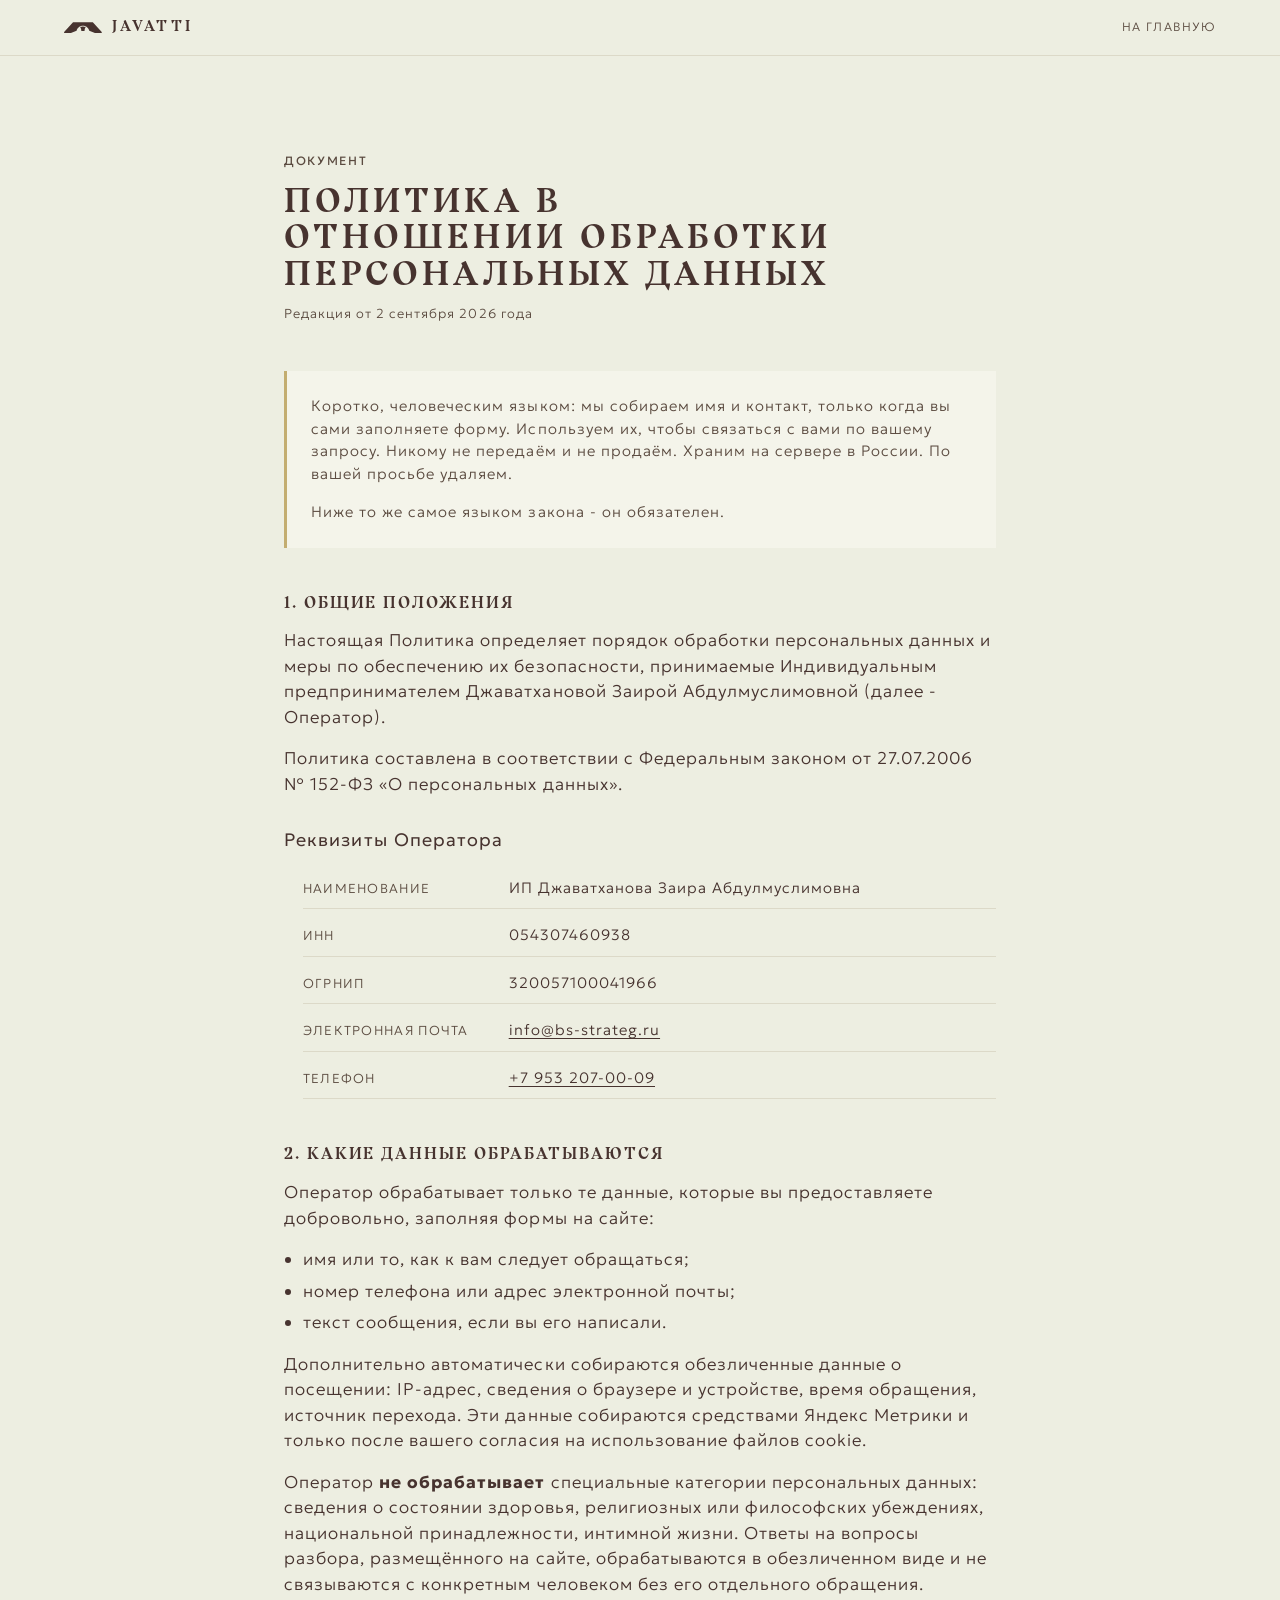
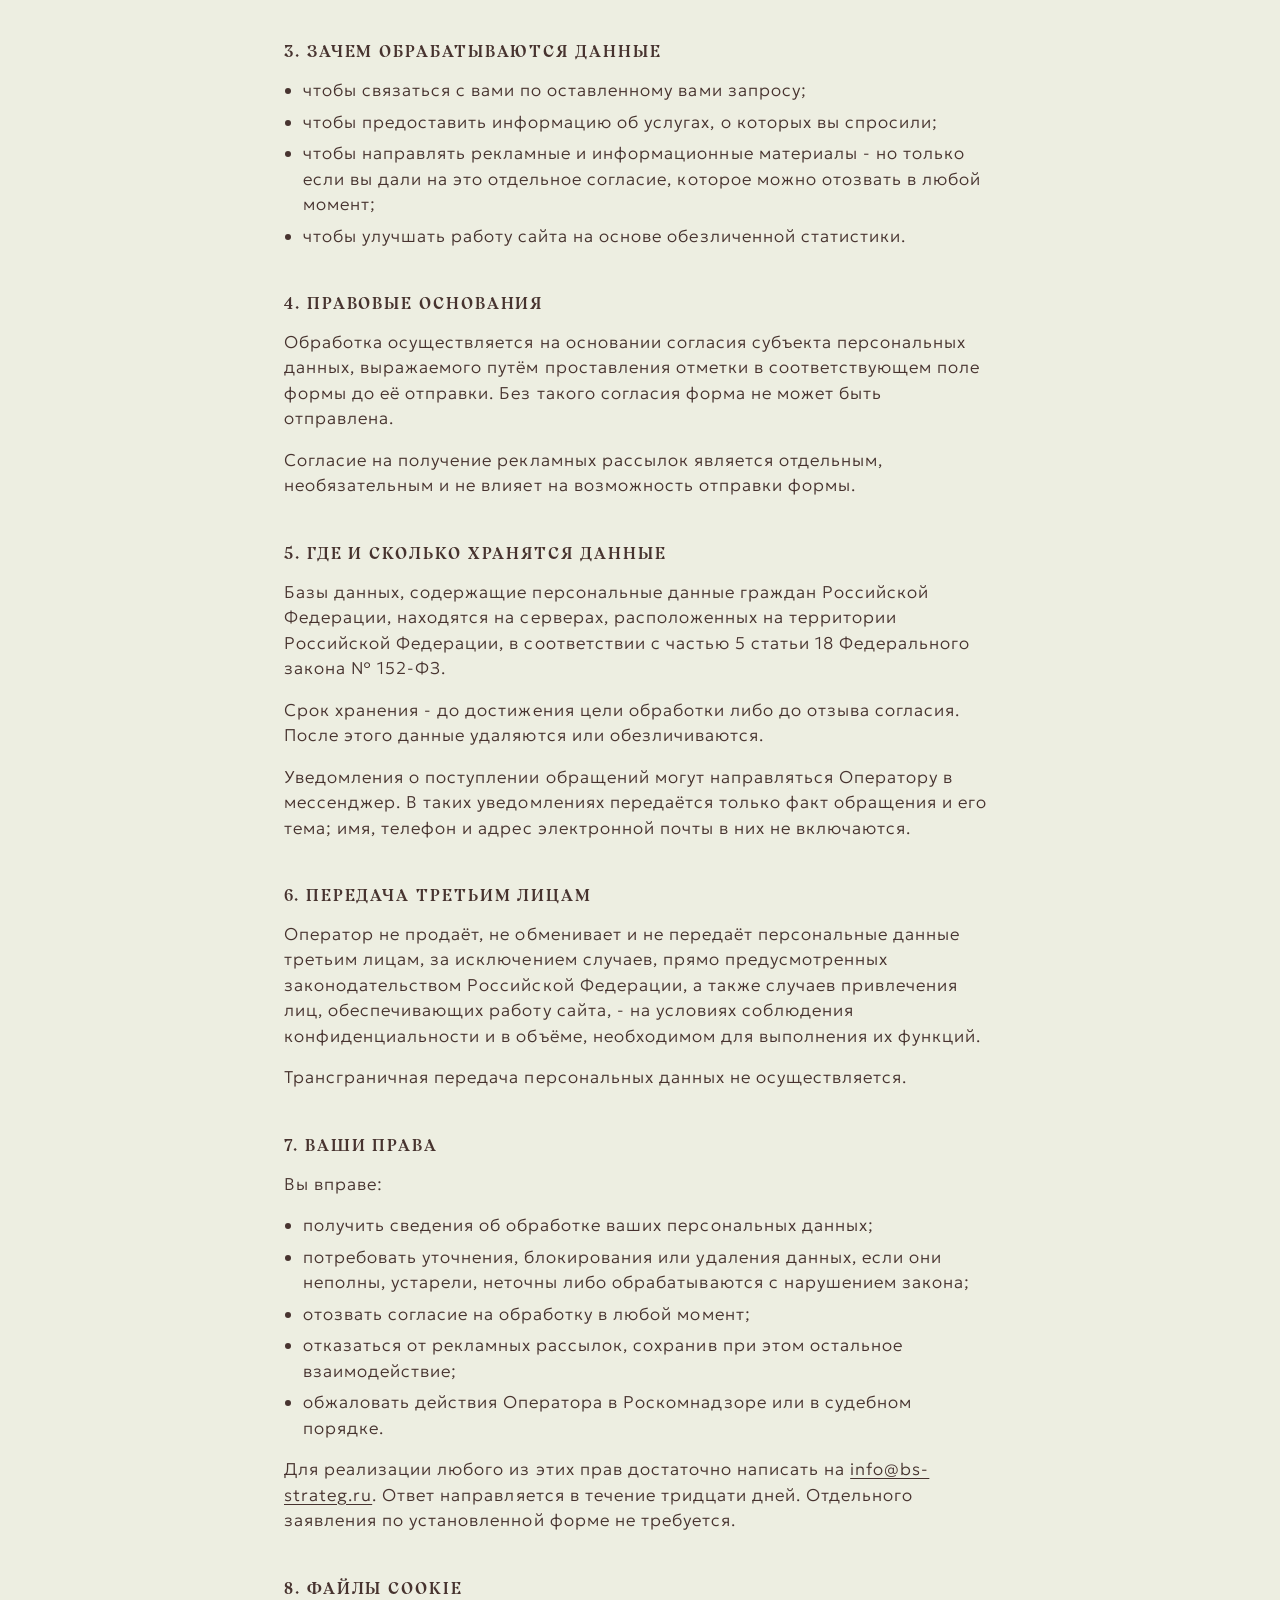
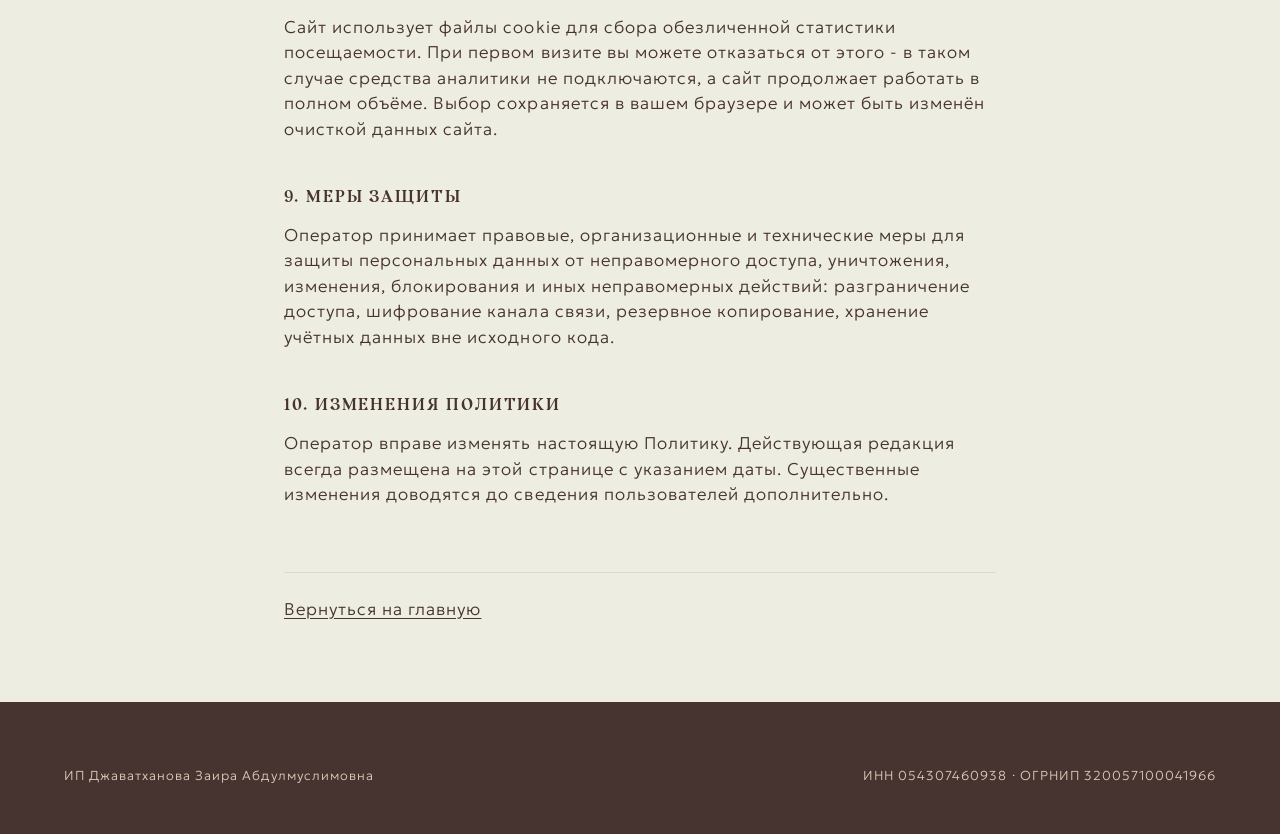
<file: privacy.html>
<!doctype html>
<html lang="ru">
<head>
<meta charset="utf-8">
<meta name="viewport" content="width=device-width,initial-scale=1">
<title>Политика конфиденциальности - JAVATTI GROUP</title>
<meta name="robots" content="noindex">
<link rel="preconnect" href="https://fonts.googleapis.com">
<link rel="preconnect" href="https://fonts.gstatic.com" crossorigin>
<link rel="stylesheet" href="https://fonts.googleapis.com/css2?family=Geologica:wght@200;300;400&display=swap">
<link rel="stylesheet" href="assets/style.css">
</head>
<body>

<header class="site-head">
  <div class="wrap">
    <a class="brand" href="index.html">
      <svg viewBox="76 62 132 40" role="img" aria-label="JAVATTI"><path fill="#47332F" d="M176.113,62.595h-68.762L76.267,96.393v5.411h19.675l23.734-9.013c2.186-10.173,11.229-17.799,22.056-17.799c10.826,0,19.87,7.626,22.056,17.799l23.734,9.013h19.676v-5.411L176.113,62.595z"/><path fill="#47332F" d="M136.117,93.557c0.03-0.443,0.045-0.888,0.045-1.328c0-4.271-1.401-8.449-3.962-11.859c2.895-1.612,6.174-2.461,9.533-2.461c3.36,0,6.638,0.849,9.534,2.461c-2.561,3.41-3.962,7.588-3.962,11.859c0,0.441,0.015,0.885,0.045,1.328H136.117z"/></svg>
      <span class="name">Javatti</span>
    </a>
    <nav class="site-nav" aria-label="Основная навигация">
      <a href="index.html">На главную</a>
    </nav>
  </div>
</header>

<main class="doc">
  <div class="wrap wrap-narrow">
    <p class="eyebrow">Документ</p>
    <h1 class="doc-title">Политика в отношении обработки персональных данных</h1>
    <p class="doc-date">Редакция от 2 сентября 2026 года</p>

    <div class="doc-note">
      <p>Коротко, человеческим языком: мы собираем имя и контакт, только когда вы сами
      заполняете форму. Используем их, чтобы связаться с вами по вашему запросу.
      Никому не передаём и не продаём. Храним на сервере в России. По вашей просьбе удаляем.</p>
      <p style="margin-bottom:0">Ниже то же самое языком закона - он обязателен.</p>
    </div>

    <h2>1. Общие положения</h2>
    <p>Настоящая Политика определяет порядок обработки персональных данных и меры по
    обеспечению их безопасности, принимаемые Индивидуальным предпринимателем
    Джаватхановой Заирой Абдулмуслимовной (далее - Оператор).</p>
    <p>Политика составлена в соответствии с Федеральным законом от 27.07.2006 № 152-ФЗ
    «О персональных данных».</p>

    <h3>Реквизиты Оператора</h3>
    <ul class="req">
      <li><span>Наименование</span> ИП Джаватханова Заира Абдулмуслимовна</li>
      <li><span>ИНН</span> 054307460938</li>
      <li><span>ОГРНИП</span> 320057100041966</li>
      <li><span>Электронная почта</span> <a href="mailto:info@bs-strateg.ru">info@bs-strateg.ru</a></li>
      <li><span>Телефон</span> <a href="tel:+79532070009">+7 953 207-00-09</a></li>
    </ul>

    <h2>2. Какие данные обрабатываются</h2>
    <p>Оператор обрабатывает только те данные, которые вы предоставляете добровольно,
    заполняя формы на сайте:</p>
    <ul>
      <li>имя или то, как к вам следует обращаться;</li>
      <li>номер телефона или адрес электронной почты;</li>
      <li>текст сообщения, если вы его написали.</li>
    </ul>
    <p>Дополнительно автоматически собираются обезличенные данные о посещении:
    IP-адрес, сведения о браузере и устройстве, время обращения, источник перехода.
    Эти данные собираются средствами Яндекс Метрики и только после вашего согласия
    на использование файлов cookie.</p>
    <p>Оператор <strong>не обрабатывает</strong> специальные категории персональных данных:
    сведения о состоянии здоровья, религиозных или философских убеждениях,
    национальной принадлежности, интимной жизни. Ответы на вопросы разбора,
    размещённого на сайте, обрабатываются в обезличенном виде и не связываются
    с конкретным человеком без его отдельного обращения.</p>

    <h2>3. Зачем обрабатываются данные</h2>
    <ul>
      <li>чтобы связаться с вами по оставленному вами запросу;</li>
      <li>чтобы предоставить информацию об услугах, о которых вы спросили;</li>
      <li>чтобы направлять рекламные и информационные материалы - но только если вы
      дали на это отдельное согласие, которое можно отозвать в любой момент;</li>
      <li>чтобы улучшать работу сайта на основе обезличенной статистики.</li>
    </ul>

    <h2>4. Правовые основания</h2>
    <p>Обработка осуществляется на основании согласия субъекта персональных данных,
    выражаемого путём проставления отметки в соответствующем поле формы до её отправки.
    Без такого согласия форма не может быть отправлена.</p>
    <p>Согласие на получение рекламных рассылок является отдельным, необязательным
    и не влияет на возможность отправки формы.</p>

    <h2>5. Где и сколько хранятся данные</h2>
    <p>Базы данных, содержащие персональные данные граждан Российской Федерации,
    находятся на серверах, расположенных на территории Российской Федерации,
    в соответствии с частью 5 статьи 18 Федерального закона № 152-ФЗ.</p>
    <p>Срок хранения - до достижения цели обработки либо до отзыва согласия.
    После этого данные удаляются или обезличиваются.</p>
    <p>Уведомления о поступлении обращений могут направляться Оператору в мессенджер.
    В таких уведомлениях передаётся только факт обращения и его тема;
    имя, телефон и адрес электронной почты в них не включаются.</p>

    <h2>6. Передача третьим лицам</h2>
    <p>Оператор не продаёт, не обменивает и не передаёт персональные данные третьим лицам,
    за исключением случаев, прямо предусмотренных законодательством Российской Федерации,
    а также случаев привлечения лиц, обеспечивающих работу сайта, - на условиях
    соблюдения конфиденциальности и в объёме, необходимом для выполнения их функций.</p>
    <p>Трансграничная передача персональных данных не осуществляется.</p>

    <h2>7. Ваши права</h2>
    <p>Вы вправе:</p>
    <ul>
      <li>получить сведения об обработке ваших персональных данных;</li>
      <li>потребовать уточнения, блокирования или удаления данных, если они неполны,
      устарели, неточны либо обрабатываются с нарушением закона;</li>
      <li>отозвать согласие на обработку в любой момент;</li>
      <li>отказаться от рекламных рассылок, сохранив при этом остальное взаимодействие;</li>
      <li>обжаловать действия Оператора в Роскомнадзоре или в судебном порядке.</li>
    </ul>
    <p>Для реализации любого из этих прав достаточно написать на
    <a href="mailto:info@bs-strateg.ru">info@bs-strateg.ru</a>. Ответ направляется
    в течение тридцати дней. Отдельного заявления по установленной форме не требуется.</p>

    <h2>8. Файлы cookie</h2>
    <p>Сайт использует файлы cookie для сбора обезличенной статистики посещаемости.
    При первом визите вы можете отказаться от этого - в таком случае средства
    аналитики не подключаются, а сайт продолжает работать в полном объёме.
    Выбор сохраняется в вашем браузере и может быть изменён очисткой данных сайта.</p>

    <h2>9. Меры защиты</h2>
    <p>Оператор принимает правовые, организационные и технические меры для защиты
    персональных данных от неправомерного доступа, уничтожения, изменения,
    блокирования и иных неправомерных действий: разграничение доступа,
    шифрование канала связи, резервное копирование, хранение учётных данных
    вне исходного кода.</p>

    <h2>10. Изменения политики</h2>
    <p>Оператор вправе изменять настоящую Политику. Действующая редакция всегда
    размещена на этой странице с указанием даты. Существенные изменения
    доводятся до сведения пользователей дополнительно.</p>

    <p class="doc-back"><a href="index.html">Вернуться на главную</a></p>
  </div>
</main>

<footer class="site-foot">
  <div class="wrap">
    <div class="foot-bottom" style="margin-top:0;border-top:0;padding-top:0">
      <span>ИП Джаватханова Заира Абдулмуслимовна</span>
      <span>ИНН 054307460938 · ОГРНИП 320057100041966</span>
    </div>
  </div>
</footer>

</body>
</html>
</file>
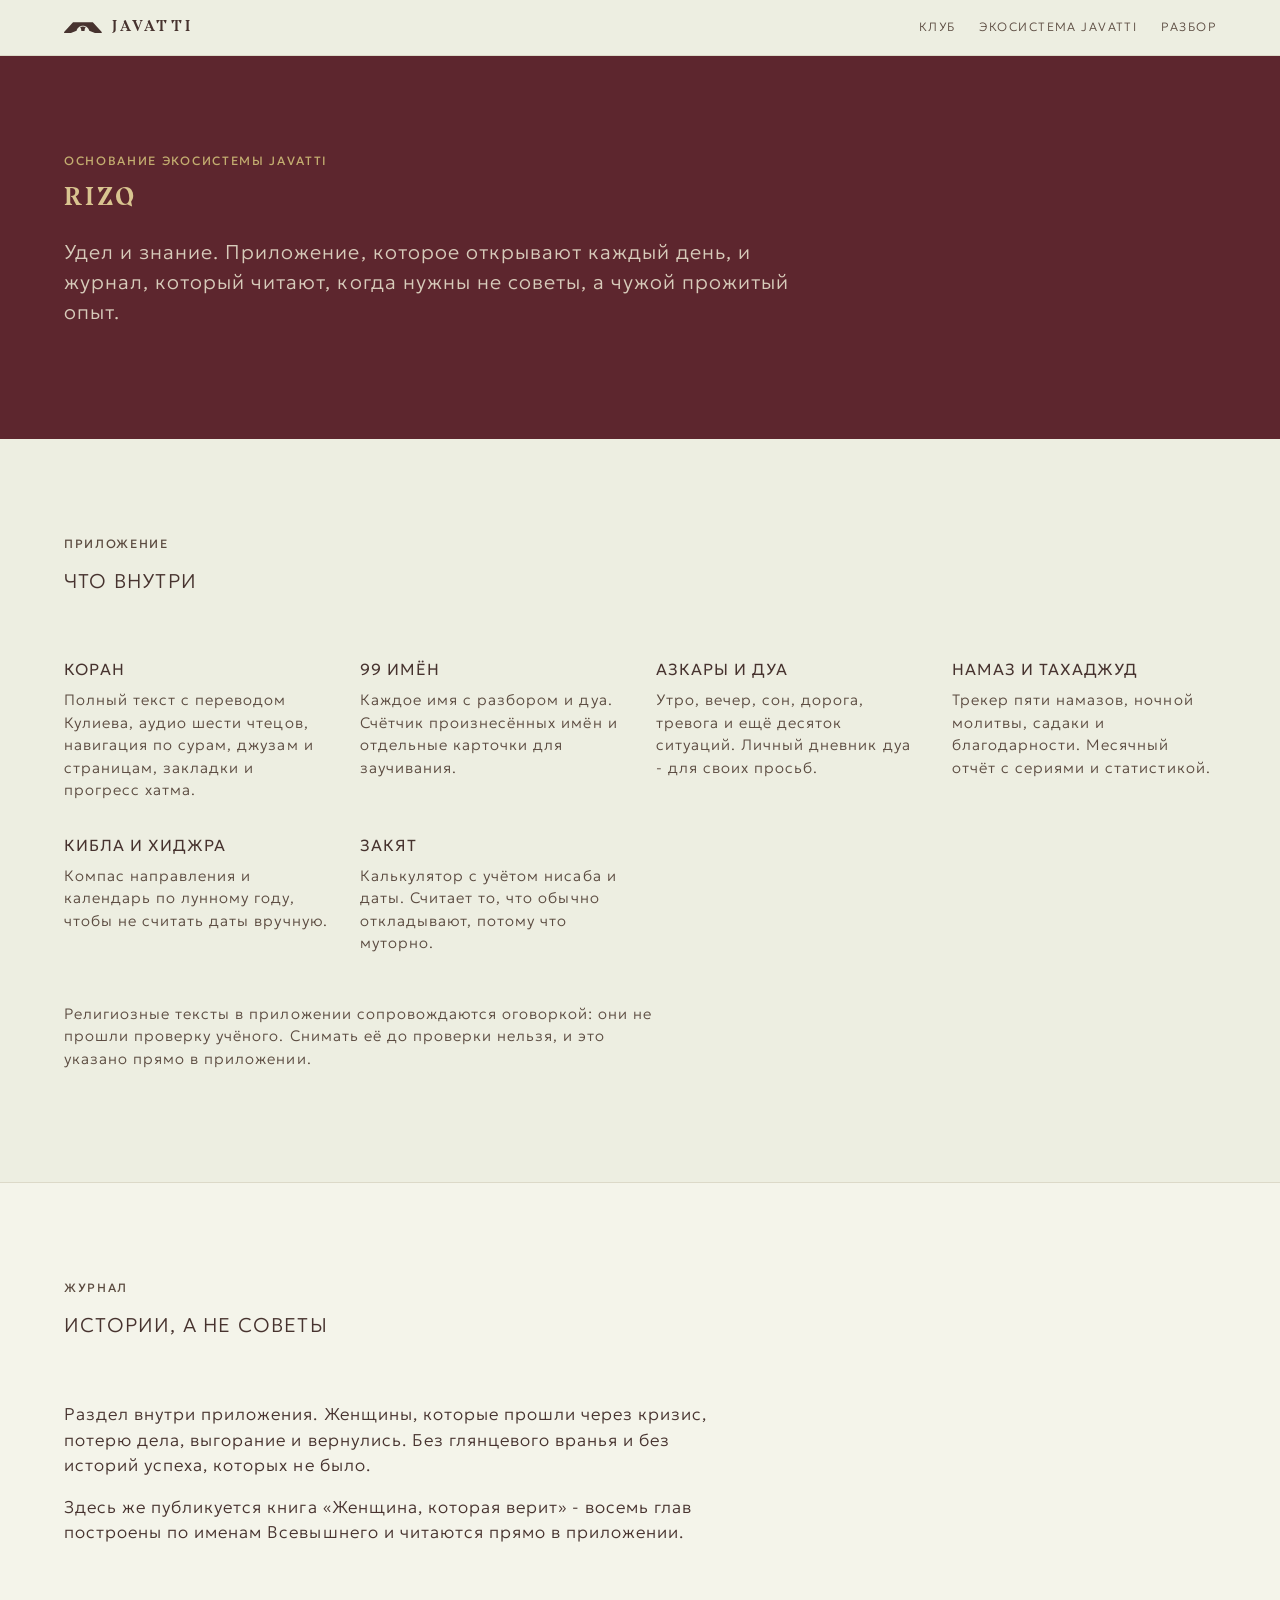
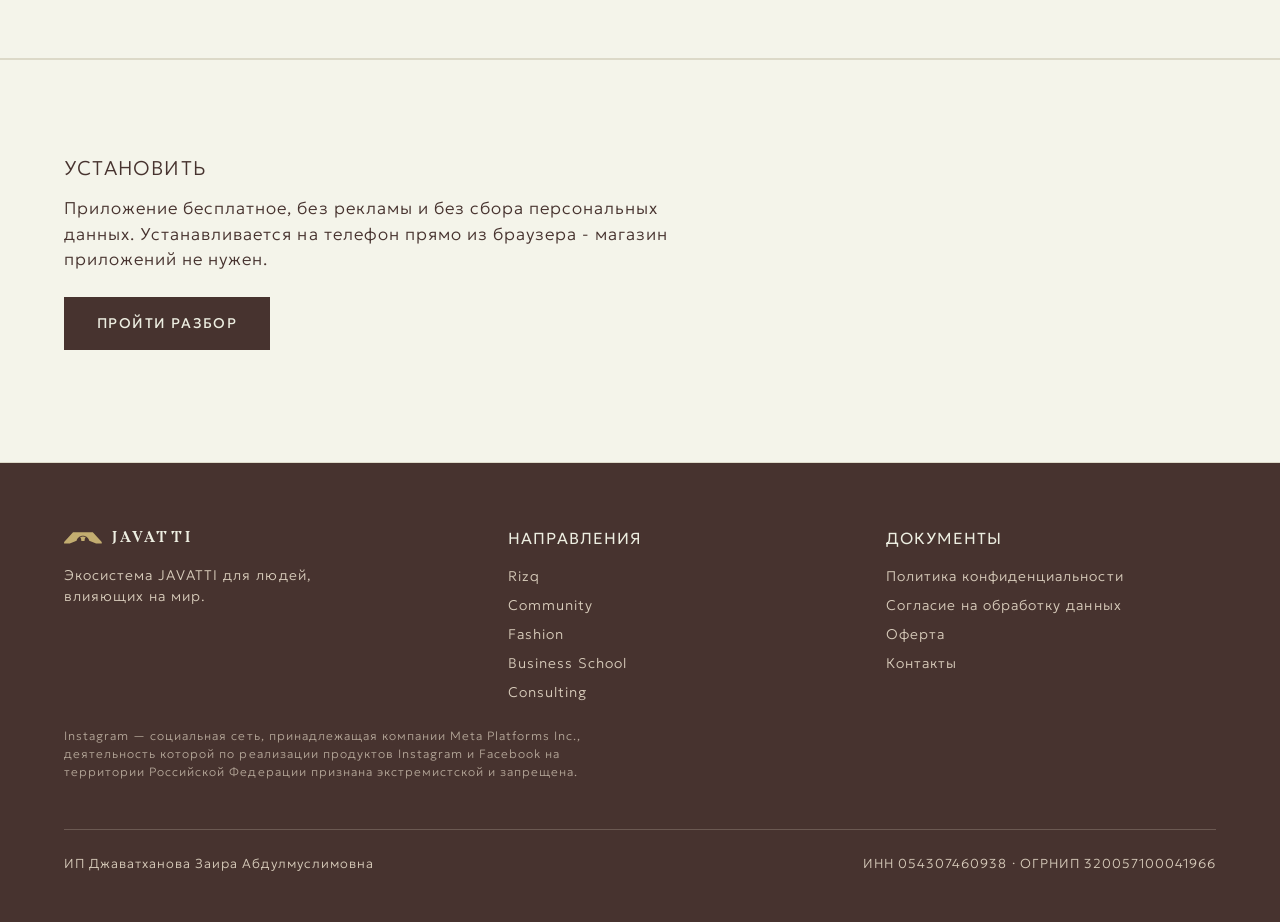
<file: rizq.html>
<!doctype html>
<html lang="ru">
<head>
<meta charset="utf-8">
<meta name="viewport" content="width=device-width,initial-scale=1">
<title>Rizq - приложение и журнал | JAVATTI</title>
<meta name="description" content="Rizq: Коран с переводом и аудио, 99 имён, азкары, трекер намазов, календарь хиджры, калькулятор закята. Бесплатно.">
<link rel="preconnect" href="https://fonts.googleapis.com">
<link rel="preconnect" href="https://fonts.gstatic.com" crossorigin>
<link rel="stylesheet" href="https://fonts.googleapis.com/css2?family=Geologica:wght@200;300;400&display=swap">
<link rel="stylesheet" href="assets/style.css">
</head>
<body>

<header class="site-head"><div class="wrap"><a class="brand" href="index.html"><svg viewBox="76 62 132 40" role="img" aria-label="JAVATTI"><path fill="#47332F" d="M176.113,62.595h-68.762L76.267,96.393v5.411h19.675l23.734-9.013c2.186-10.173,11.229-17.799,22.056-17.799c10.826,0,19.87,7.626,22.056,17.799l23.734,9.013h19.676v-5.411L176.113,62.595z"/><path fill="#47332F" d="M136.117,93.557c0.03-0.443,0.045-0.888,0.045-1.328c0-4.271-1.401-8.449-3.962-11.859c2.895-1.612,6.174-2.461,9.533-2.461c3.36,0,6.638,0.849,9.534,2.461c-2.561,3.41-3.962,7.588-3.962,11.859c0,0.441,0.015,0.885,0.045,1.328H136.117z"/></svg><span class="name">Javatti</span></a><nav class="site-nav" aria-label="Основная навигация"><a href="index.html#club">Клуб</a><a href="index.html#eco">Экосистема JAVATTI</a><a href="index.html#start">Разбор</a></nav></div></header>

<main>
<section class="page-hero mode"><div class="wrap">
<p class="eyebrow">Основание экосистемы JAVATTI</p>
<h1>Rizq</h1>
<p class="lead">Удел и знание. Приложение, которое открывают каждый день, и журнал, который читают, когда нужны не советы, а чужой прожитый опыт.</p>
</div></section>

<section><div class="wrap">
<div class="sec-head"><p class="eyebrow">Приложение</p><h3>Что внутри</h3></div>
<div class="feat">
<div><h4>Коран</h4><p>Полный текст с переводом Кулиева, аудио шести чтецов, навигация по сурам, джузам и страницам, закладки и прогресс хатма.</p></div>
<div><h4>99 имён</h4><p>Каждое имя с разбором и дуа. Счётчик произнесённых имён и отдельные карточки для заучивания.</p></div>
<div><h4>Азкары и дуа</h4><p>Утро, вечер, сон, дорога, тревога и ещё десяток ситуаций. Личный дневник дуа - для своих просьб.</p></div>
<div><h4>Намаз и тахаджуд</h4><p>Трекер пяти намазов, ночной молитвы, садаки и благодарности. Месячный отчёт с сериями и статистикой.</p></div>
<div><h4>Кибла и хиджра</h4><p>Компас направления и календарь по лунному году, чтобы не считать даты вручную.</p></div>
<div><h4>Закят</h4><p>Калькулятор с учётом нисаба и даты. Считает то, что обычно откладывают, потому что муторно.</p></div>
</div>
<p style="margin-top:var(--sp-xl);color:var(--raindrum);font-size:.9375rem;max-width:60ch">Религиозные тексты в приложении сопровождаются оговоркой: они не прошли проверку учёного. Снимать её до проверки нельзя, и это указано прямо в приложении.</p>
</div></section>

<section style="background:var(--surface);border-top:1px solid var(--line);border-bottom:1px solid var(--line)"><div class="wrap">
<div class="sec-head"><p class="eyebrow">Журнал</p><h3>Истории, а не советы</h3></div>
<p style="max-width:60ch">Раздел внутри приложения. Женщины, которые прошли через кризис, потерю дела, выгорание и вернулись. Без глянцевого вранья и без историй успеха, которых не было.</p>
<p style="max-width:60ch">Здесь же публикуется книга «Женщина, которая верит» - восемь глав построены по именам Всевышнего и читаются прямо в приложении.</p>
</div></section>

<section class="cta-band"><div class="wrap">
<h3 style="margin-bottom:16px">Установить</h3>
<p style="max-width:56ch">Приложение бесплатное, без рекламы и без сбора персональных данных. Устанавливается на телефон прямо из браузера - магазин приложений не нужен.</p>
<p style="margin-top:24px"><a class="btn btn-dark" href="index.html#start">Пройти разбор</a></p>
</div></section>
</main>

<footer class="site-foot"><div class="wrap"><div class="foot-grid"><div><a class="brand" href="index.html" style="color:var(--cannoli)"><svg viewBox="76 62 132 40" role="img" aria-label="JAVATTI"><path fill="#C3AD70" d="M176.113,62.595h-68.762L76.267,96.393v5.411h19.675l23.734-9.013c2.186-10.173,11.229-17.799,22.056-17.799c10.826,0,19.87,7.626,22.056,17.799l23.734,9.013h19.676v-5.411L176.113,62.595z"/><path fill="#C3AD70" d="M136.117,93.557c0.03-0.443,0.045-0.888,0.045-1.328c0-4.271-1.401-8.449-3.962-11.859c2.895-1.612,6.174-2.461,9.533-2.461c3.36,0,6.638,0.849,9.534,2.461c-2.561,3.41-3.962,7.588-3.962,11.859c0,0.441,0.015,0.885,0.045,1.328H136.117z"/></svg><span class="name">Javatti</span></a><p style="margin-top:16px;font-size:.875rem;max-width:34ch">Экосистема JAVATTI для людей, влияющих на мир.</p></div><div><h4>Направления</h4><div class="foot-links"><a href="rizq.html">Rizq</a><a href="community.html">Community</a><a href="fashion.html">Fashion</a><a href="business-school.html">Business School</a><a href="consulting.html">Consulting</a></div></div><div><h4>Документы</h4><div class="foot-links"><a href="privacy.html">Политика конфиденциальности</a><a href="consent.html">Согласие на обработку данных</a><a href="offer.html">Оферта</a><a href="contacts.html">Контакты</a></div></div></div><p class="foot-disclaimer">Instagram — социальная сеть, принадлежащая компании Meta Platforms Inc., деятельность которой по реализации продуктов Instagram и Facebook на территории Российской Федерации признана экстремистской и запрещена.</p><div class="foot-bottom"><span>ИП Джаватханова Заира Абдулмуслимовна</span><span>ИНН 054307460938 · ОГРНИП 320057100041966</span></div></div></footer>

</body>
</html>
</file>
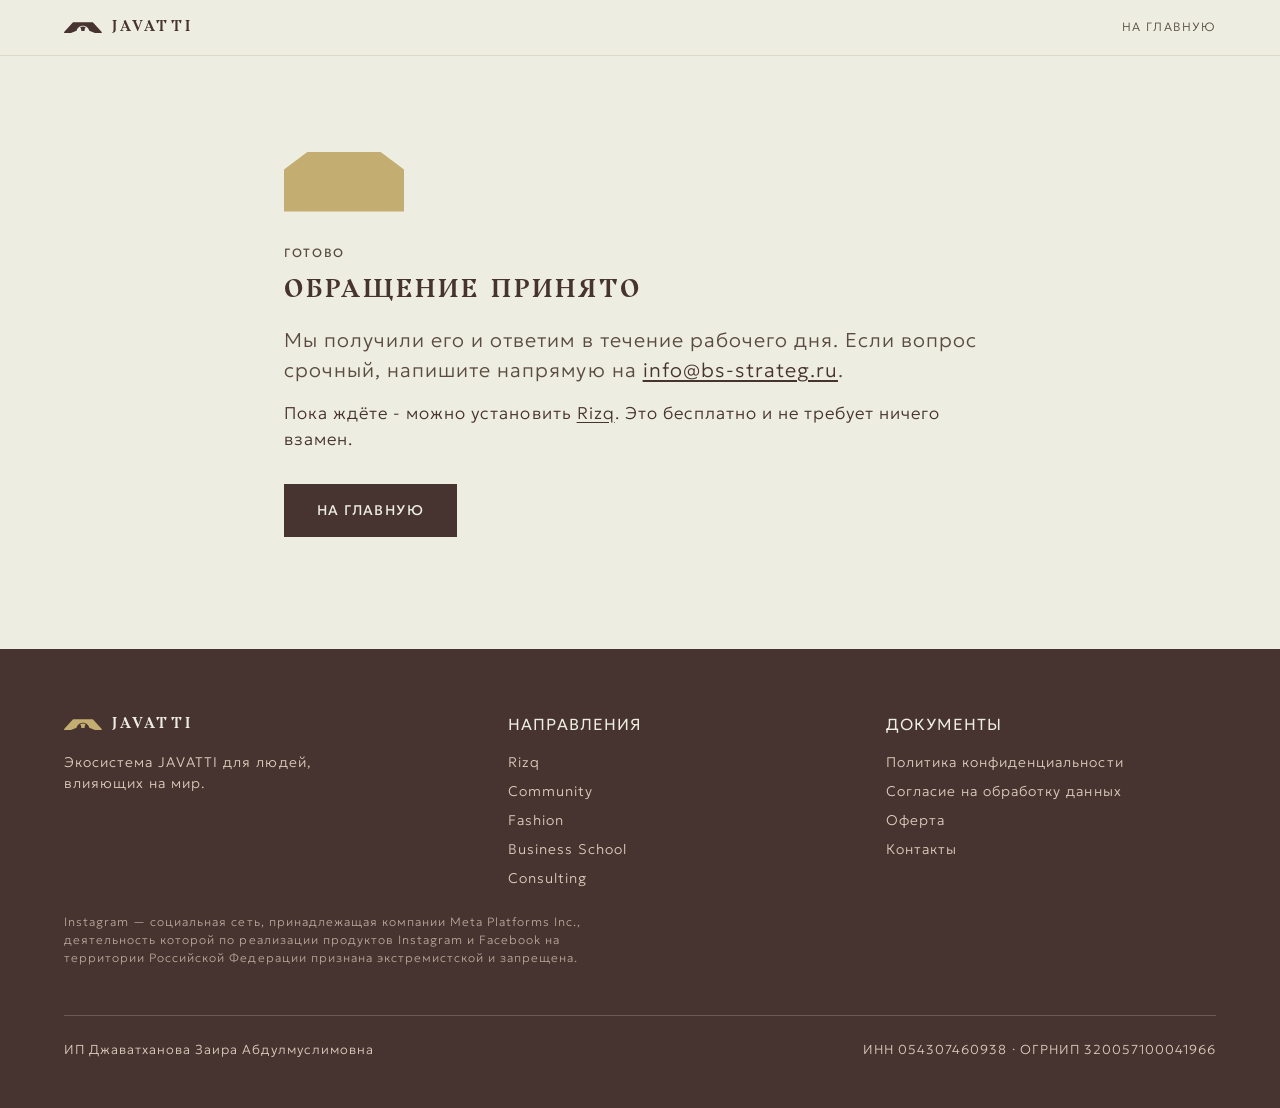
<file: thanks.html>
<!doctype html>
<html lang="ru">
<head>
<meta charset="utf-8">
<meta name="viewport" content="width=device-width,initial-scale=1">
<title>Обращение принято - JAVATTI</title>
<meta name="description" content="Обращение принято">
<meta name="robots" content="noindex">
<link rel="preconnect" href="https://fonts.googleapis.com">
<link rel="preconnect" href="https://fonts.gstatic.com" crossorigin>
<link rel="stylesheet" href="https://fonts.googleapis.com/css2?family=Geologica:wght@200;300;400&display=swap">
<link rel="stylesheet" href="assets/style.css">
</head>
<body>

<header class="site-head"><div class="wrap"><a class="brand" href="index.html"><svg viewBox="76 62 132 40" role="img" aria-label="JAVATTI"><path fill="#47332F" d="M176.113,62.595h-68.762L76.267,96.393v5.411h19.675l23.734-9.013c2.186-10.173,11.229-17.799,22.056-17.799c10.826,0,19.87,7.626,22.056,17.799l23.734,9.013h19.676v-5.411L176.113,62.595z"/><path fill="#47332F" d="M136.117,93.557c0.03-0.443,0.045-0.888,0.045-1.328c0-4.271-1.401-8.449-3.962-11.859c2.895-1.612,6.174-2.461,9.533-2.461c3.36,0,6.638,0.849,9.534,2.461c-2.561,3.41-3.962,7.588-3.962,11.859c0,0.441,0.015,0.885,0.045,1.328H136.117z"/></svg><span class="name">Javatti</span></a><nav class="site-nav" aria-label="Основная навигация"><a href="index.html">На главную</a></nav></div></header>

<main>
<section class="thanks"><div class="wrap wrap-narrow">
<div class="arch bridge" style="width:120px;height:60px;background:var(--gold);clip-path:polygon(0 100%,0 30%,20% 0,80% 0,100% 30%,100% 100%);margin-bottom:32px"></div>
<p class="eyebrow">Готово</p>
<h1 class="doc-title" style="margin-bottom:20px">Обращение принято</h1>
<p class="lead" style="color:var(--raindrum)">Мы получили его и ответим в течение рабочего дня. Если вопрос срочный, напишите напрямую на <a href="mailto:info@bs-strateg.ru">info@bs-strateg.ru</a>.</p>
<p>Пока ждёте - можно установить <a href="rizq.html">Rizq</a>. Это бесплатно и не требует ничего взамен.</p>
<p style="margin-top:32px"><a class="btn btn-dark" href="index.html">На главную</a></p>
</div></section>
</main>

<footer class="site-foot"><div class="wrap"><div class="foot-grid"><div><a class="brand" href="index.html" style="color:var(--cannoli)"><svg viewBox="76 62 132 40" role="img" aria-label="JAVATTI"><path fill="#C3AD70" d="M176.113,62.595h-68.762L76.267,96.393v5.411h19.675l23.734-9.013c2.186-10.173,11.229-17.799,22.056-17.799c10.826,0,19.87,7.626,22.056,17.799l23.734,9.013h19.676v-5.411L176.113,62.595z"/><path fill="#C3AD70" d="M136.117,93.557c0.03-0.443,0.045-0.888,0.045-1.328c0-4.271-1.401-8.449-3.962-11.859c2.895-1.612,6.174-2.461,9.533-2.461c3.36,0,6.638,0.849,9.534,2.461c-2.561,3.41-3.962,7.588-3.962,11.859c0,0.441,0.015,0.885,0.045,1.328H136.117z"/></svg><span class="name">Javatti</span></a><p style="margin-top:16px;font-size:.875rem;max-width:34ch">Экосистема JAVATTI для людей, влияющих на мир.</p></div><div><h4>Направления</h4><div class="foot-links"><a href="rizq.html">Rizq</a><a href="community.html">Community</a><a href="fashion.html">Fashion</a><a href="business-school.html">Business School</a><a href="consulting.html">Consulting</a></div></div><div><h4>Документы</h4><div class="foot-links"><a href="privacy.html">Политика конфиденциальности</a><a href="consent.html">Согласие на обработку данных</a><a href="offer.html">Оферта</a><a href="contacts.html">Контакты</a></div></div></div><p class="foot-disclaimer">Instagram — социальная сеть, принадлежащая компании Meta Platforms Inc., деятельность которой по реализации продуктов Instagram и Facebook на территории Российской Федерации признана экстремистской и запрещена.</p><div class="foot-bottom"><span>ИП Джаватханова Заира Абдулмуслимовна</span><span>ИНН 054307460938 · ОГРНИП 320057100041966</span></div></div></footer>

</body>
</html>
</file>
<file: assets/style.css>
/* ============================================================
   JAVATTI GROUP - стили сайта
   Строго по дизайн-системе бренда. Правила: ../CLAUDE.md
   ============================================================ */

@font-face{
  font-family:"Shadower";
  src:url("Shadower.woff2") format("woff2");
  font-weight:700;
  font-display:swap;
}

:root{
  --cannoli:#EDEEE1;
  --tapioca:#D7CBBA;
  --gold:#C3AD70;
  --straw:#D9C490;
  --chicory:#47332F;
  --raindrum:#5B4B40;
  --rifle:#3F4632;
  --pesto:#565C33;
  --cabernet:#5D262E;
  --russet:#773B43;

  --surface:#F4F4EA;
  --line:#DCD9C8;
  --line-strong:#C8C3AE;

  --font-head:"Shadower",Georgia,serif;
  --font-text:"Geologica","Segoe UI",system-ui,sans-serif;
  --track-head:.12em;
  --track-text:.06em;

  --sp-2xs:8px; --sp-xs:12px; --sp-sm:16px; --sp-md:24px;
  --sp-lg:32px; --sp-xl:48px; --sp-2xl:64px; --sp-3xl:96px; --sp-4xl:128px;
  --container:1200px;
  --measure:62ch;
}

*{box-sizing:border-box}

html{scroll-behavior:smooth}

body{
  margin:0;
  background:var(--cannoli);
  color:var(--chicory);
  font-family:var(--font-text);
  font-weight:200;
  font-size:17px;
  line-height:1.5;
  letter-spacing:var(--track-text);
  -webkit-font-smoothing:antialiased;
}

.wrap{max-width:var(--container);margin:0 auto;padding:0 var(--sp-md)}

h1,h2,h3,h4{margin:0}

.h1,h1{
  font-family:var(--font-head);font-weight:700;text-transform:uppercase;
  font-size:clamp(2.25rem,1.2rem+4vw,4rem);line-height:1.08;letter-spacing:var(--track-head);
}
.h2,h2{
  font-family:var(--font-head);font-weight:700;text-transform:uppercase;
  font-size:clamp(1.25rem,1rem+1vw,1.625rem);line-height:1.05;letter-spacing:var(--track-head);
}
.h3,h3{
  font-family:var(--font-text);font-weight:200;text-transform:uppercase;
  font-size:clamp(1.5rem,1.1rem+1.4vw,2rem);line-height:1.25;letter-spacing:var(--track-text);
}
.h4,h4{
  font-family:var(--font-text);font-weight:300;text-transform:uppercase;
  font-size:1rem;line-height:1.45;letter-spacing:var(--track-text);
}

p{margin:0 0 var(--sp-sm);max-width:var(--measure)}
.lead{font-size:1.25rem;line-height:1.5;color:var(--raindrum);max-width:52ch}
.caption{font-size:.8125rem;color:var(--raindrum);line-height:1.45}

.eyebrow{
  font-family:var(--font-text);font-weight:400;font-size:.75rem;
  text-transform:uppercase;letter-spacing:.14em;color:var(--raindrum);margin:0;
}

a{color:var(--chicory);text-underline-offset:3px}
a:focus-visible,button:focus-visible,input:focus-visible,textarea:focus-visible,select:focus-visible{
  outline:2px solid var(--chicory);outline-offset:3px
}

/* ---------- арки ---------- */
.arch-round{border-radius:999px 999px 0 0}
.arch-bridge{clip-path:polygon(0 100%,0 26%,22% 0,78% 0,100% 26%,100% 100%)}

/* ---------- шапка ---------- */
.site-head{border-bottom:1px solid var(--line);background:var(--cannoli)}
.site-head .wrap{display:flex;align-items:center;justify-content:space-between;gap:var(--sp-md);padding-top:var(--sp-sm);padding-bottom:var(--sp-sm)}
.brand{display:flex;align-items:center;gap:10px;text-decoration:none;color:var(--chicory)}
.brand svg{width:38px;height:auto;flex:none}
.brand .name{font-family:var(--font-head);font-weight:700;text-transform:uppercase;letter-spacing:.22em;font-size:.9375rem}
.site-nav{display:flex;gap:var(--sp-md);flex-wrap:wrap}
.site-nav a{font-size:.75rem;text-transform:uppercase;letter-spacing:.12em;color:var(--raindrum);text-decoration:none}
.site-nav a:hover{color:var(--chicory)}

/* ---------- герой ---------- */
.hero{background:var(--chicory);color:var(--cannoli);padding:var(--sp-4xl) 0}
.hero .eyebrow{color:var(--gold)}
.hero h1{color:var(--straw);margin:var(--sp-md) 0 var(--sp-md)}
.hero .lead{color:var(--tapioca);max-width:46ch}
.hero-inner{display:grid;grid-template-columns:1.15fr .85fr;gap:var(--sp-2xl);align-items:end}
.hero-arches{display:grid;grid-template-columns:repeat(3,1fr);gap:var(--sp-xs);align-items:end}
.hero-arches span{display:block;background:var(--raindrum)}
.hero-arches span:nth-child(1){height:120px}
.hero-arches span:nth-child(2){height:170px;background:var(--gold)}
.hero-arches span:nth-child(3){height:96px}

/* ---------- кнопки ---------- */
.btn{
  display:inline-block;font-family:var(--font-text);font-weight:400;font-size:.875rem;
  text-transform:uppercase;letter-spacing:.1em;padding:15px 32px;border:1px solid transparent;
  cursor:pointer;text-decoration:none;transition:background .16s ease,color .16s ease,border-color .16s ease;
}
.btn-primary{background:var(--gold);color:var(--chicory)}
.btn-primary:hover{background:var(--straw)}
.btn-ghost{background:transparent;color:var(--cannoli);border-color:var(--tapioca)}
.btn-ghost:hover{background:var(--cannoli);color:var(--chicory)}
.btn-outline{background:transparent;color:var(--chicory);border-color:var(--line-strong)}
.btn-outline:hover{background:var(--chicory);color:var(--cannoli);border-color:var(--chicory)}
.btn-dark{background:var(--chicory);color:var(--cannoli)}
.btn-dark:hover{background:var(--raindrum)}

/* ---------- секции ---------- */
section{padding:var(--sp-3xl) 0}
.sec-head{margin-bottom:var(--sp-2xl);display:grid;gap:var(--sp-sm)}

/* направления */
.dirs{display:grid;grid-template-columns:repeat(auto-fit,minmax(290px,1fr));gap:var(--sp-md)}
.dir{
  display:flex;flex-direction:column;text-decoration:none;color:inherit;
  border:1px solid var(--line);background:var(--surface);
  transition:border-color .16s ease,transform .16s ease;
}
.dir:hover{border-color:var(--gold)}
.dir .visual{height:150px;background:var(--tapioca)}
.dir.biz .visual{background:var(--chicory)}
.dir.dev .visual{background:var(--rifle)}
.dir.mode .visual{background:var(--cabernet)}
.dir .body{padding:var(--sp-md);display:grid;gap:var(--sp-2xs)}
.dir h4{color:var(--chicory)}
.dir p{font-size:.9375rem;color:var(--raindrum);margin:0}
.dir .more{font-size:.75rem;text-transform:uppercase;letter-spacing:.12em;color:var(--raindrum);margin-top:var(--sp-2xs)}

/* цены клуба */
.club-price{display:grid;grid-template-columns:1fr 1fr;gap:var(--sp-md);align-items:stretch}
.pc{border:1px solid var(--line);padding:var(--sp-md);display:flex;flex-direction:column;gap:8px}
.pc-main{border-color:var(--line-strong);background:var(--cannoli)}
.pc-num{font-family:var(--font-head);font-weight:700;font-size:1.5rem;letter-spacing:.08em;margin:0;line-height:1.1;font-variant-numeric:tabular-nums}
.pc-note{font-size:.9375rem;margin:0;color:var(--raindrum)}

/* принципы */
.principles{display:grid;grid-template-columns:repeat(auto-fit,minmax(260px,1fr));gap:var(--sp-xl)}
.principle .num{font-family:var(--font-head);font-weight:700;font-size:1.5rem;color:var(--gold);letter-spacing:var(--track-head)}
.principle h4{margin:var(--sp-2xs) 0}
.principle p{font-size:.9375rem;color:var(--raindrum);margin:0}

/* форма */
.form-band{background:var(--surface);border-top:1px solid var(--line);border-bottom:1px solid var(--line)}
.form-grid{display:grid;grid-template-columns:.9fr 1.1fr;gap:var(--sp-2xl);align-items:start}
.field{display:grid;gap:6px;margin-bottom:var(--sp-md)}
.field label{font-size:.75rem;text-transform:uppercase;letter-spacing:.1em;color:var(--raindrum)}
.field input,.field textarea,.field select{
  font-family:var(--font-text);font-weight:200;font-size:1rem;padding:12px 0;
  border:0;border-bottom:1px solid var(--line-strong);background:transparent;color:var(--chicory);
  border-radius:0;
}
.field input:focus,.field textarea:focus,.field select:focus{outline:none;border-bottom-color:var(--gold)}
.field .err{font-size:.8125rem;color:var(--cabernet);display:none}
.field.invalid input,.field.invalid textarea,.field.invalid select{border-bottom-color:var(--cabernet)}
.field.invalid .err{display:block}
.consent{display:flex;gap:10px;align-items:flex-start;margin-bottom:var(--sp-sm);font-size:.875rem;color:var(--raindrum);max-width:56ch}
.consent input{margin-top:5px;accent-color:var(--chicory);flex:none}
.form-note{font-size:.8125rem;color:var(--raindrum);margin-top:var(--sp-sm)}
.form-status{margin-top:var(--sp-sm);font-size:.9375rem;display:none}
.form-status.ok{display:block;color:var(--rifle)}
.form-status.bad{display:block;color:var(--cabernet)}

/* ступени экосистемы */
.steps{list-style:none;padding:0;margin:0;display:grid}
.step-row{display:grid;grid-template-columns:132px 1fr;gap:var(--sp-xl);padding:var(--sp-lg) 0;border-top:1px solid var(--line);align-items:start}
.step-row:last-child{border-bottom:1px solid var(--line)}
.step-mark{display:flex;flex-direction:column;gap:var(--sp-sm)}
.step-n{font-family:var(--font-head);font-weight:700;font-size:1.125rem;letter-spacing:.14em;color:var(--line-strong);font-variant-numeric:tabular-nums}
.step-arch{display:block;width:100%;height:72px;background:var(--tapioca)}
.step-arch.biz{background:var(--chicory)}
.step-arch.dev{background:var(--rifle)}
.step-arch.mode{background:var(--cabernet)}
.step-role{font-size:.7rem;text-transform:uppercase;letter-spacing:.14em;color:var(--raindrum);margin:0 0 8px}
.step-body h4{margin:0 0 10px;font-size:1.25rem;text-transform:none;font-weight:300;letter-spacing:.04em}
.step-body h4 a{text-decoration:none;border-bottom:1px solid var(--line-strong);padding-bottom:2px}
.step-body h4 a:hover{border-bottom-color:var(--gold)}
.step-body p{margin:0;max-width:62ch;color:var(--raindrum)}

/* основатель */
.founder{display:grid;gap:var(--sp-xl)}
.founder-portrait{margin:0}
.founder-portrait img{
  display:block;width:100%;height:auto;
  clip-path:polygon(0 100%,0 20%,11% 0,89% 0,100% 20%,100% 100%);
}
.founder-portrait figcaption{
  font-size:.75rem;text-transform:uppercase;letter-spacing:.14em;
  color:var(--raindrum);margin-top:12px;
}
.founder-facts{display:grid;grid-template-columns:repeat(3,1fr);gap:var(--sp-md);margin-top:var(--sp-lg);padding-top:var(--sp-lg);border-top:1px solid var(--line)}
.ff-n{display:block;font-family:var(--font-head);font-weight:700;font-size:1.375rem;letter-spacing:.06em;color:var(--chicory);font-variant-numeric:tabular-nums}
.ff-t{display:block;font-size:.8125rem;color:var(--raindrum);margin-top:6px;line-height:1.35}

@media (max-width:820px){
  .club-price{grid-template-columns:1fr}
  .step-row{grid-template-columns:88px 1fr;gap:var(--sp-md)}
  .step-arch{height:56px}
  .founder-facts{grid-template-columns:1fr;gap:var(--sp-sm)}
}

/* документы и внутренние страницы */
.wrap-narrow{max-width:760px}
.doc{padding:var(--sp-3xl) 0 var(--sp-2xl)}
.doc-title{font-size:clamp(1.5rem,1.1rem+1.6vw,2.25rem);margin:var(--sp-sm) 0 var(--sp-2xs);text-wrap:balance}
.doc-date{font-size:.8125rem;color:var(--raindrum);margin-bottom:var(--sp-xl)}
.doc h2{font-size:1rem;margin:var(--sp-xl) 0 var(--sp-sm)}
.doc h3{font-size:1.125rem;margin:var(--sp-lg) 0 var(--sp-sm);text-transform:none;font-weight:300}
.doc p{max-width:none}
.doc ul{padding-left:1.1em;margin:0 0 var(--sp-sm)}
.doc li{margin-bottom:6px}
.doc-note{background:var(--surface);border-left:3px solid var(--gold);padding:var(--sp-md);margin-bottom:var(--sp-xl)}
.doc-note p{font-size:.9375rem;color:var(--raindrum)}
.req{list-style:none;padding:0;margin:0 0 var(--sp-md)}
.req li{display:flex;gap:var(--sp-sm);flex-wrap:wrap;padding:9px 0;border-bottom:1px solid var(--line);font-size:.9375rem}
.req li span{min-width:190px;color:var(--raindrum);font-size:.8125rem;text-transform:uppercase;letter-spacing:.1em;padding-top:2px}
.doc-back{margin-top:var(--sp-2xl);padding-top:var(--sp-md);border-top:1px solid var(--line)}

/* страница направления */
.page-hero{background:var(--chicory);color:var(--cannoli);padding:var(--sp-3xl) 0}
.page-hero .eyebrow{color:var(--gold)}
.page-hero h1{color:var(--straw);margin:var(--sp-sm) 0 var(--sp-md);text-wrap:balance}
.page-hero .lead{color:var(--tapioca);max-width:52ch}
.page-hero.dev{background:var(--rifle)}
.page-hero.mode{background:var(--cabernet)}
.feat{display:grid;grid-template-columns:repeat(auto-fit,minmax(240px,1fr));gap:var(--sp-lg)}
.feat h4{margin-bottom:var(--sp-2xs)}
.feat p{font-size:.9375rem;color:var(--raindrum);margin:0}
.cta-band{background:var(--surface);border-top:1px solid var(--line);border-bottom:1px solid var(--line);text-align:left}
.thanks{min-height:64vh;display:flex;align-items:center}

/* подвал */
.site-foot{background:var(--chicory);color:var(--tapioca);padding:var(--sp-2xl) 0 var(--sp-xl)}
.site-foot a{color:var(--tapioca)}
.foot-grid{display:grid;grid-template-columns:1.2fr 1fr 1fr;gap:var(--sp-xl)}
.foot-grid h4{color:var(--cannoli);margin-bottom:var(--sp-sm)}
.foot-links{display:grid;gap:8px}
.foot-links a{font-size:.875rem;text-decoration:none}
.foot-links a:hover{color:var(--straw)}
.foot-bottom{margin-top:var(--sp-xl);padding-top:var(--sp-md);border-top:1px solid rgba(215,203,186,.25);display:flex;justify-content:space-between;gap:var(--sp-md);flex-wrap:wrap;font-size:.8125rem}

/* куки */
.cookie{
  position:fixed;left:var(--sp-md);right:var(--sp-md);bottom:var(--sp-md);z-index:60;
  background:var(--chicory);color:var(--tapioca);padding:var(--sp-md);
  display:flex;gap:var(--sp-md);align-items:center;justify-content:space-between;flex-wrap:wrap;
  max-width:var(--container);margin:0 auto;
}
.cookie p{margin:0;font-size:.875rem;max-width:60ch;color:var(--tapioca)}
.cookie .acts{display:flex;gap:var(--sp-2xs);flex-wrap:wrap}
.cookie.hidden{display:none}

@media (max-width:900px){
  .hero-inner,.meta-grid,.form-grid{grid-template-columns:1fr}
  .foot-grid{grid-template-columns:1fr;gap:var(--sp-lg)}
  .site-head .wrap{flex-direction:column;align-items:flex-start}
  body{font-size:16px}
}
@media (prefers-reduced-motion:reduce){*{transition:none!important;scroll-behavior:auto!important}}

.foot-disclaimer{font-size:.75rem;color:var(--tapioca);opacity:.75;max-width:70ch;margin:var(--sp-md) 0 0;line-height:1.5}
</file>
